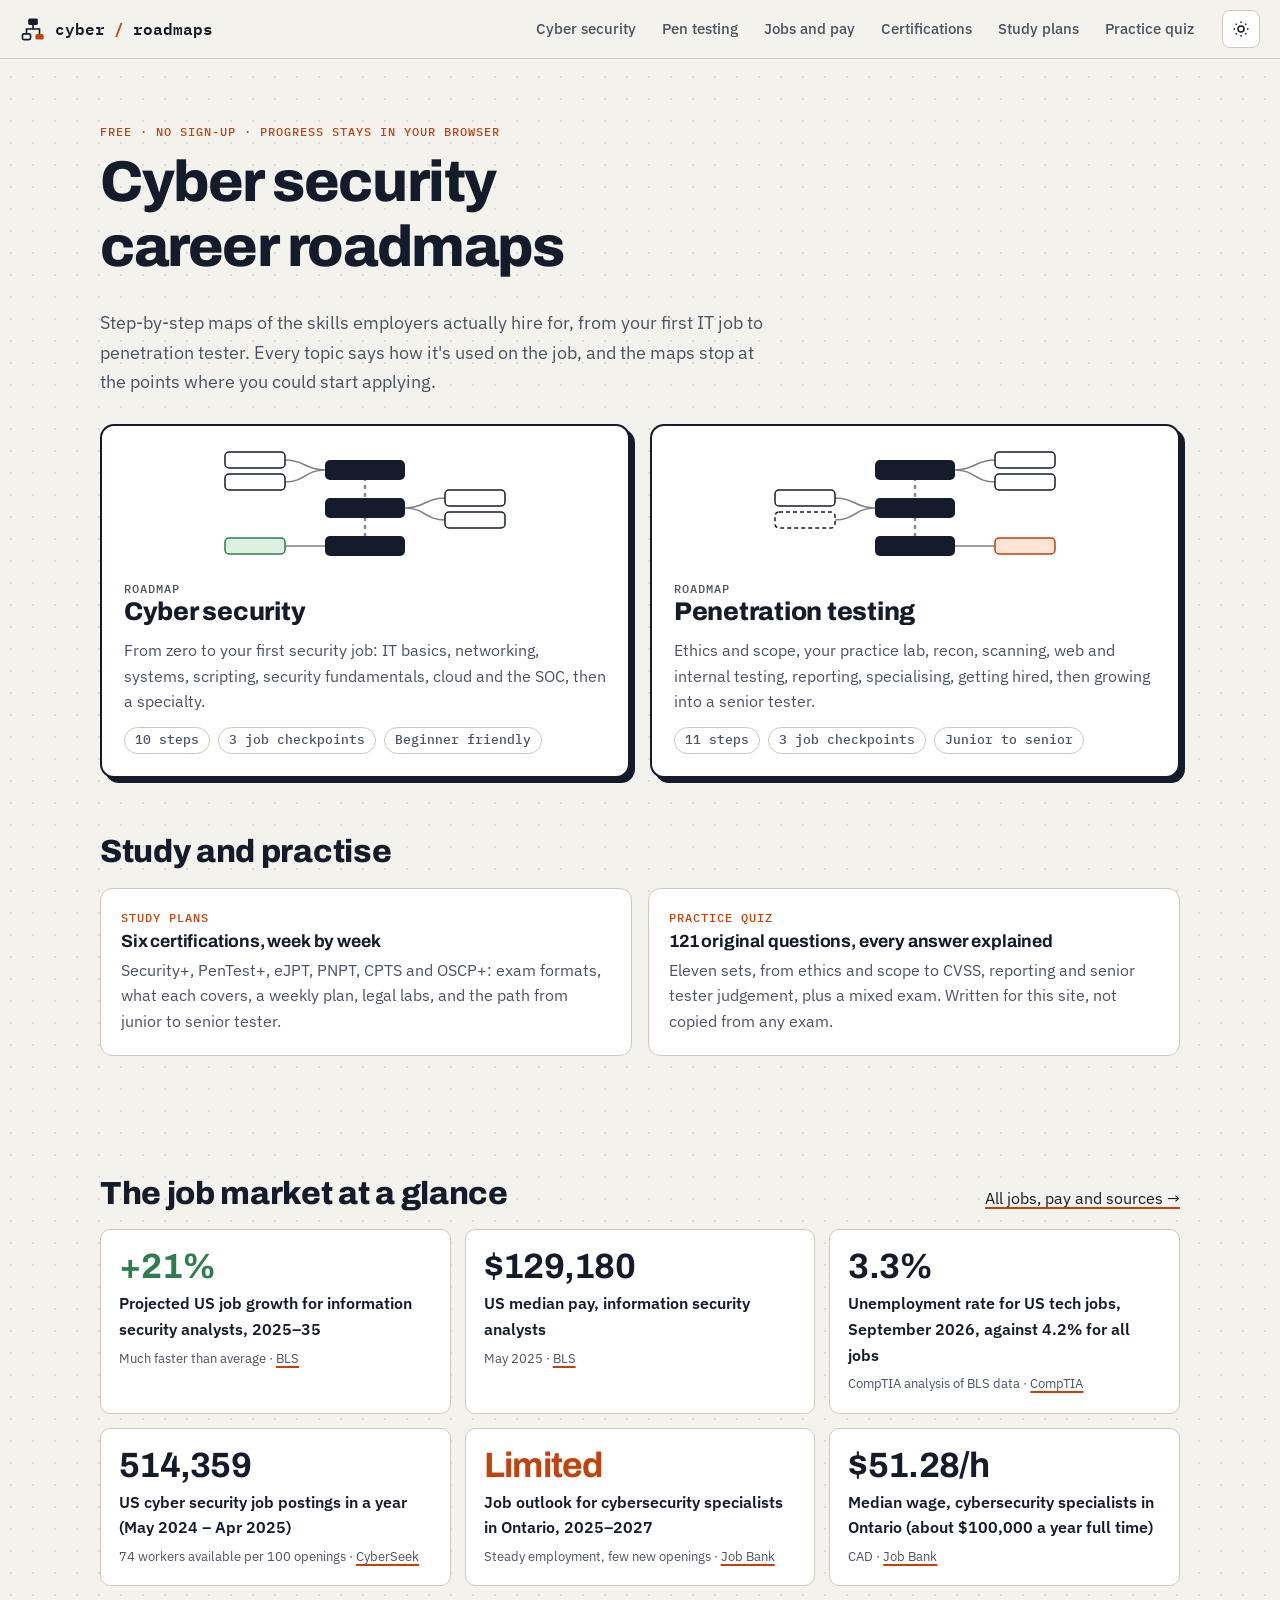
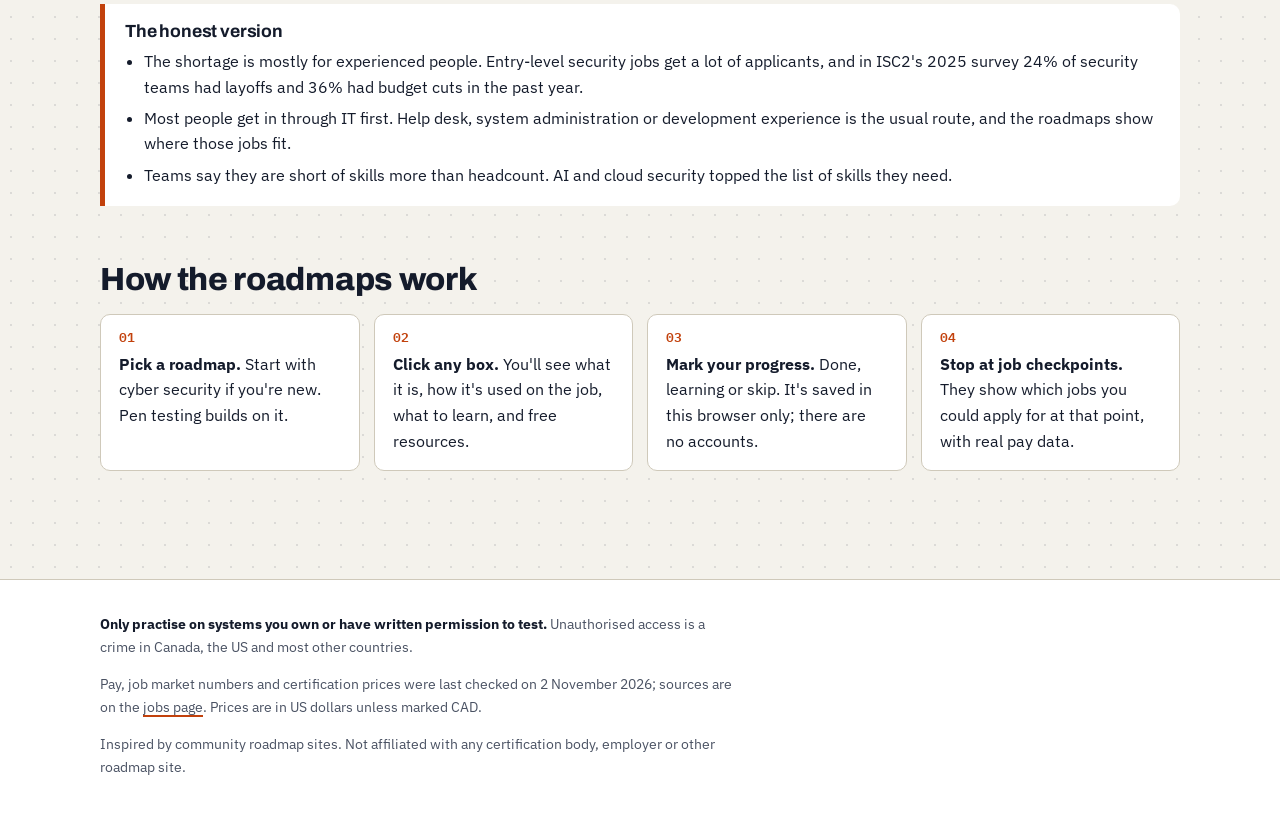
<file: index.html>
<!doctype html>
<html lang="en">
<head>
<meta charset="utf-8">
<meta name="viewport" content="width=device-width, initial-scale=1">
<title>Cyber Security Career Roadmaps</title>
<meta name="description" content="Free, interactive roadmaps for a career in cyber security and penetration testing: the skills employers hire for, job checkpoints, real pay and job market data, and the certifications worth getting.">
<meta name="color-scheme" content="light dark">
<link rel="icon" href="data:image/svg+xml,%3Csvg xmlns='http://www.w3.org/2000/svg' viewBox='0 0 32 32'%3E%3Crect width='32' height='32' rx='6' fill='%23141b2b'/%3E%3Crect x='10' y='5' width='12' height='7' rx='2' fill='%23f4f2ec'/%3E%3Cpath d='M16 12v5M8 23v-6h16v6' fill='none' stroke='%23f4f2ec' stroke-width='2'/%3E%3Crect x='3' y='22' width='10' height='6' rx='2' fill='none' stroke='%23f4f2ec' stroke-width='2'/%3E%3Crect x='19' y='22' width='10' height='6' rx='2' fill='%23ff8a57'/%3E%3C/svg%3E">
<link rel="preconnect" href="https://fonts.googleapis.com">
<link rel="preconnect" href="https://fonts.gstatic.com" crossorigin>
<link rel="stylesheet" href="https://fonts.googleapis.com/css2?family=Archivo:wght@600;700;800&family=IBM+Plex+Mono:wght@400;500;600&family=IBM+Plex+Sans:ital,wght@0,400;0,500;0,600;1,400&display=swap">
<link rel="stylesheet" href="styles.css">
<script>try { var t = localStorage.getItem("cyber-roadmaps:theme"); if (t) document.documentElement.dataset.theme = t; } catch (e) {}</script>
</head>
<body>
<a class="skip" href="#main">Skip to content</a>

<header class="site-head">
  <a class="brand" href="index.html">
    <svg viewBox="0 0 32 32" aria-hidden="true"><rect x="10" y="3" width="12" height="8" rx="2" fill="currentColor"/><path d="M16 11v5M8 22v-6h16v6" fill="none" stroke="currentColor" stroke-width="2"/><rect x="3" y="22" width="10" height="7" rx="2" fill="none" stroke="currentColor" stroke-width="2"/><rect x="19" y="22" width="10" height="7" rx="2" style="fill: var(--accent)"/></svg>
    cyber<span>/</span>roadmaps
  </a>
  <nav class="site-nav" aria-label="Main">
    <a href="cyber-security.html">Cyber security</a>
    <a href="penetration-testing.html">Pen testing</a>
    <a href="jobs.html">Jobs and pay</a>
    <a href="certifications.html">Certifications</a>
    <a href="study.html">Study plans</a>
    <a href="practice.html">Practice quiz</a>
  </nav>
  <button type="button" class="theme-toggle" id="theme-toggle" aria-label="Switch theme">
    <svg class="sun" viewBox="0 0 24 24" fill="none" stroke="currentColor" stroke-width="2" aria-hidden="true"><circle cx="12" cy="12" r="4"/><path d="M12 2v2M12 20v2M4.9 4.9l1.4 1.4M17.7 17.7l1.4 1.4M2 12h2M20 12h2M4.9 19.1l1.4-1.4M17.7 6.3l1.4-1.4"/></svg>
    <svg class="moon" viewBox="0 0 24 24" fill="none" stroke="currentColor" stroke-width="2" aria-hidden="true"><path d="M21 12.8A9 9 0 1 1 11.2 3a7 7 0 0 0 9.8 9.8z"/></svg>
  </button>
</header>

<main id="main">
  <section class="wrap hero">
    <p class="kicker">Free · no sign-up · progress stays in your browser</p>
    <h1>Cyber security career roadmaps</h1>
    <p class="lede">Step-by-step maps of the skills employers actually hire for, from your first IT job to penetration tester. Every topic says how it's used on the job, and the maps stop at the points where you could start applying.</p>

    <div class="road-cards">
      <a class="road-card" href="cyber-security.html">
        <svg class="mini" viewBox="0 0 320 120" aria-hidden="true">
          <path d="M160 14V106" stroke="currentColor" stroke-width="2.5" stroke-dasharray="2 6" stroke-linecap="round" opacity=".5"/>
          <path d="M120 22C100 22 100 12 80 12M120 22C100 22 100 34 80 34M200 60C220 60 220 50 240 50M200 60C220 60 220 72 240 72M120 98C100 98 100 98 80 98" fill="none" stroke="currentColor" stroke-width="1.5" opacity=".55"/>
          <rect x="120" y="12" width="80" height="20" rx="5" fill="currentColor"/>
          <rect x="120" y="50" width="80" height="20" rx="5" fill="currentColor"/>
          <rect x="120" y="88" width="80" height="20" rx="5" fill="currentColor"/>
          <rect x="20" y="4" width="60" height="16" rx="4" fill="none" stroke="currentColor" stroke-width="1.5"/>
          <rect x="20" y="26" width="60" height="16" rx="4" fill="none" stroke="currentColor" stroke-width="1.5"/>
          <rect x="240" y="42" width="60" height="16" rx="4" fill="none" stroke="currentColor" stroke-width="1.5"/>
          <rect x="240" y="64" width="60" height="16" rx="4" fill="none" stroke="currentColor" stroke-width="1.5"/>
          <rect x="20" y="90" width="60" height="16" rx="4" style="fill: var(--done-soft); stroke: var(--done)" stroke-width="1.5"/>
        </svg>
        <div>
          <p class="kicker">Roadmap</p>
          <h2>Cyber security</h2>
        </div>
        <p>From zero to your first security job: IT basics, networking, systems, scripting, security fundamentals, cloud and the SOC, then a specialty.</p>
        <div class="meta"><span>10 steps</span><span>3 job checkpoints</span><span>Beginner friendly</span></div>
      </a>

      <a class="road-card" href="penetration-testing.html">
        <svg class="mini" viewBox="0 0 320 120" aria-hidden="true">
          <path d="M160 14V106" stroke="currentColor" stroke-width="2.5" stroke-dasharray="2 6" stroke-linecap="round" opacity=".5"/>
          <path d="M200 22C220 22 220 12 240 12M200 22C220 22 220 34 240 34M120 60C100 60 100 50 80 50M120 60C100 60 100 72 80 72M200 98C220 98 220 98 240 98" fill="none" stroke="currentColor" stroke-width="1.5" opacity=".55"/>
          <rect x="120" y="12" width="80" height="20" rx="5" fill="currentColor"/>
          <rect x="120" y="50" width="80" height="20" rx="5" fill="currentColor"/>
          <rect x="120" y="88" width="80" height="20" rx="5" fill="currentColor"/>
          <rect x="240" y="4" width="60" height="16" rx="4" fill="none" stroke="currentColor" stroke-width="1.5"/>
          <rect x="240" y="26" width="60" height="16" rx="4" fill="none" stroke="currentColor" stroke-width="1.5"/>
          <rect x="20" y="42" width="60" height="16" rx="4" fill="none" stroke="currentColor" stroke-width="1.5"/>
          <rect x="20" y="64" width="60" height="16" rx="4" fill="none" stroke="currentColor" stroke-width="1.5" stroke-dasharray="4 3"/>
          <rect x="240" y="90" width="60" height="16" rx="4" style="fill: var(--accent-soft); stroke: var(--accent)" stroke-width="1.5"/>
        </svg>
        <div>
          <p class="kicker">Roadmap</p>
          <h2>Penetration testing</h2>
        </div>
        <p>Ethics and scope, your practice lab, recon, scanning, web and internal testing, reporting, specialising, getting hired, then growing into a senior tester.</p>
        <div class="meta"><span>11 steps</span><span>3 job checkpoints</span><span>Junior to senior</span></div>
      </a>
    </div>

    <div class="section-head"><h2>Study and practise</h2></div>
    <div class="split study-links">
      <a class="panel" href="study.html">
        <p class="kicker">Study plans</p>
        <h3>Six certifications, week by week</h3>
        <p class="muted">Security+, PenTest+, eJPT, PNPT, CPTS and OSCP+: exam formats, what each covers, a weekly plan, legal labs, and the path from junior to senior tester.</p>
      </a>
      <a class="panel" href="practice.html">
        <p class="kicker">Practice quiz</p>
        <h3>121 original questions, every answer explained</h3>
        <p class="muted">Eleven sets, from ethics and scope to CVSS, reporting and senior tester judgement, plus a mixed exam. Written for this site, not copied from any exam.</p>
      </a>
    </div>
  </section>

  <section class="wrap section" aria-labelledby="market-title">
    <div class="section-head">
      <h2 id="market-title">The job market at a glance</h2>
      <a href="jobs.html">All jobs, pay and sources →</a>
    </div>
    <div class="stats">
      <div class="stat">
        <span class="num good">+21%</span>
        <span class="label">Projected US job growth for information security analysts, 2025–35</span>
        <span class="src">Much faster than average · <a href="https://www.bls.gov/ooh/computer-and-information-technology/information-security-analysts.htm">BLS</a></span>
      </div>
      <div class="stat">
        <span class="num">$129,180</span>
        <span class="label">US median pay, information security analysts</span>
        <span class="src">May 2025 · <a href="https://www.bls.gov/ooh/computer-and-information-technology/information-security-analysts.htm">BLS</a></span>
      </div>
      <div class="stat">
        <span class="num">3.3%</span>
        <span class="label">Unemployment rate for US tech jobs, September 2026, against 4.2% for all jobs</span>
        <span class="src">CompTIA analysis of BLS data · <a href="https://www.comptia.org/en-us/about-us/news/press-releases/Employer-demand-for-tech-talent-reaches-three-year-high-CompTIA-analysis-finds/">CompTIA</a></span>
      </div>
      <div class="stat">
        <span class="num">514,359</span>
        <span class="label">US cyber security job postings in a year (May 2024 – Apr 2025)</span>
        <span class="src">74 workers available per 100 openings · <a href="https://www.cyberseek.org/docs/06-02-2025_CyberSeek_June_2025.pdf">CyberSeek</a></span>
      </div>
      <div class="stat">
        <span class="num warn">Limited</span>
        <span class="label">Job outlook for cybersecurity specialists in Ontario, 2025–2027</span>
        <span class="src">Steady employment, few new openings · <a href="https://www.jobbank.gc.ca/marketreport/outlook-occupation/297999/ON">Job Bank</a></span>
      </div>
      <div class="stat">
        <span class="num">$51.28/h</span>
        <span class="label">Median wage, cybersecurity specialists in Ontario (about $100,000 a year full time)</span>
        <span class="src">CAD · <a href="https://www.jobbank.gc.ca/marketreport/wages-occupation/297999/ON">Job Bank</a></span>
      </div>
    </div>

    <div class="honest">
      <h3>The honest version</h3>
      <ul>
        <li>The shortage is mostly for experienced people. Entry-level security jobs get a lot of applicants, and in ISC2's 2025 survey 24% of security teams had layoffs and 36% had budget cuts in the past year.</li>
        <li>Most people get in through IT first. Help desk, system administration or development experience is the usual route, and the roadmaps show where those jobs fit.</li>
        <li>Teams say they are short of skills more than headcount. AI and cloud security topped the list of skills they need.</li>
      </ul>
    </div>
  </section>

  <section class="wrap section" aria-labelledby="how-title">
    <h2 id="how-title">How the roadmaps work</h2>
    <ol class="how">
      <li><b>Pick a roadmap.</b> Start with cyber security if you're new. Pen testing builds on it.</li>
      <li><b>Click any box.</b> You'll see what it is, how it's used on the job, what to learn, and free resources.</li>
      <li><b>Mark your progress.</b> Done, learning or skip. It's saved in this browser only; there are no accounts.</li>
      <li><b>Stop at job checkpoints.</b> They show which jobs you could apply for at that point, with real pay data.</li>
    </ol>
  </section>
</main>

<footer class="site-foot">
  <div class="wrap">
    <p><strong>Only practise on systems you own or have written permission to test.</strong> Unauthorised access is a crime in Canada, the US and most other countries.</p>
    <p>Pay, job market numbers and certification prices were last checked on 2 November 2026; sources are on the <a href="jobs.html#sources">jobs page</a>. Prices are in US dollars unless marked CAD.</p>
    <p>Inspired by community roadmap sites. Not affiliated with any certification body, employer or other roadmap site.</p>
  </div>
</footer>

<script src="app.js"></script>
</body>
</html>
</file>
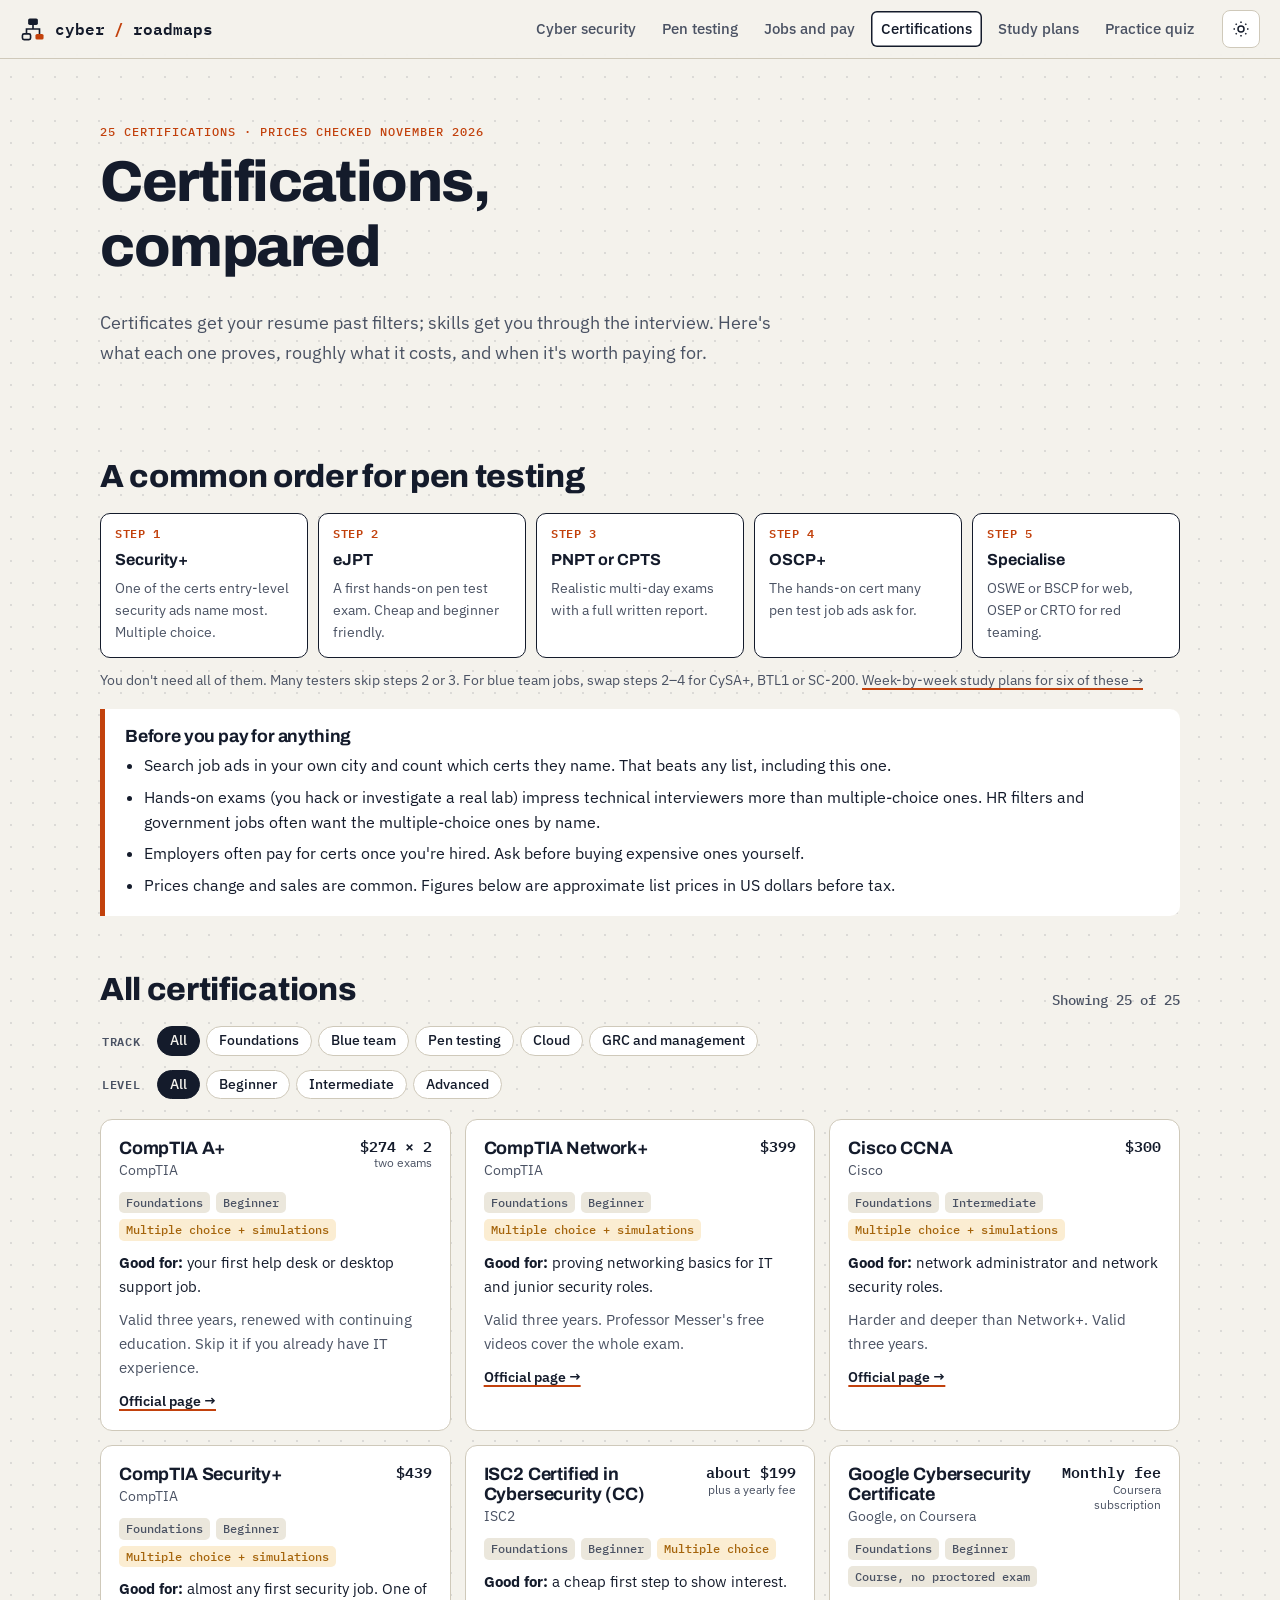
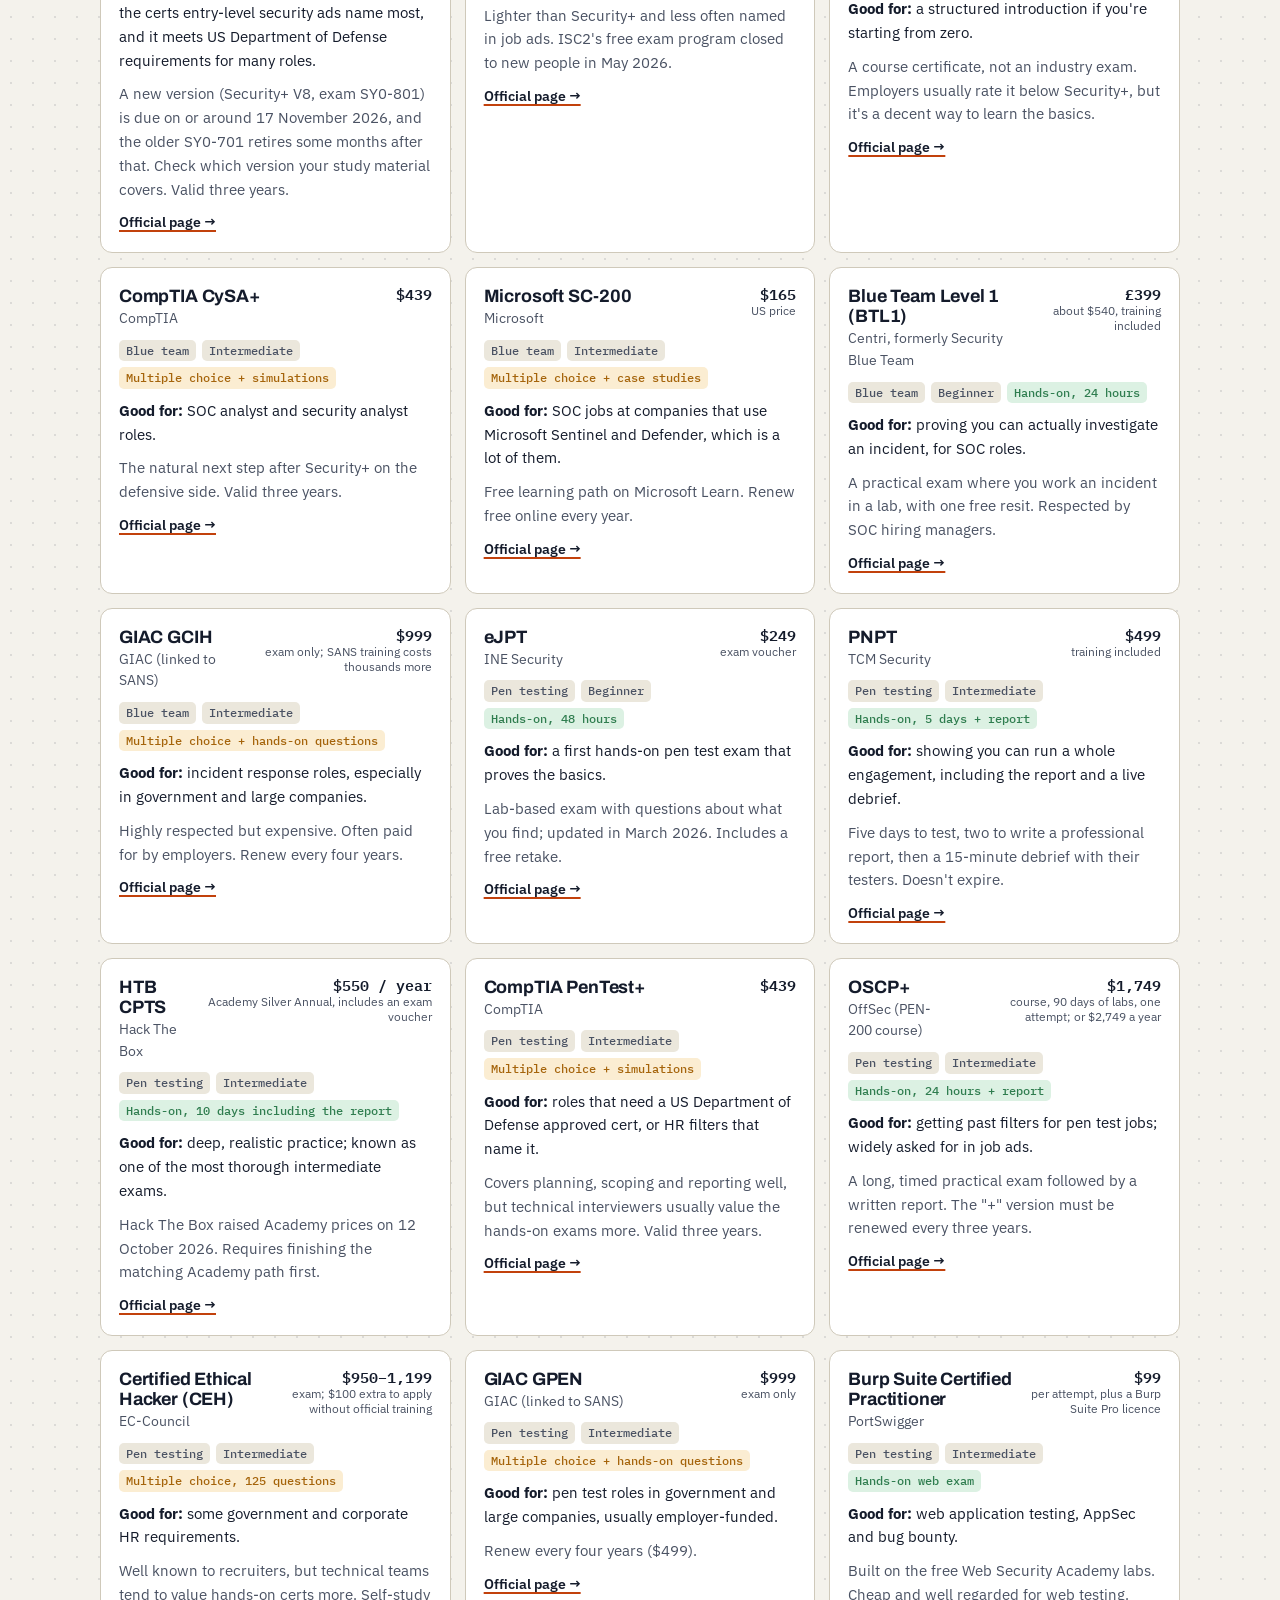
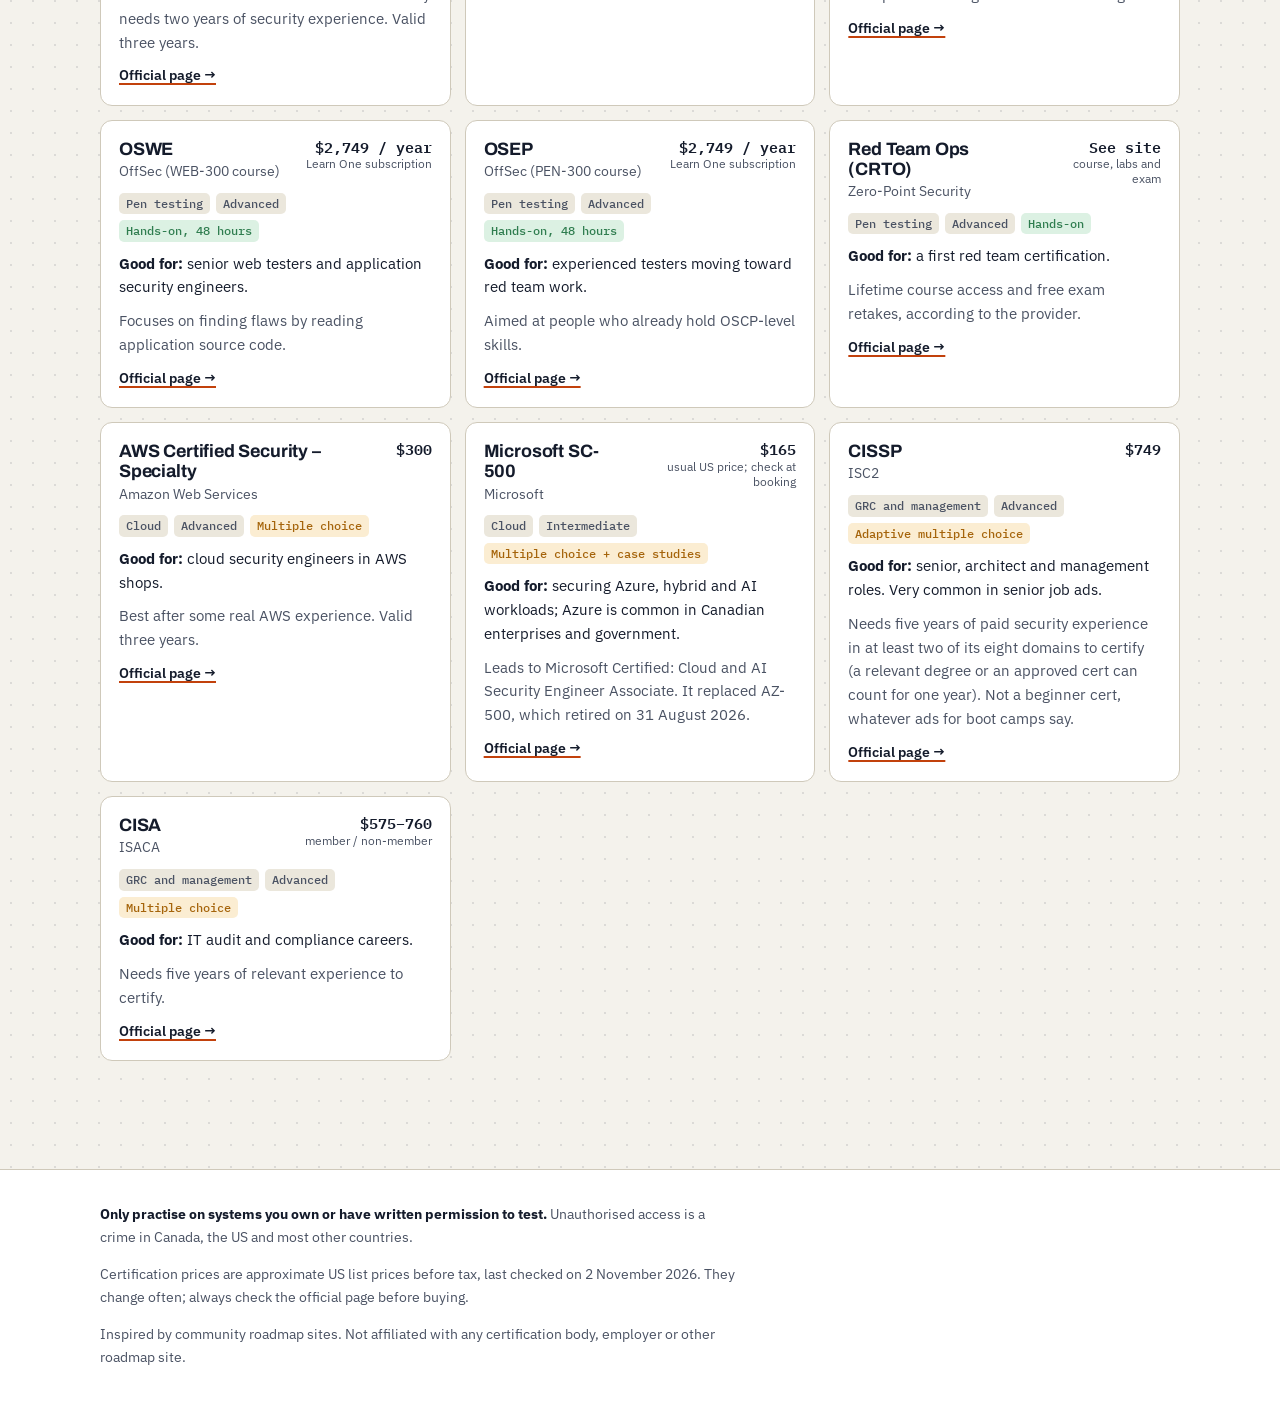
<file: certifications.html>
<!doctype html>
<html lang="en">
<head>
<meta charset="utf-8">
<meta name="viewport" content="width=device-width, initial-scale=1">
<title>Cyber Security Certifications Compared</title>
<meta name="description" content="Cyber security and penetration testing certifications compared: who runs each one, hands-on or multiple choice, approximate cost, what jobs it helps with, and a sensible order to take them.">
<meta name="color-scheme" content="light dark">
<link rel="icon" href="data:image/svg+xml,%3Csvg xmlns='http://www.w3.org/2000/svg' viewBox='0 0 32 32'%3E%3Crect width='32' height='32' rx='6' fill='%23141b2b'/%3E%3Crect x='10' y='5' width='12' height='7' rx='2' fill='%23f4f2ec'/%3E%3Cpath d='M16 12v5M8 23v-6h16v6' fill='none' stroke='%23f4f2ec' stroke-width='2'/%3E%3Crect x='3' y='22' width='10' height='6' rx='2' fill='none' stroke='%23f4f2ec' stroke-width='2'/%3E%3Crect x='19' y='22' width='10' height='6' rx='2' fill='%23ff8a57'/%3E%3C/svg%3E">
<link rel="preconnect" href="https://fonts.googleapis.com">
<link rel="preconnect" href="https://fonts.gstatic.com" crossorigin>
<link rel="stylesheet" href="https://fonts.googleapis.com/css2?family=Archivo:wght@600;700;800&family=IBM+Plex+Mono:wght@400;500;600&family=IBM+Plex+Sans:ital,wght@0,400;0,500;0,600;1,400&display=swap">
<link rel="stylesheet" href="styles.css">
<script>try { var t = localStorage.getItem("cyber-roadmaps:theme"); if (t) document.documentElement.dataset.theme = t; } catch (e) {}</script>
</head>
<body>
<a class="skip" href="#main">Skip to content</a>

<header class="site-head">
  <a class="brand" href="index.html">
    <svg viewBox="0 0 32 32" aria-hidden="true"><rect x="10" y="3" width="12" height="8" rx="2" fill="currentColor"/><path d="M16 11v5M8 22v-6h16v6" fill="none" stroke="currentColor" stroke-width="2"/><rect x="3" y="22" width="10" height="7" rx="2" fill="none" stroke="currentColor" stroke-width="2"/><rect x="19" y="22" width="10" height="7" rx="2" style="fill: var(--accent)"/></svg>
    cyber<span>/</span>roadmaps
  </a>
  <nav class="site-nav" aria-label="Main">
    <a href="cyber-security.html">Cyber security</a>
    <a href="penetration-testing.html">Pen testing</a>
    <a href="jobs.html">Jobs and pay</a>
    <a href="certifications.html" aria-current="page">Certifications</a>
    <a href="study.html">Study plans</a>
    <a href="practice.html">Practice quiz</a>
  </nav>
  <button type="button" class="theme-toggle" id="theme-toggle" aria-label="Switch theme">
    <svg class="sun" viewBox="0 0 24 24" fill="none" stroke="currentColor" stroke-width="2" aria-hidden="true"><circle cx="12" cy="12" r="4"/><path d="M12 2v2M12 20v2M4.9 4.9l1.4 1.4M17.7 17.7l1.4 1.4M2 12h2M20 12h2M4.9 19.1l1.4-1.4M17.7 6.3l1.4-1.4"/></svg>
    <svg class="moon" viewBox="0 0 24 24" fill="none" stroke="currentColor" stroke-width="2" aria-hidden="true"><path d="M21 12.8A9 9 0 1 1 11.2 3a7 7 0 0 0 9.8 9.8z"/></svg>
  </button>
</header>

<main id="main">
  <section class="wrap hero">
    <p class="kicker">25 certifications · prices checked November 2026</p>
    <h1>Certifications, compared</h1>
    <p class="lede">Certificates get your resume past filters; skills get you through the interview. Here's what each one proves, roughly what it costs, and when it's worth paying for.</p>
  </section>

  <section class="wrap section" aria-labelledby="ladder">
    <div class="section-head"><h2 id="ladder">A common order for pen testing</h2></div>
    <ol class="cert-ladder">
      <li><b>Security+</b><p>One of the certs entry-level security ads name most. Multiple choice.</p></li>
      <li><b>eJPT</b><p>A first hands-on pen test exam. Cheap and beginner friendly.</p></li>
      <li><b>PNPT or CPTS</b><p>Realistic multi-day exams with a full written report.</p></li>
      <li><b>OSCP+</b><p>The hands-on cert many pen test job ads ask for.</p></li>
      <li><b>Specialise</b><p>OSWE or BSCP for web, OSEP or CRTO for red teaming.</p></li>
    </ol>
    <p class="rm-note">You don't need all of them. Many testers skip steps 2 or 3. For blue team jobs, swap steps 2–4 for CySA+, BTL1 or SC-200. <a href="study.html">Week-by-week study plans for six of these →</a></p>

    <div class="honest">
      <h3>Before you pay for anything</h3>
      <ul>
        <li>Search job ads in your own city and count which certs they name. That beats any list, including this one.</li>
        <li>Hands-on exams (you hack or investigate a real lab) impress technical interviewers more than multiple-choice ones. HR filters and government jobs often want the multiple-choice ones by name.</li>
        <li>Employers often pay for certs once you're hired. Ask before buying expensive ones yourself.</li>
        <li>Prices change and sales are common. Figures below are approximate list prices in US dollars before tax.</li>
      </ul>
    </div>
  </section>

  <section class="wrap section" aria-labelledby="all">
    <div class="section-head"><h2 id="all">All certifications</h2><p class="filter-count" id="cert-count" aria-live="polite"></p></div>

    <div class="filters" id="cert-filters" hidden>
      <fieldset>
        <legend>Track</legend>
        <button type="button" data-filter="track" data-value="all" aria-pressed="true">All</button>
        <button type="button" data-filter="track" data-value="foundations" aria-pressed="false">Foundations</button>
        <button type="button" data-filter="track" data-value="blue" aria-pressed="false">Blue team</button>
        <button type="button" data-filter="track" data-value="pentest" aria-pressed="false">Pen testing</button>
        <button type="button" data-filter="track" data-value="cloud" aria-pressed="false">Cloud</button>
        <button type="button" data-filter="track" data-value="grc" aria-pressed="false">GRC and management</button>
      </fieldset>
      <fieldset>
        <legend>Level</legend>
        <button type="button" data-filter="level" data-value="all" aria-pressed="true">All</button>
        <button type="button" data-filter="level" data-value="beginner" aria-pressed="false">Beginner</button>
        <button type="button" data-filter="level" data-value="intermediate" aria-pressed="false">Intermediate</button>
        <button type="button" data-filter="level" data-value="advanced" aria-pressed="false">Advanced</button>
      </fieldset>
    </div>

    <div class="cert-grid">

      <article class="cert" id="aplus" data-track="foundations" data-level="beginner">
        <div class="cert-top"><div><h3>CompTIA A+</h3><p class="by">CompTIA</p></div><p class="cost">$274 × 2<small>two exams</small></p></div>
        <div class="tags"><span>Foundations</span><span>Beginner</span><span class="mcq">Multiple choice + simulations</span></div>
        <p><b>Good for:</b> your first help desk or desktop support job.</p>
        <p class="muted">Valid three years, renewed with continuing education. Skip it if you already have IT experience.</p>
        <a class="more" href="https://www.comptia.org/en-us/certifications/a/">Official page →</a>
      </article>

      <article class="cert" id="netplus" data-track="foundations" data-level="beginner">
        <div class="cert-top"><div><h3>CompTIA Network+</h3><p class="by">CompTIA</p></div><p class="cost">$399</p></div>
        <div class="tags"><span>Foundations</span><span>Beginner</span><span class="mcq">Multiple choice + simulations</span></div>
        <p><b>Good for:</b> proving networking basics for IT and junior security roles.</p>
        <p class="muted">Valid three years. Professor Messer's free videos cover the whole exam.</p>
        <a class="more" href="https://www.comptia.org/en-us/certifications/network/">Official page →</a>
      </article>

      <article class="cert" id="ccna" data-track="foundations" data-level="intermediate">
        <div class="cert-top"><div><h3>Cisco CCNA</h3><p class="by">Cisco</p></div><p class="cost">$300</p></div>
        <div class="tags"><span>Foundations</span><span>Intermediate</span><span class="mcq">Multiple choice + simulations</span></div>
        <p><b>Good for:</b> network administrator and network security roles.</p>
        <p class="muted">Harder and deeper than Network+. Valid three years.</p>
        <a class="more" href="https://www.cisco.com/site/us/en/learn/training-certifications/certifications/enterprise/ccna/index.html">Official page →</a>
      </article>

      <article class="cert" id="secplus" data-track="foundations" data-level="beginner">
        <div class="cert-top"><div><h3>CompTIA Security+</h3><p class="by">CompTIA</p></div><p class="cost">$439</p></div>
        <div class="tags"><span>Foundations</span><span>Beginner</span><span class="mcq">Multiple choice + simulations</span></div>
        <p><b>Good for:</b> almost any first security job. One of the certs entry-level security ads name most, and it meets US Department of Defense requirements for many roles.</p>
        <p class="muted">A new version (Security+ V8, exam SY0-801) is due on or around 17 November 2026, and the older SY0-701 retires some months after that. Check which version your study material covers. Valid three years.</p>
        <a class="more" href="https://www.comptia.org/en-us/certifications/security/">Official page →</a>
      </article>

      <article class="cert" id="isc2cc" data-track="foundations" data-level="beginner">
        <div class="cert-top"><div><h3>ISC2 Certified in Cybersecurity (CC)</h3><p class="by">ISC2</p></div><p class="cost">about $199<small>plus a yearly fee</small></p></div>
        <div class="tags"><span>Foundations</span><span>Beginner</span><span class="mcq">Multiple choice</span></div>
        <p><b>Good for:</b> a cheap first step to show interest.</p>
        <p class="muted">Lighter than Security+ and less often named in job ads. ISC2's free exam program closed to new people in May 2026.</p>
        <a class="more" href="https://www.isc2.org/certifications/cc">Official page →</a>
      </article>

      <article class="cert" id="googlecert" data-track="foundations" data-level="beginner">
        <div class="cert-top"><div><h3>Google Cybersecurity Certificate</h3><p class="by">Google, on Coursera</p></div><p class="cost">Monthly fee<small>Coursera subscription</small></p></div>
        <div class="tags"><span>Foundations</span><span>Beginner</span><span>Course, no proctored exam</span></div>
        <p><b>Good for:</b> a structured introduction if you're starting from zero.</p>
        <p class="muted">A course certificate, not an industry exam. Employers usually rate it below Security+, but it's a decent way to learn the basics.</p>
        <a class="more" href="https://www.coursera.org/professional-certificates/google-cybersecurity">Official page →</a>
      </article>

      <article class="cert" id="cysa" data-track="blue" data-level="intermediate">
        <div class="cert-top"><div><h3>CompTIA CySA+</h3><p class="by">CompTIA</p></div><p class="cost">$439</p></div>
        <div class="tags"><span>Blue team</span><span>Intermediate</span><span class="mcq">Multiple choice + simulations</span></div>
        <p><b>Good for:</b> SOC analyst and security analyst roles.</p>
        <p class="muted">The natural next step after Security+ on the defensive side. Valid three years.</p>
        <a class="more" href="https://www.comptia.org/en-us/certifications/cybersecurity-analyst/">Official page →</a>
      </article>

      <article class="cert" id="sc200" data-track="blue cloud" data-level="intermediate">
        <div class="cert-top"><div><h3>Microsoft SC-200</h3><p class="by">Microsoft</p></div><p class="cost">$165<small>US price</small></p></div>
        <div class="tags"><span>Blue team</span><span>Intermediate</span><span class="mcq">Multiple choice + case studies</span></div>
        <p><b>Good for:</b> SOC jobs at companies that use Microsoft Sentinel and Defender, which is a lot of them.</p>
        <p class="muted">Free learning path on Microsoft Learn. Renew free online every year.</p>
        <a class="more" href="https://learn.microsoft.com/en-us/credentials/certifications/security-operations-analyst/">Official page →</a>
      </article>

      <article class="cert" id="btl1" data-track="blue" data-level="beginner">
        <div class="cert-top"><div><h3>Blue Team Level 1 (BTL1)</h3><p class="by">Centri, formerly Security Blue Team</p></div><p class="cost">£399<small>about $540, training included</small></p></div>
        <div class="tags"><span>Blue team</span><span>Beginner</span><span class="hands">Hands-on, 24 hours</span></div>
        <p><b>Good for:</b> proving you can actually investigate an incident, for SOC roles.</p>
        <p class="muted">A practical exam where you work an incident in a lab, with one free resit. Respected by SOC hiring managers.</p>
        <a class="more" href="https://www.centri.org/certifications/blue-team-level-1">Official page →</a>
      </article>

      <article class="cert" id="gcih" data-track="blue" data-level="intermediate">
        <div class="cert-top"><div><h3>GIAC GCIH</h3><p class="by">GIAC (linked to SANS)</p></div><p class="cost">$999<small>exam only; SANS training costs thousands more</small></p></div>
        <div class="tags"><span>Blue team</span><span>Intermediate</span><span class="mcq">Multiple choice + hands-on questions</span></div>
        <p><b>Good for:</b> incident response roles, especially in government and large companies.</p>
        <p class="muted">Highly respected but expensive. Often paid for by employers. Renew every four years.</p>
        <a class="more" href="https://www.giac.org/certifications/certified-incident-handler-gcih/">Official page →</a>
      </article>

      <article class="cert" id="ejpt" data-track="pentest" data-level="beginner">
        <div class="cert-top"><div><h3>eJPT</h3><p class="by">INE Security</p></div><p class="cost">$249<small>exam voucher</small></p></div>
        <div class="tags"><span>Pen testing</span><span>Beginner</span><span class="hands">Hands-on, 48 hours</span></div>
        <p><b>Good for:</b> a first hands-on pen test exam that proves the basics.</p>
        <p class="muted">Lab-based exam with questions about what you find; updated in March 2026. Includes a free retake.</p>
        <a class="more" href="https://ine.com/security/certifications/ejpt-certification">Official page →</a>
      </article>

      <article class="cert" id="pnpt" data-track="pentest" data-level="intermediate">
        <div class="cert-top"><div><h3>PNPT</h3><p class="by">TCM Security</p></div><p class="cost">$499<small>training included</small></p></div>
        <div class="tags"><span>Pen testing</span><span>Intermediate</span><span class="hands">Hands-on, 5 days + report</span></div>
        <p><b>Good for:</b> showing you can run a whole engagement, including the report and a live debrief.</p>
        <p class="muted">Five days to test, two to write a professional report, then a 15-minute debrief with their testers. Doesn't expire.</p>
        <a class="more" href="https://certifications.tcm-sec.com/pnpt/">Official page →</a>
      </article>

      <article class="cert" id="cpts" data-track="pentest" data-level="intermediate">
        <div class="cert-top"><div><h3>HTB CPTS</h3><p class="by">Hack The Box</p></div><p class="cost">$550 / year<small>Academy Silver Annual, includes an exam voucher</small></p></div>
        <div class="tags"><span>Pen testing</span><span>Intermediate</span><span class="hands">Hands-on, 10 days including the report</span></div>
        <p><b>Good for:</b> deep, realistic practice; known as one of the most thorough intermediate exams.</p>
        <p class="muted">Hack The Box raised Academy prices on 12 October 2026. Requires finishing the matching Academy path first.</p>
        <a class="more" href="https://academy.hackthebox.com/preview/certifications/htb-certified-penetration-testing-specialist">Official page →</a>
      </article>

      <article class="cert" id="pentestplus" data-track="pentest" data-level="intermediate">
        <div class="cert-top"><div><h3>CompTIA PenTest+</h3><p class="by">CompTIA</p></div><p class="cost">$439</p></div>
        <div class="tags"><span>Pen testing</span><span>Intermediate</span><span class="mcq">Multiple choice + simulations</span></div>
        <p><b>Good for:</b> roles that need a US Department of Defense approved cert, or HR filters that name it.</p>
        <p class="muted">Covers planning, scoping and reporting well, but technical interviewers usually value the hands-on exams more. Valid three years.</p>
        <a class="more" href="https://www.comptia.org/en-us/certifications/pentest/">Official page →</a>
      </article>

      <article class="cert" id="oscp" data-track="pentest" data-level="intermediate">
        <div class="cert-top"><div><h3>OSCP+</h3><p class="by">OffSec (PEN-200 course)</p></div><p class="cost">$1,749<small>course, 90 days of labs, one attempt; or $2,749 a year</small></p></div>
        <div class="tags"><span>Pen testing</span><span>Intermediate</span><span class="hands">Hands-on, 24 hours + report</span></div>
        <p><b>Good for:</b> getting past filters for pen test jobs; widely asked for in job ads.</p>
        <p class="muted">A long, timed practical exam followed by a written report. The "+" version must be renewed every three years.</p>
        <a class="more" href="https://www.offsec.com/courses/pen-200/">Official page →</a>
      </article>

      <article class="cert" id="ceh" data-track="pentest" data-level="intermediate">
        <div class="cert-top"><div><h3>Certified Ethical Hacker (CEH)</h3><p class="by">EC-Council</p></div><p class="cost">$950–1,199<small>exam; $100 extra to apply without official training</small></p></div>
        <div class="tags"><span>Pen testing</span><span>Intermediate</span><span class="mcq">Multiple choice, 125 questions</span></div>
        <p><b>Good for:</b> some government and corporate HR requirements.</p>
        <p class="muted">Well known to recruiters, but technical teams tend to value hands-on certs more. Self-study needs two years of security experience. Valid three years.</p>
        <a class="more" href="https://www.eccouncil.org/train-certify/certified-ethical-hacker-ceh/">Official page →</a>
      </article>

      <article class="cert" id="gpen" data-track="pentest" data-level="intermediate">
        <div class="cert-top"><div><h3>GIAC GPEN</h3><p class="by">GIAC (linked to SANS)</p></div><p class="cost">$999<small>exam only</small></p></div>
        <div class="tags"><span>Pen testing</span><span>Intermediate</span><span class="mcq">Multiple choice + hands-on questions</span></div>
        <p><b>Good for:</b> pen test roles in government and large companies, usually employer-funded.</p>
        <p class="muted">Renew every four years ($499).</p>
        <a class="more" href="https://www.giac.org/certifications/penetration-tester-gpen/">Official page →</a>
      </article>

      <article class="cert" id="bscp" data-track="pentest" data-level="intermediate">
        <div class="cert-top"><div><h3>Burp Suite Certified Practitioner</h3><p class="by">PortSwigger</p></div><p class="cost">$99<small>per attempt, plus a Burp Suite Pro licence</small></p></div>
        <div class="tags"><span>Pen testing</span><span>Intermediate</span><span class="hands">Hands-on web exam</span></div>
        <p><b>Good for:</b> web application testing, AppSec and bug bounty.</p>
        <p class="muted">Built on the free Web Security Academy labs. Cheap and well regarded for web testing.</p>
        <a class="more" href="https://portswigger.net/web-security/certification">Official page →</a>
      </article>

      <article class="cert" id="oswe" data-track="pentest" data-level="advanced">
        <div class="cert-top"><div><h3>OSWE</h3><p class="by">OffSec (WEB-300 course)</p></div><p class="cost">$2,749 / year<small>Learn One subscription</small></p></div>
        <div class="tags"><span>Pen testing</span><span>Advanced</span><span class="hands">Hands-on, 48 hours</span></div>
        <p><b>Good for:</b> senior web testers and application security engineers.</p>
        <p class="muted">Focuses on finding flaws by reading application source code.</p>
        <a class="more" href="https://www.offsec.com/courses/web-300/">Official page →</a>
      </article>

      <article class="cert" id="osep" data-track="pentest" data-level="advanced">
        <div class="cert-top"><div><h3>OSEP</h3><p class="by">OffSec (PEN-300 course)</p></div><p class="cost">$2,749 / year<small>Learn One subscription</small></p></div>
        <div class="tags"><span>Pen testing</span><span>Advanced</span><span class="hands">Hands-on, 48 hours</span></div>
        <p><b>Good for:</b> experienced testers moving toward red team work.</p>
        <p class="muted">Aimed at people who already hold OSCP-level skills.</p>
        <a class="more" href="https://www.offsec.com/courses/pen-300/">Official page →</a>
      </article>

      <article class="cert" id="crto" data-track="pentest" data-level="advanced">
        <div class="cert-top"><div><h3>Red Team Ops (CRTO)</h3><p class="by">Zero-Point Security</p></div><p class="cost">See site<small>course, labs and exam</small></p></div>
        <div class="tags"><span>Pen testing</span><span>Advanced</span><span class="hands">Hands-on</span></div>
        <p><b>Good for:</b> a first red team certification.</p>
        <p class="muted">Lifetime course access and free exam retakes, according to the provider.</p>
        <a class="more" href="https://www.zeropointsecurity.co.uk/course/red-team-ops">Official page →</a>
      </article>

      <article class="cert" id="awssec" data-track="cloud" data-level="advanced">
        <div class="cert-top"><div><h3>AWS Certified Security – Specialty</h3><p class="by">Amazon Web Services</p></div><p class="cost">$300</p></div>
        <div class="tags"><span>Cloud</span><span>Advanced</span><span class="mcq">Multiple choice</span></div>
        <p><b>Good for:</b> cloud security engineers in AWS shops.</p>
        <p class="muted">Best after some real AWS experience. Valid three years.</p>
        <a class="more" href="https://aws.amazon.com/certification/certified-security-specialty/">Official page →</a>
      </article>

      <article class="cert" id="sc500" data-track="cloud" data-level="intermediate">
        <div class="cert-top"><div><h3>Microsoft SC-500</h3><p class="by">Microsoft</p></div><p class="cost">$165<small>usual US price; check at booking</small></p></div>
        <div class="tags"><span>Cloud</span><span>Intermediate</span><span class="mcq">Multiple choice + case studies</span></div>
        <p><b>Good for:</b> securing Azure, hybrid and AI workloads; Azure is common in Canadian enterprises and government.</p>
        <p class="muted">Leads to Microsoft Certified: Cloud and AI Security Engineer Associate. It replaced AZ-500, which retired on 31 August 2026.</p>
        <a class="more" href="https://learn.microsoft.com/en-us/credentials/certifications/cloud-and-ai-security-engineer-associate/">Official page →</a>
      </article>

      <article class="cert" id="cissp" data-track="grc" data-level="advanced">
        <div class="cert-top"><div><h3>CISSP</h3><p class="by">ISC2</p></div><p class="cost">$749</p></div>
        <div class="tags"><span>GRC and management</span><span>Advanced</span><span class="mcq">Adaptive multiple choice</span></div>
        <p><b>Good for:</b> senior, architect and management roles. Very common in senior job ads.</p>
        <p class="muted">Needs five years of paid security experience in at least two of its eight domains to certify (a relevant degree or an approved cert can count for one year). Not a beginner cert, whatever ads for boot camps say.</p>
        <a class="more" href="https://www.isc2.org/certifications/cissp">Official page →</a>
      </article>

      <article class="cert" id="cisa" data-track="grc" data-level="advanced">
        <div class="cert-top"><div><h3>CISA</h3><p class="by">ISACA</p></div><p class="cost">$575–760<small>member / non-member</small></p></div>
        <div class="tags"><span>GRC and management</span><span>Advanced</span><span class="mcq">Multiple choice</span></div>
        <p><b>Good for:</b> IT audit and compliance careers.</p>
        <p class="muted">Needs five years of relevant experience to certify.</p>
        <a class="more" href="https://www.isaca.org/credentialing/cisa">Official page →</a>
      </article>
    </div>
  </section>
</main>

<footer class="site-foot">
  <div class="wrap">
    <p><strong>Only practise on systems you own or have written permission to test.</strong> Unauthorised access is a crime in Canada, the US and most other countries.</p>
    <p>Certification prices are approximate US list prices before tax, last checked on 2 November 2026. They change often; always check the official page before buying.</p>
    <p>Inspired by community roadmap sites. Not affiliated with any certification body, employer or other roadmap site.</p>
  </div>
</footer>

<script src="app.js"></script>
</body>
</html>
</file>
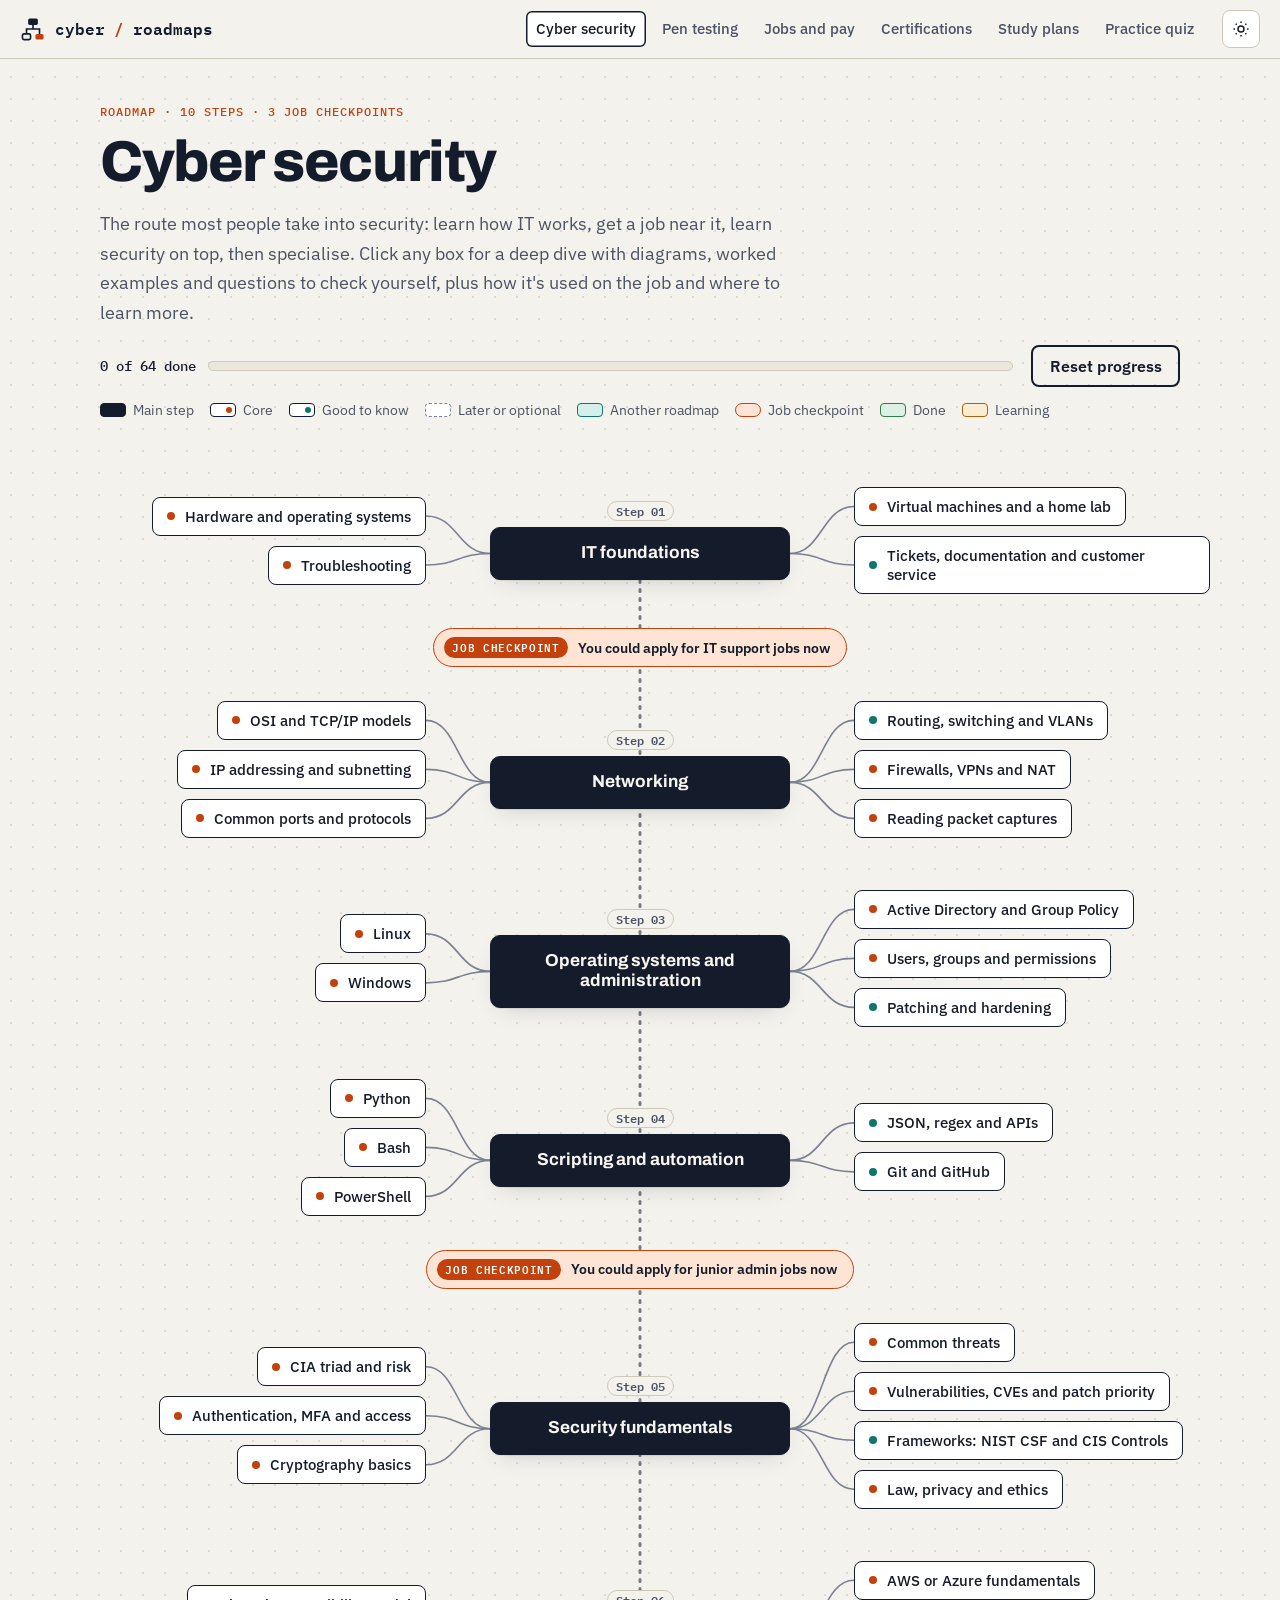
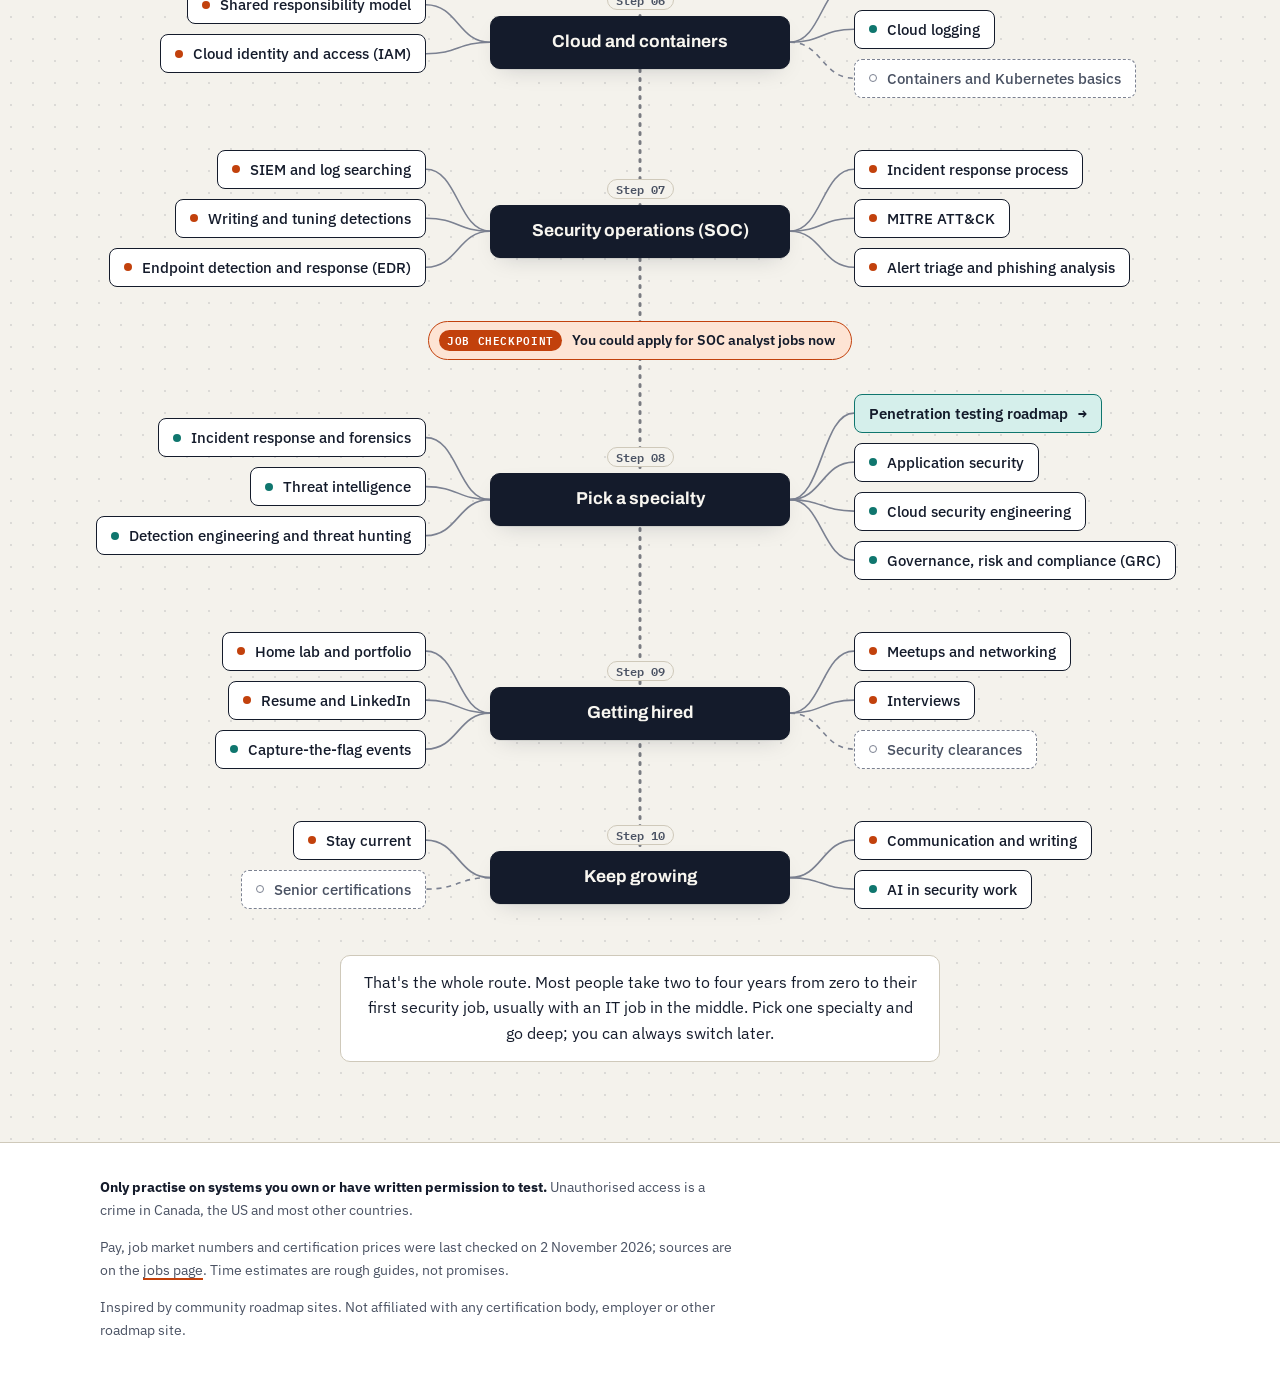
<file: cyber-security.html>
<!doctype html>
<html lang="en">
<head>
<meta charset="utf-8">
<meta name="viewport" content="width=device-width, initial-scale=1">
<title>Cyber Security Roadmap</title>
<meta name="description" content="An interactive cyber security roadmap: IT foundations, networking, systems, scripting, security fundamentals, cloud and the SOC, with job checkpoints and real pay data.">
<meta name="color-scheme" content="light dark">
<link rel="icon" href="data:image/svg+xml,%3Csvg xmlns='http://www.w3.org/2000/svg' viewBox='0 0 32 32'%3E%3Crect width='32' height='32' rx='6' fill='%23141b2b'/%3E%3Crect x='10' y='5' width='12' height='7' rx='2' fill='%23f4f2ec'/%3E%3Cpath d='M16 12v5M8 23v-6h16v6' fill='none' stroke='%23f4f2ec' stroke-width='2'/%3E%3Crect x='3' y='22' width='10' height='6' rx='2' fill='none' stroke='%23f4f2ec' stroke-width='2'/%3E%3Crect x='19' y='22' width='10' height='6' rx='2' fill='%23ff8a57'/%3E%3C/svg%3E">
<link rel="preconnect" href="https://fonts.googleapis.com">
<link rel="preconnect" href="https://fonts.gstatic.com" crossorigin>
<link rel="stylesheet" href="https://fonts.googleapis.com/css2?family=Archivo:wght@600;700;800&family=IBM+Plex+Mono:wght@400;500;600&family=IBM+Plex+Sans:ital,wght@0,400;0,500;0,600;1,400&display=swap">
<link rel="stylesheet" href="styles.css">
<script>try { var t = localStorage.getItem("cyber-roadmaps:theme"); if (t) document.documentElement.dataset.theme = t; } catch (e) {}</script>
</head>
<body>
<a class="skip" href="#roadmap">Skip to the roadmap</a>

<header class="site-head">
  <a class="brand" href="index.html">
    <svg viewBox="0 0 32 32" aria-hidden="true"><rect x="10" y="3" width="12" height="8" rx="2" fill="currentColor"/><path d="M16 11v5M8 22v-6h16v6" fill="none" stroke="currentColor" stroke-width="2"/><rect x="3" y="22" width="10" height="7" rx="2" fill="none" stroke="currentColor" stroke-width="2"/><rect x="19" y="22" width="10" height="7" rx="2" style="fill: var(--accent)"/></svg>
    cyber<span>/</span>roadmaps
  </a>
  <nav class="site-nav" aria-label="Main">
    <a href="cyber-security.html" aria-current="page">Cyber security</a>
    <a href="penetration-testing.html">Pen testing</a>
    <a href="jobs.html">Jobs and pay</a>
    <a href="certifications.html">Certifications</a>
    <a href="study.html">Study plans</a>
    <a href="practice.html">Practice quiz</a>
  </nav>
  <button type="button" class="theme-toggle" id="theme-toggle" aria-label="Switch theme">
    <svg class="sun" viewBox="0 0 24 24" fill="none" stroke="currentColor" stroke-width="2" aria-hidden="true"><circle cx="12" cy="12" r="4"/><path d="M12 2v2M12 20v2M4.9 4.9l1.4 1.4M17.7 17.7l1.4 1.4M2 12h2M20 12h2M4.9 19.1l1.4-1.4M17.7 6.3l1.4-1.4"/></svg>
    <svg class="moon" viewBox="0 0 24 24" fill="none" stroke="currentColor" stroke-width="2" aria-hidden="true"><path d="M21 12.8A9 9 0 1 1 11.2 3a7 7 0 0 0 9.8 9.8z"/></svg>
  </button>
</header>

<main id="main">
  <div class="wrap rm-head">
    <p class="kicker">Roadmap · 10 steps · 3 job checkpoints</p>
    <h1>Cyber security</h1>
    <p class="lede">The route most people take into security: learn how IT works, get a job near it, learn security on top, then specialise. Click any box for a deep dive with diagrams, worked examples and questions to check yourself, plus how it's used on the job and where to learn more.</p>

    <div class="rm-bar">
      <div class="progress">
        <p class="progress-text" id="progress-text">0 done</p>
        <div class="progress-track" id="progress-track" role="progressbar" aria-label="Topics done" aria-valuemin="0"><span class="progress-fill" id="progress-fill"></span></div>
      </div>
      <button type="button" class="button quiet" id="reset-progress">Reset progress</button>
    </div>

    <ul class="legend" aria-label="Key">
      <li><span class="sw main"></span>Main step</li>
      <li><span class="sw core"></span>Core</li>
      <li><span class="sw useful"></span>Good to know</li>
      <li><span class="sw later"></span>Later or optional</li>
      <li><span class="sw link"></span>Another roadmap</li>
      <li><span class="sw cp"></span>Job checkpoint</li>
      <li><span class="sw done"></span>Done</li>
      <li><span class="sw learning"></span>Learning</li>
    </ul>
  </div>

  <div class="rm" id="roadmap">
    <noscript><p>The interactive roadmap needs JavaScript. The <a href="jobs.html">jobs</a> and <a href="certifications.html">certifications</a> pages work without it.</p></noscript>
  </div>
</main>

<footer class="site-foot">
  <div class="wrap">
    <p><strong>Only practise on systems you own or have written permission to test.</strong> Unauthorised access is a crime in Canada, the US and most other countries.</p>
    <p>Pay, job market numbers and certification prices were last checked on 2 November 2026; sources are on the <a href="jobs.html#sources">jobs page</a>. Time estimates are rough guides, not promises.</p>
    <p>Inspired by community roadmap sites. Not affiliated with any certification body, employer or other roadmap site.</p>
  </div>
</footer>

<script src="app.js"></script>
<script src="data/shared.js"></script>
<script src="data/cyber-security.js"></script>
<script src="lesson.js"></script>
<script src="data/lessons/it-basics.js"></script>
<script src="data/lessons/networking.js"></script>
<script src="data/lessons/systems.js"></script>
<script src="data/lessons/scripting.js"></script>
<script src="data/lessons/sec-fund.js"></script>
<script src="data/lessons/cloud.js"></script>
<script src="data/lessons/soc.js"></script>
<script src="data/lessons/specialty.js"></script>
<script src="data/lessons/hired.js"></script>
<script src="data/lessons/growing.js"></script>
<script src="roadmap.js"></script>
</body>
</html>
</file>
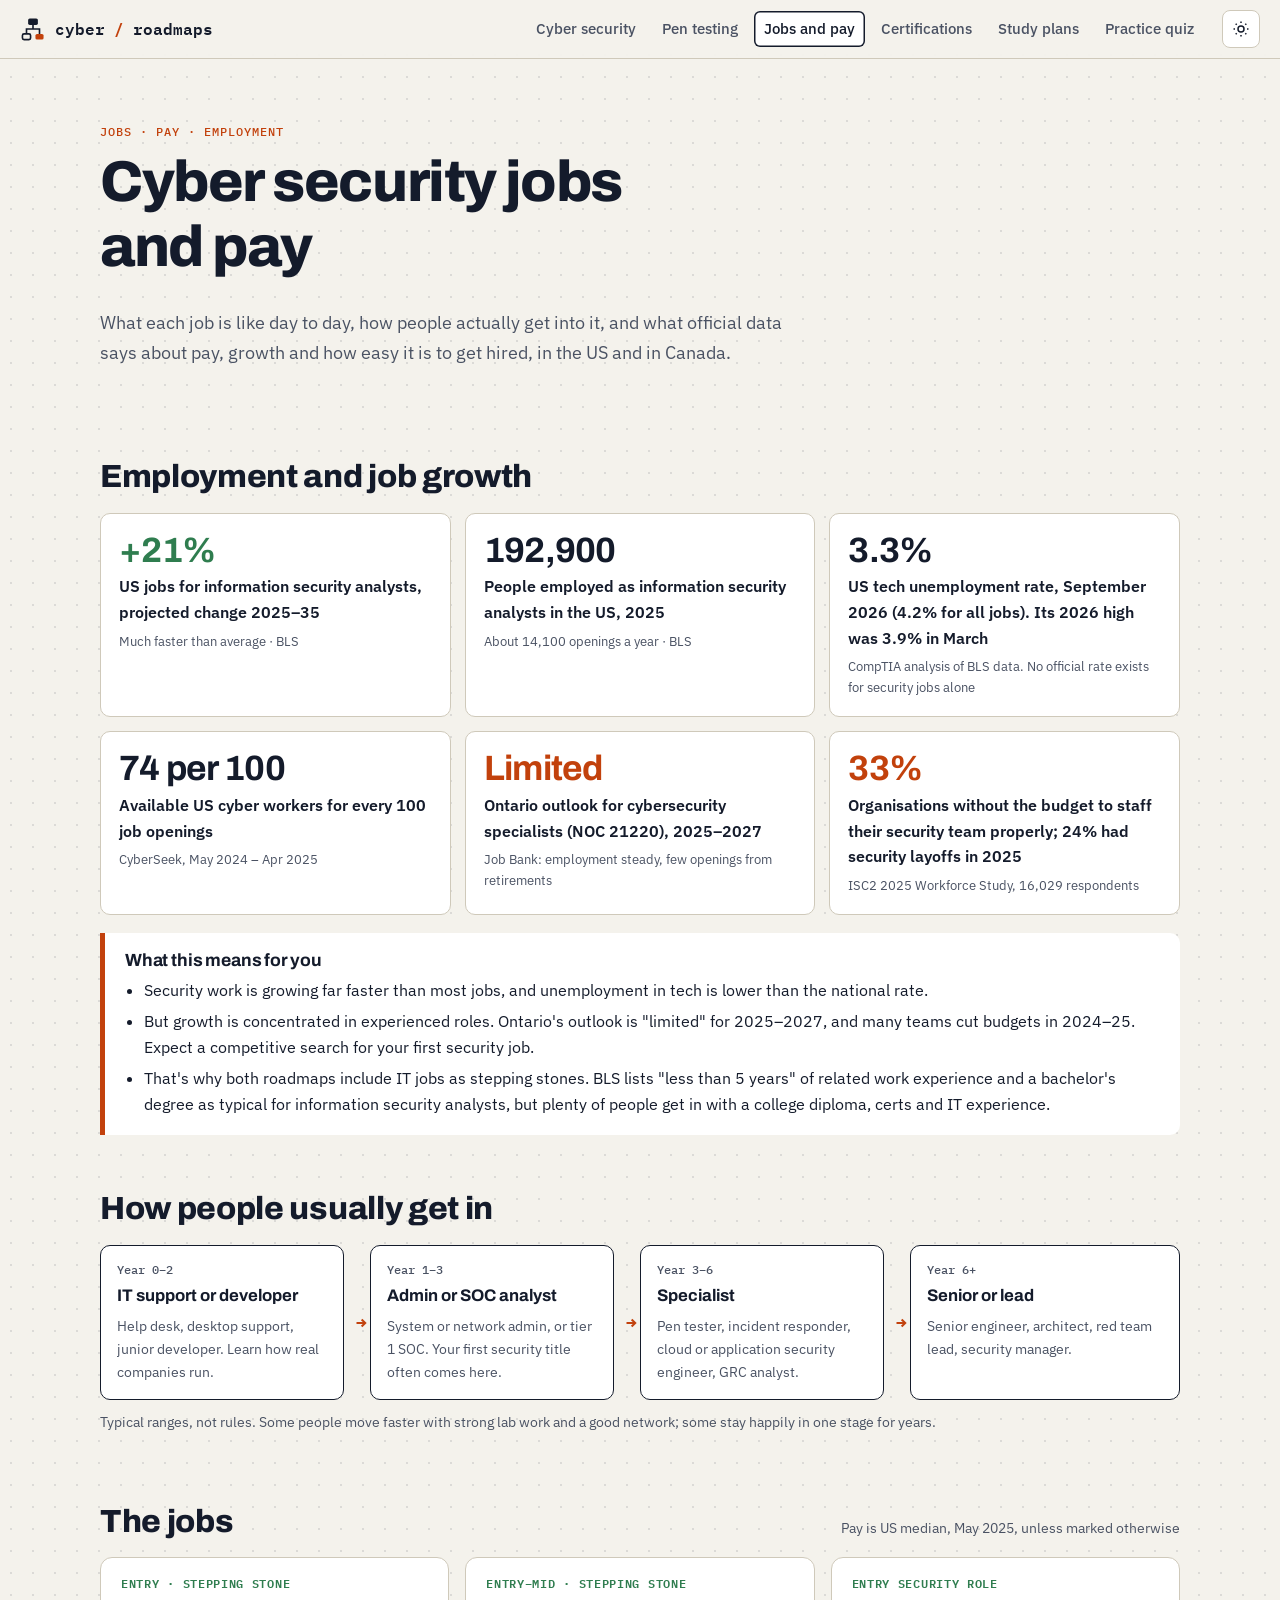
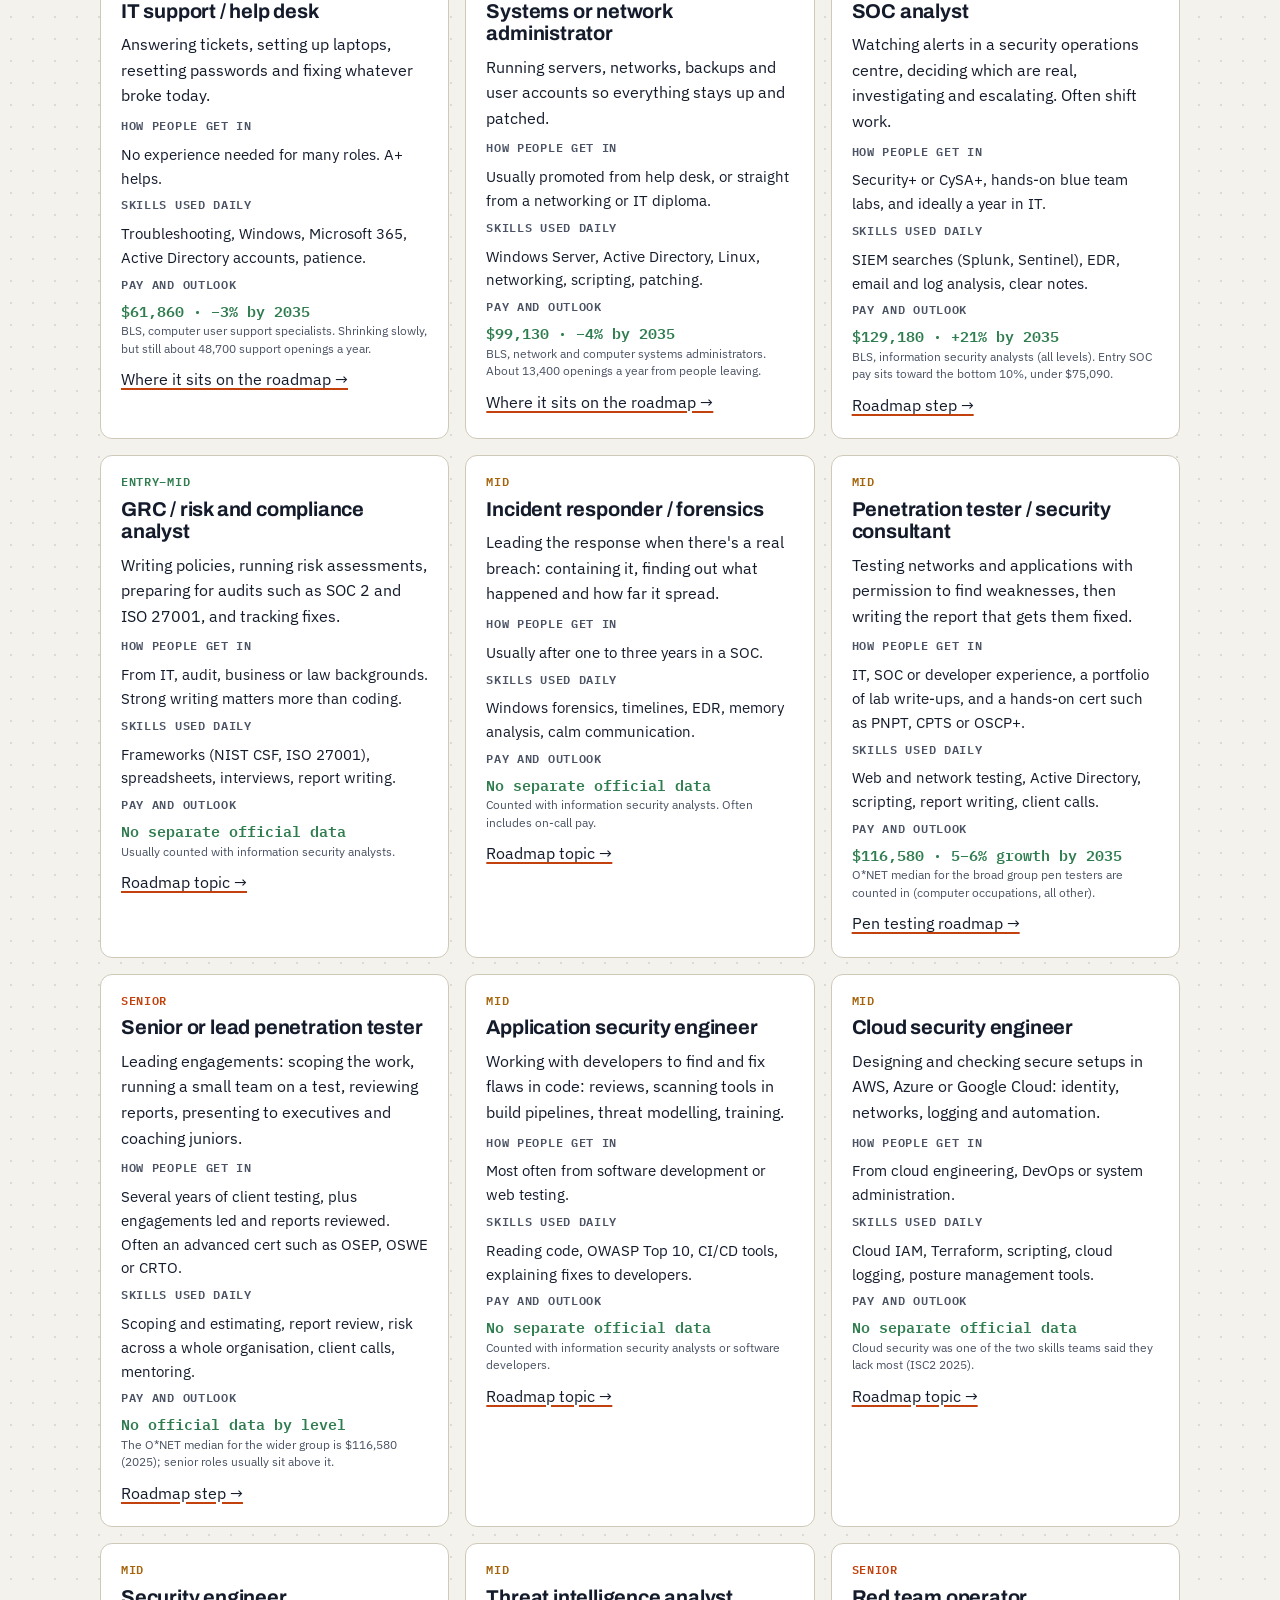
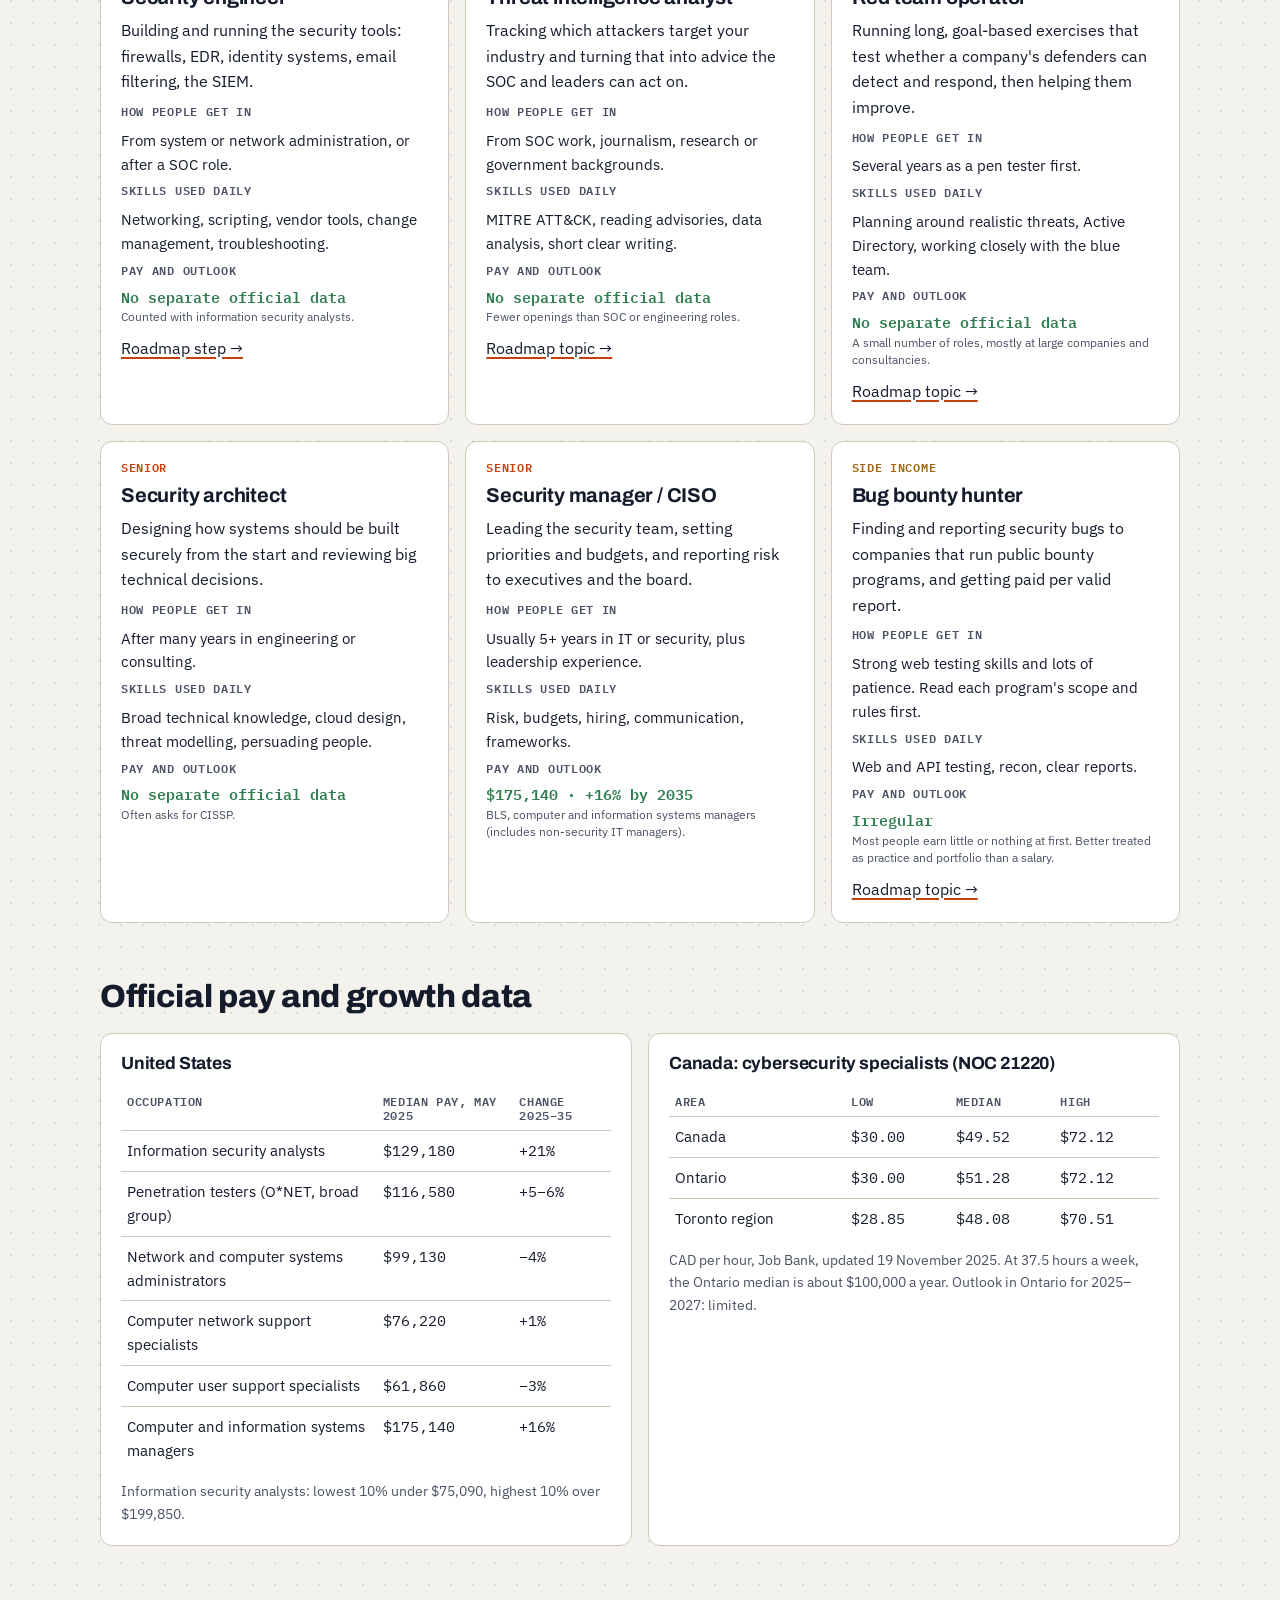
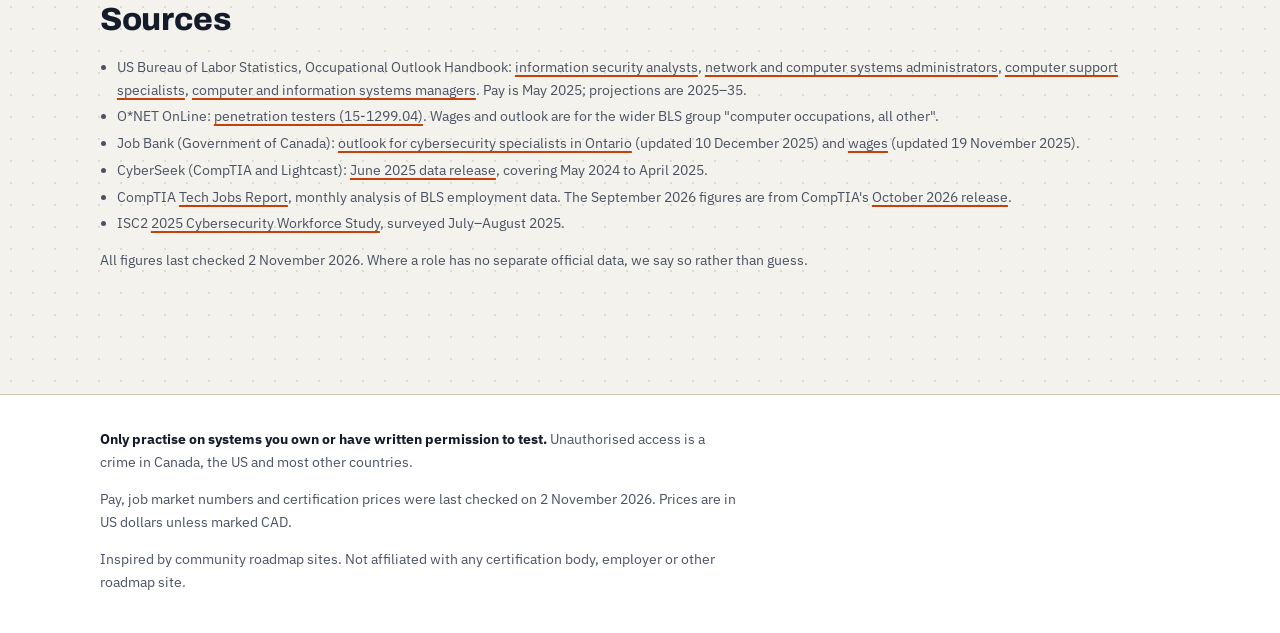
<file: jobs.html>
<!doctype html>
<html lang="en">
<head>
<meta charset="utf-8">
<meta name="viewport" content="width=device-width, initial-scale=1">
<title>Cyber Security Jobs and Pay</title>
<meta name="description" content="Cyber security jobs explained: what each role does day to day, how people get in, the skills and certifications asked for, and official pay, growth and job outlook data for the US and Canada.">
<meta name="color-scheme" content="light dark">
<link rel="icon" href="data:image/svg+xml,%3Csvg xmlns='http://www.w3.org/2000/svg' viewBox='0 0 32 32'%3E%3Crect width='32' height='32' rx='6' fill='%23141b2b'/%3E%3Crect x='10' y='5' width='12' height='7' rx='2' fill='%23f4f2ec'/%3E%3Cpath d='M16 12v5M8 23v-6h16v6' fill='none' stroke='%23f4f2ec' stroke-width='2'/%3E%3Crect x='3' y='22' width='10' height='6' rx='2' fill='none' stroke='%23f4f2ec' stroke-width='2'/%3E%3Crect x='19' y='22' width='10' height='6' rx='2' fill='%23ff8a57'/%3E%3C/svg%3E">
<link rel="preconnect" href="https://fonts.googleapis.com">
<link rel="preconnect" href="https://fonts.gstatic.com" crossorigin>
<link rel="stylesheet" href="https://fonts.googleapis.com/css2?family=Archivo:wght@600;700;800&family=IBM+Plex+Mono:wght@400;500;600&family=IBM+Plex+Sans:ital,wght@0,400;0,500;0,600;1,400&display=swap">
<link rel="stylesheet" href="styles.css">
<script>try { var t = localStorage.getItem("cyber-roadmaps:theme"); if (t) document.documentElement.dataset.theme = t; } catch (e) {}</script>
</head>
<body>
<a class="skip" href="#main">Skip to content</a>

<header class="site-head">
  <a class="brand" href="index.html">
    <svg viewBox="0 0 32 32" aria-hidden="true"><rect x="10" y="3" width="12" height="8" rx="2" fill="currentColor"/><path d="M16 11v5M8 22v-6h16v6" fill="none" stroke="currentColor" stroke-width="2"/><rect x="3" y="22" width="10" height="7" rx="2" fill="none" stroke="currentColor" stroke-width="2"/><rect x="19" y="22" width="10" height="7" rx="2" style="fill: var(--accent)"/></svg>
    cyber<span>/</span>roadmaps
  </a>
  <nav class="site-nav" aria-label="Main">
    <a href="cyber-security.html">Cyber security</a>
    <a href="penetration-testing.html">Pen testing</a>
    <a href="jobs.html" aria-current="page">Jobs and pay</a>
    <a href="certifications.html">Certifications</a>
    <a href="study.html">Study plans</a>
    <a href="practice.html">Practice quiz</a>
  </nav>
  <button type="button" class="theme-toggle" id="theme-toggle" aria-label="Switch theme">
    <svg class="sun" viewBox="0 0 24 24" fill="none" stroke="currentColor" stroke-width="2" aria-hidden="true"><circle cx="12" cy="12" r="4"/><path d="M12 2v2M12 20v2M4.9 4.9l1.4 1.4M17.7 17.7l1.4 1.4M2 12h2M20 12h2M4.9 19.1l1.4-1.4M17.7 6.3l1.4-1.4"/></svg>
    <svg class="moon" viewBox="0 0 24 24" fill="none" stroke="currentColor" stroke-width="2" aria-hidden="true"><path d="M21 12.8A9 9 0 1 1 11.2 3a7 7 0 0 0 9.8 9.8z"/></svg>
  </button>
</header>

<main id="main">
  <section class="wrap hero">
    <p class="kicker">Jobs · pay · employment</p>
    <h1>Cyber security jobs and pay</h1>
    <p class="lede">What each job is like day to day, how people actually get into it, and what official data says about pay, growth and how easy it is to get hired, in the US and in Canada.</p>
  </section>

  <section class="wrap section" aria-labelledby="market">
    <div class="section-head"><h2 id="market">Employment and job growth</h2></div>
    <div class="stats">
      <div class="stat">
        <span class="num good">+21%</span>
        <span class="label">US jobs for information security analysts, projected change 2025–35</span>
        <span class="src">Much faster than average · BLS</span>
      </div>
      <div class="stat">
        <span class="num">192,900</span>
        <span class="label">People employed as information security analysts in the US, 2025</span>
        <span class="src">About 14,100 openings a year · BLS</span>
      </div>
      <div class="stat">
        <span class="num">3.3%</span>
        <span class="label">US tech unemployment rate, September 2026 (4.2% for all jobs). Its 2026 high was 3.9% in March</span>
        <span class="src">CompTIA analysis of BLS data. No official rate exists for security jobs alone</span>
      </div>
      <div class="stat">
        <span class="num">74 per 100</span>
        <span class="label">Available US cyber workers for every 100 job openings</span>
        <span class="src">CyberSeek, May 2024 – Apr 2025</span>
      </div>
      <div class="stat">
        <span class="num warn">Limited</span>
        <span class="label">Ontario outlook for cybersecurity specialists (NOC 21220), 2025–2027</span>
        <span class="src">Job Bank: employment steady, few openings from retirements</span>
      </div>
      <div class="stat">
        <span class="num warn">33%</span>
        <span class="label">Organisations without the budget to staff their security team properly; 24% had security layoffs in 2025</span>
        <span class="src">ISC2 2025 Workforce Study, 16,029 respondents</span>
      </div>
    </div>

    <div class="honest">
      <h3>What this means for you</h3>
      <ul>
        <li>Security work is growing far faster than most jobs, and unemployment in tech is lower than the national rate.</li>
        <li>But growth is concentrated in experienced roles. Ontario's outlook is "limited" for 2025–2027, and many teams cut budgets in 2024–25. Expect a competitive search for your first security job.</li>
        <li>That's why both roadmaps include IT jobs as stepping stones. BLS lists "less than 5 years" of related work experience and a bachelor's degree as typical for information security analysts, but plenty of people get in with a college diploma, certs and IT experience.</li>
      </ul>
    </div>
  </section>

  <section class="wrap section" aria-labelledby="route">
    <div class="section-head"><h2 id="route">How people usually get in</h2></div>
    <ol class="ladder">
      <li><span class="yrs">Year 0–2</span><b>IT support or developer</b><p>Help desk, desktop support, junior developer. Learn how real companies run.</p></li>
      <li><span class="yrs">Year 1–3</span><b>Admin or SOC analyst</b><p>System or network admin, or tier 1 SOC. Your first security title often comes here.</p></li>
      <li><span class="yrs">Year 3–6</span><b>Specialist</b><p>Pen tester, incident responder, cloud or application security engineer, GRC analyst.</p></li>
      <li><span class="yrs">Year 6+</span><b>Senior or lead</b><p>Senior engineer, architect, red team lead, security manager.</p></li>
    </ol>
    <p class="rm-note">Typical ranges, not rules. Some people move faster with strong lab work and a good network; some stay happily in one stage for years.</p>
  </section>

  <section class="wrap section" aria-labelledby="roles">
    <div class="section-head"><h2 id="roles">The jobs</h2><span class="muted small">Pay is US median, May 2025, unless marked otherwise</span></div>
    <div class="jobs-grid">

      <article class="job-card" id="help-desk">
        <span class="lvl entry">Entry · stepping stone</span>
        <h3>IT support / help desk</h3>
        <p>Answering tickets, setting up laptops, resetting passwords and fixing whatever broke today.</p>
        <dl>
          <dt>How people get in</dt><dd>No experience needed for many roles. A+ helps.</dd>
          <dt>Skills used daily</dt><dd>Troubleshooting, Windows, Microsoft 365, Active Directory accounts, patience.</dd>
          <dt>Pay and outlook</dt><dd class="pay">$61,860 · −3% by 2035<small>BLS, computer user support specialists. Shrinking slowly, but still about 48,700 support openings a year.</small></dd>
        </dl>
        <a href="cyber-security.html#cp-helpdesk">Where it sits on the roadmap →</a>
      </article>

      <article class="job-card" id="sysadmin">
        <span class="lvl entry">Entry–mid · stepping stone</span>
        <h3>Systems or network administrator</h3>
        <p>Running servers, networks, backups and user accounts so everything stays up and patched.</p>
        <dl>
          <dt>How people get in</dt><dd>Usually promoted from help desk, or straight from a networking or IT diploma.</dd>
          <dt>Skills used daily</dt><dd>Windows Server, Active Directory, Linux, networking, scripting, patching.</dd>
          <dt>Pay and outlook</dt><dd class="pay">$99,130 · −4% by 2035<small>BLS, network and computer systems administrators. About 13,400 openings a year from people leaving.</small></dd>
        </dl>
        <a href="cyber-security.html#cp-sysadmin">Where it sits on the roadmap →</a>
      </article>

      <article class="job-card" id="soc-analyst">
        <span class="lvl entry">Entry security role</span>
        <h3>SOC analyst</h3>
        <p>Watching alerts in a security operations centre, deciding which are real, investigating and escalating. Often shift work.</p>
        <dl>
          <dt>How people get in</dt><dd>Security+ or CySA+, hands-on blue team labs, and ideally a year in IT.</dd>
          <dt>Skills used daily</dt><dd>SIEM searches (Splunk, Sentinel), EDR, email and log analysis, clear notes.</dd>
          <dt>Pay and outlook</dt><dd class="pay">$129,180 · +21% by 2035<small>BLS, information security analysts (all levels). Entry SOC pay sits toward the bottom 10%, under $75,090.</small></dd>
        </dl>
        <a href="cyber-security.html#soc">Roadmap step →</a>
      </article>

      <article class="job-card" id="grc-analyst">
        <span class="lvl entry">Entry–mid</span>
        <h3>GRC / risk and compliance analyst</h3>
        <p>Writing policies, running risk assessments, preparing for audits such as SOC 2 and ISO 27001, and tracking fixes.</p>
        <dl>
          <dt>How people get in</dt><dd>From IT, audit, business or law backgrounds. Strong writing matters more than coding.</dd>
          <dt>Skills used daily</dt><dd>Frameworks (NIST CSF, ISO 27001), spreadsheets, interviews, report writing.</dd>
          <dt>Pay and outlook</dt><dd class="pay">No separate official data<small>Usually counted with information security analysts.</small></dd>
        </dl>
        <a href="cyber-security.html#grc-path">Roadmap topic →</a>
      </article>

      <article class="job-card" id="incident-responder">
        <span class="lvl mid">Mid</span>
        <h3>Incident responder / forensics</h3>
        <p>Leading the response when there's a real breach: containing it, finding out what happened and how far it spread.</p>
        <dl>
          <dt>How people get in</dt><dd>Usually after one to three years in a SOC.</dd>
          <dt>Skills used daily</dt><dd>Windows forensics, timelines, EDR, memory analysis, calm communication.</dd>
          <dt>Pay and outlook</dt><dd class="pay">No separate official data<small>Counted with information security analysts. Often includes on-call pay.</small></dd>
        </dl>
        <a href="cyber-security.html#dfir">Roadmap topic →</a>
      </article>

      <article class="job-card" id="pen-tester">
        <span class="lvl mid">Mid</span>
        <h3>Penetration tester / security consultant</h3>
        <p>Testing networks and applications with permission to find weaknesses, then writing the report that gets them fixed.</p>
        <dl>
          <dt>How people get in</dt><dd>IT, SOC or developer experience, a portfolio of lab write-ups, and a hands-on cert such as PNPT, CPTS or OSCP+.</dd>
          <dt>Skills used daily</dt><dd>Web and network testing, Active Directory, scripting, report writing, client calls.</dd>
          <dt>Pay and outlook</dt><dd class="pay">$116,580 · 5–6% growth by 2035<small>O*NET median for the broad group pen testers are counted in (computer occupations, all other).</small></dd>
        </dl>
        <a href="penetration-testing.html">Pen testing roadmap →</a>
      </article>

      <article class="job-card" id="senior-pen-tester">
        <span class="lvl senior">Senior</span>
        <h3>Senior or lead penetration tester</h3>
        <p>Leading engagements: scoping the work, running a small team on a test, reviewing reports, presenting to executives and coaching juniors.</p>
        <dl>
          <dt>How people get in</dt><dd>Several years of client testing, plus engagements led and reports reviewed. Often an advanced cert such as OSEP, OSWE or CRTO.</dd>
          <dt>Skills used daily</dt><dd>Scoping and estimating, report review, risk across a whole organisation, client calls, mentoring.</dd>
          <dt>Pay and outlook</dt><dd class="pay">No official data by level<small>The O*NET median for the wider group is $116,580 (2025); senior roles usually sit above it.</small></dd>
        </dl>
        <a href="penetration-testing.html#senior">Roadmap step →</a>
      </article>

      <article class="job-card" id="appsec">
        <span class="lvl mid">Mid</span>
        <h3>Application security engineer</h3>
        <p>Working with developers to find and fix flaws in code: reviews, scanning tools in build pipelines, threat modelling, training.</p>
        <dl>
          <dt>How people get in</dt><dd>Most often from software development or web testing.</dd>
          <dt>Skills used daily</dt><dd>Reading code, OWASP Top 10, CI/CD tools, explaining fixes to developers.</dd>
          <dt>Pay and outlook</dt><dd class="pay">No separate official data<small>Counted with information security analysts or software developers.</small></dd>
        </dl>
        <a href="cyber-security.html#appsec-path">Roadmap topic →</a>
      </article>

      <article class="job-card" id="cloud-security">
        <span class="lvl mid">Mid</span>
        <h3>Cloud security engineer</h3>
        <p>Designing and checking secure setups in AWS, Azure or Google Cloud: identity, networks, logging and automation.</p>
        <dl>
          <dt>How people get in</dt><dd>From cloud engineering, DevOps or system administration.</dd>
          <dt>Skills used daily</dt><dd>Cloud IAM, Terraform, scripting, cloud logging, posture management tools.</dd>
          <dt>Pay and outlook</dt><dd class="pay">No separate official data<small>Cloud security was one of the two skills teams said they lack most (ISC2 2025).</small></dd>
        </dl>
        <a href="cyber-security.html#cloudsec-path">Roadmap topic →</a>
      </article>

      <article class="job-card" id="security-engineer">
        <span class="lvl mid">Mid</span>
        <h3>Security engineer</h3>
        <p>Building and running the security tools: firewalls, EDR, identity systems, email filtering, the SIEM.</p>
        <dl>
          <dt>How people get in</dt><dd>From system or network administration, or after a SOC role.</dd>
          <dt>Skills used daily</dt><dd>Networking, scripting, vendor tools, change management, troubleshooting.</dd>
          <dt>Pay and outlook</dt><dd class="pay">No separate official data<small>Counted with information security analysts.</small></dd>
        </dl>
        <a href="cyber-security.html#specialty">Roadmap step →</a>
      </article>

      <article class="job-card" id="threat-intel">
        <span class="lvl mid">Mid</span>
        <h3>Threat intelligence analyst</h3>
        <p>Tracking which attackers target your industry and turning that into advice the SOC and leaders can act on.</p>
        <dl>
          <dt>How people get in</dt><dd>From SOC work, journalism, research or government backgrounds.</dd>
          <dt>Skills used daily</dt><dd>MITRE ATT&amp;CK, reading advisories, data analysis, short clear writing.</dd>
          <dt>Pay and outlook</dt><dd class="pay">No separate official data<small>Fewer openings than SOC or engineering roles.</small></dd>
        </dl>
        <a href="cyber-security.html#threat-intel">Roadmap topic →</a>
      </article>

      <article class="job-card" id="red-team">
        <span class="lvl senior">Senior</span>
        <h3>Red team operator</h3>
        <p>Running long, goal-based exercises that test whether a company's defenders can detect and respond, then helping them improve.</p>
        <dl>
          <dt>How people get in</dt><dd>Several years as a pen tester first.</dd>
          <dt>Skills used daily</dt><dd>Planning around realistic threats, Active Directory, working closely with the blue team.</dd>
          <dt>Pay and outlook</dt><dd class="pay">No separate official data<small>A small number of roles, mostly at large companies and consultancies.</small></dd>
        </dl>
        <a href="penetration-testing.html#redteam">Roadmap topic →</a>
      </article>

      <article class="job-card" id="security-architect">
        <span class="lvl senior">Senior</span>
        <h3>Security architect</h3>
        <p>Designing how systems should be built securely from the start and reviewing big technical decisions.</p>
        <dl>
          <dt>How people get in</dt><dd>After many years in engineering or consulting.</dd>
          <dt>Skills used daily</dt><dd>Broad technical knowledge, cloud design, threat modelling, persuading people.</dd>
          <dt>Pay and outlook</dt><dd class="pay">No separate official data<small>Often asks for CISSP.</small></dd>
        </dl>
      </article>

      <article class="job-card" id="security-manager">
        <span class="lvl senior">Senior</span>
        <h3>Security manager / CISO</h3>
        <p>Leading the security team, setting priorities and budgets, and reporting risk to executives and the board.</p>
        <dl>
          <dt>How people get in</dt><dd>Usually 5+ years in IT or security, plus leadership experience.</dd>
          <dt>Skills used daily</dt><dd>Risk, budgets, hiring, communication, frameworks.</dd>
          <dt>Pay and outlook</dt><dd class="pay">$175,140 · +16% by 2035<small>BLS, computer and information systems managers (includes non-security IT managers).</small></dd>
        </dl>
      </article>

      <article class="job-card" id="bug-bounty">
        <span class="lvl mid">Side income</span>
        <h3>Bug bounty hunter</h3>
        <p>Finding and reporting security bugs to companies that run public bounty programs, and getting paid per valid report.</p>
        <dl>
          <dt>How people get in</dt><dd>Strong web testing skills and lots of patience. Read each program's scope and rules first.</dd>
          <dt>Skills used daily</dt><dd>Web and API testing, recon, clear reports.</dd>
          <dt>Pay and outlook</dt><dd class="pay">Irregular<small>Most people earn little or nothing at first. Better treated as practice and portfolio than a salary.</small></dd>
        </dl>
        <a href="penetration-testing.html#bug-bounty">Roadmap topic →</a>
      </article>
    </div>
  </section>

  <section class="wrap section" aria-labelledby="tables">
    <div class="section-head"><h2 id="tables">Official pay and growth data</h2></div>
    <div class="split">
      <div class="panel">
        <h3>United States</h3>
        <table>
          <thead><tr><th scope="col">Occupation</th><th scope="col">Median pay, May 2025</th><th scope="col">Change 2025–35</th></tr></thead>
          <tbody>
            <tr><td>Information security analysts</td><td class="n">$129,180</td><td class="n">+21%</td></tr>
            <tr><td>Penetration testers (O*NET, broad group)</td><td class="n">$116,580</td><td class="n">+5–6%</td></tr>
            <tr><td>Network and computer systems administrators</td><td class="n">$99,130</td><td class="n">−4%</td></tr>
            <tr><td>Computer network support specialists</td><td class="n">$76,220</td><td class="n">+1%</td></tr>
            <tr><td>Computer user support specialists</td><td class="n">$61,860</td><td class="n">−3%</td></tr>
            <tr><td>Computer and information systems managers</td><td class="n">$175,140</td><td class="n">+16%</td></tr>
          </tbody>
        </table>
        <p class="small muted" style="margin: 10px 0 0">Information security analysts: lowest 10% under $75,090, highest 10% over $199,850.</p>
      </div>
      <div class="panel">
        <h3>Canada: cybersecurity specialists (NOC 21220)</h3>
        <table>
          <thead><tr><th scope="col">Area</th><th scope="col">Low</th><th scope="col">Median</th><th scope="col">High</th></tr></thead>
          <tbody>
            <tr><td>Canada</td><td class="n">$30.00</td><td class="n">$49.52</td><td class="n">$72.12</td></tr>
            <tr><td>Ontario</td><td class="n">$30.00</td><td class="n">$51.28</td><td class="n">$72.12</td></tr>
            <tr><td>Toronto region</td><td class="n">$28.85</td><td class="n">$48.08</td><td class="n">$70.51</td></tr>
          </tbody>
        </table>
        <p class="small muted" style="margin: 10px 0 0">CAD per hour, Job Bank, updated 19 November 2025. At 37.5 hours a week, the Ontario median is about $100,000 a year. Outlook in Ontario for 2025–2027: limited.</p>
      </div>
    </div>
  </section>

  <section class="wrap section" aria-labelledby="sources">
    <div class="section-head"><h2 id="sources">Sources</h2></div>
    <ul class="sources">
      <li>US Bureau of Labor Statistics, Occupational Outlook Handbook: <a href="https://www.bls.gov/ooh/computer-and-information-technology/information-security-analysts.htm">information security analysts</a>, <a href="https://www.bls.gov/ooh/computer-and-information-technology/network-and-computer-systems-administrators.htm">network and computer systems administrators</a>, <a href="https://www.bls.gov/ooh/computer-and-information-technology/computer-support-specialists.htm">computer support specialists</a>, <a href="https://www.bls.gov/ooh/management/computer-and-information-systems-managers.htm">computer and information systems managers</a>. Pay is May 2025; projections are 2025–35.</li>
      <li>O*NET OnLine: <a href="https://www.onetonline.org/link/summary/15-1299.04">penetration testers (15-1299.04)</a>. Wages and outlook are for the wider BLS group "computer occupations, all other".</li>
      <li>Job Bank (Government of Canada): <a href="https://www.jobbank.gc.ca/marketreport/outlook-occupation/297999/ON">outlook for cybersecurity specialists in Ontario</a> (updated 10 December 2025) and <a href="https://www.jobbank.gc.ca/marketreport/wages-occupation/297999/ON">wages</a> (updated 19 November 2025).</li>
      <li>CyberSeek (CompTIA and Lightcast): <a href="https://www.cyberseek.org/docs/06-02-2025_CyberSeek_June_2025.pdf">June 2025 data release</a>, covering May 2024 to April 2025.</li>
      <li>CompTIA <a href="https://www.comptia.org/en-us/resources/research/tech-jobs-report/">Tech Jobs Report</a>, monthly analysis of BLS employment data. The September 2026 figures are from CompTIA's <a href="https://www.comptia.org/en-us/about-us/news/press-releases/Employer-demand-for-tech-talent-reaches-three-year-high-CompTIA-analysis-finds/">October 2026 release</a>.</li>
      <li>ISC2 <a href="https://www.isc2.org/Insights/2025/12/2025-ISC2-Cybersecurity-Workforce-Study">2025 Cybersecurity Workforce Study</a>, surveyed July–August 2025.</li>
    </ul>
    <p class="small muted">All figures last checked 2 November 2026. Where a role has no separate official data, we say so rather than guess.</p>
  </section>
</main>

<footer class="site-foot">
  <div class="wrap">
    <p><strong>Only practise on systems you own or have written permission to test.</strong> Unauthorised access is a crime in Canada, the US and most other countries.</p>
    <p>Pay, job market numbers and certification prices were last checked on 2 November 2026. Prices are in US dollars unless marked CAD.</p>
    <p>Inspired by community roadmap sites. Not affiliated with any certification body, employer or other roadmap site.</p>
  </div>
</footer>

<script src="app.js"></script>
</body>
</html>
</file>
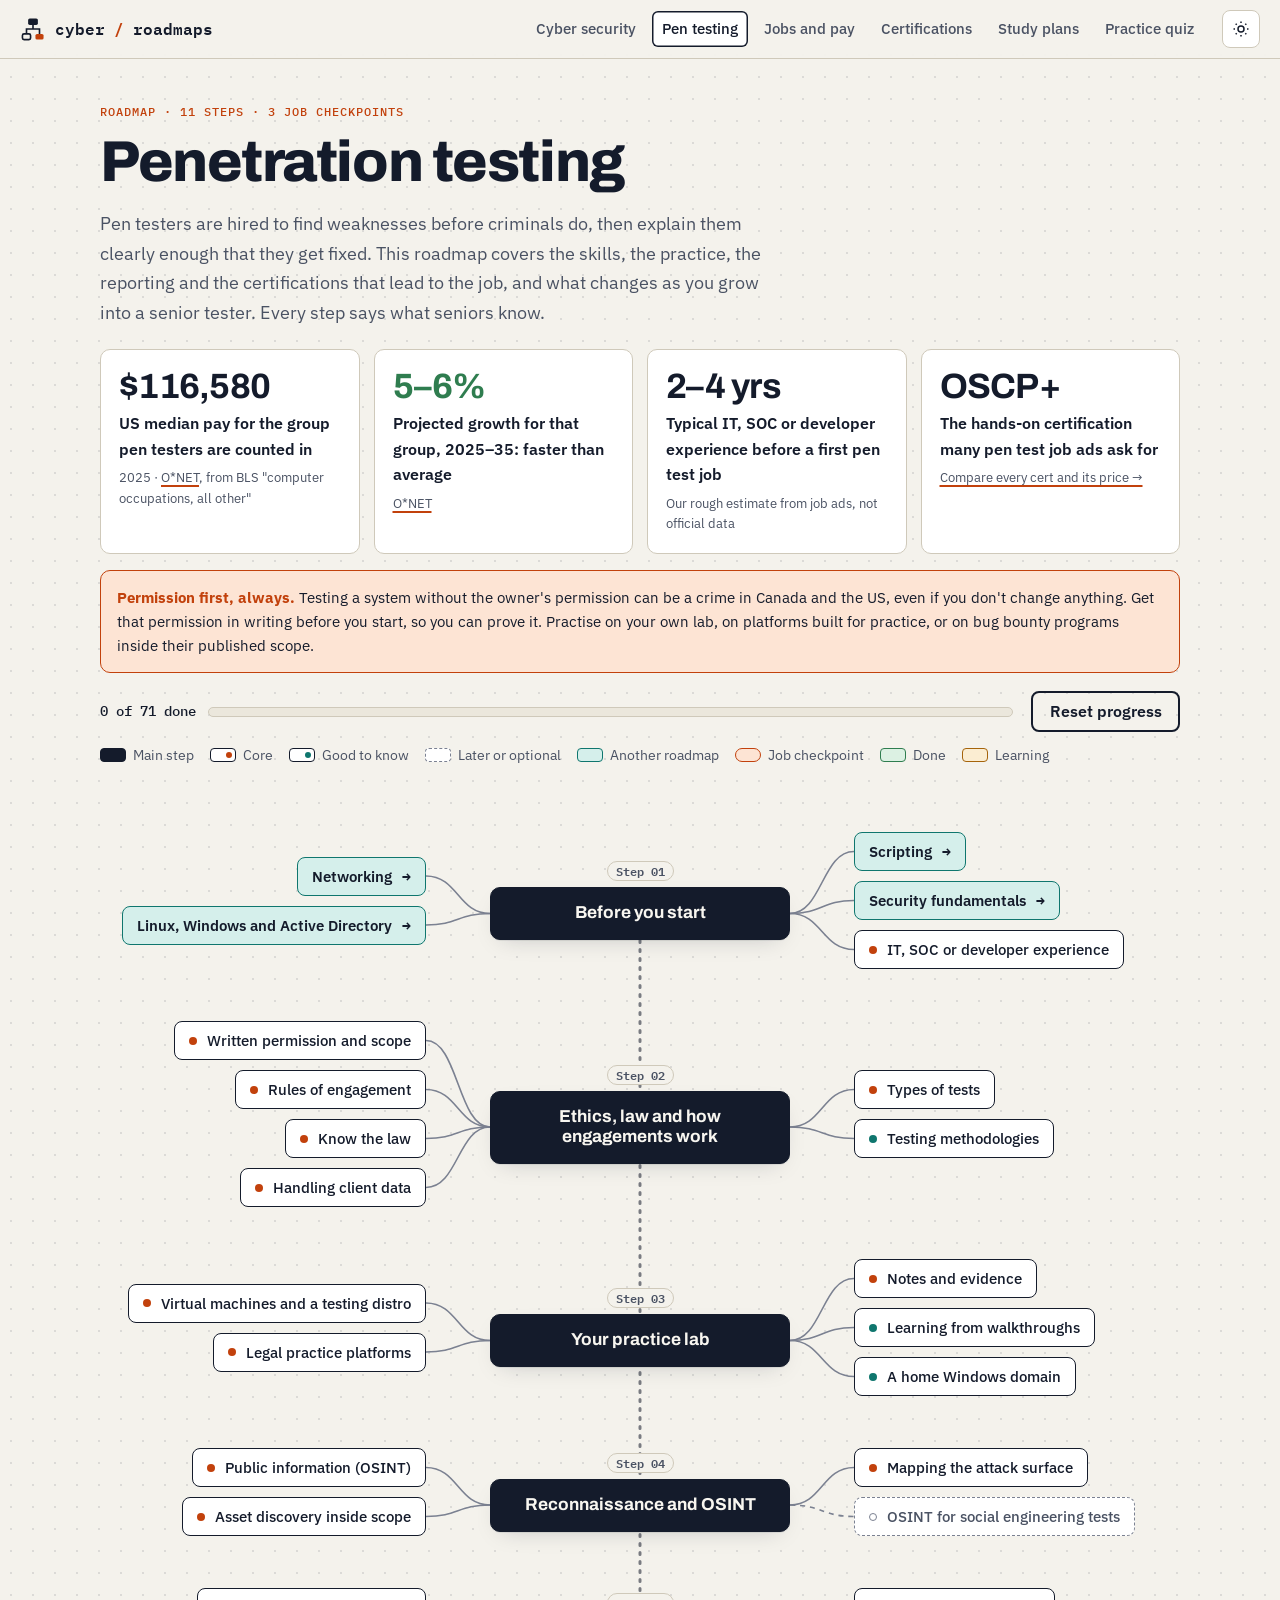
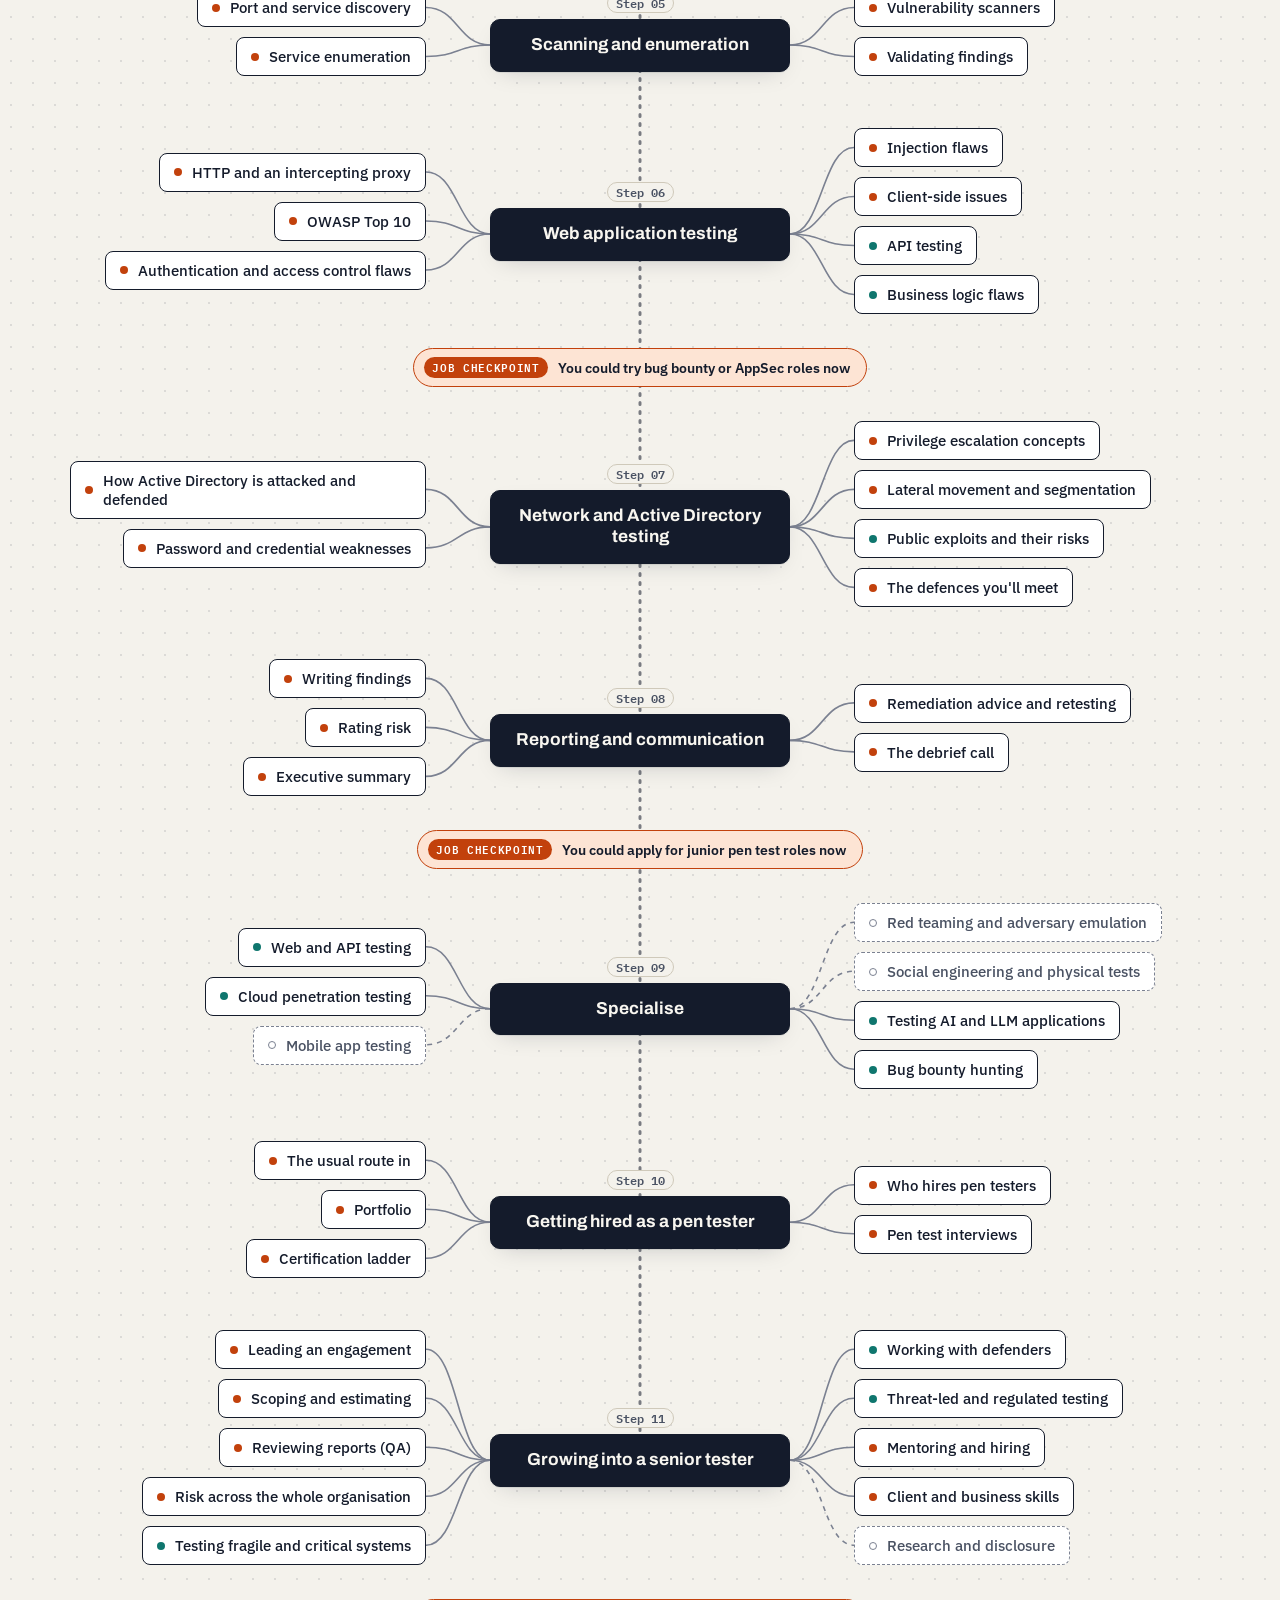
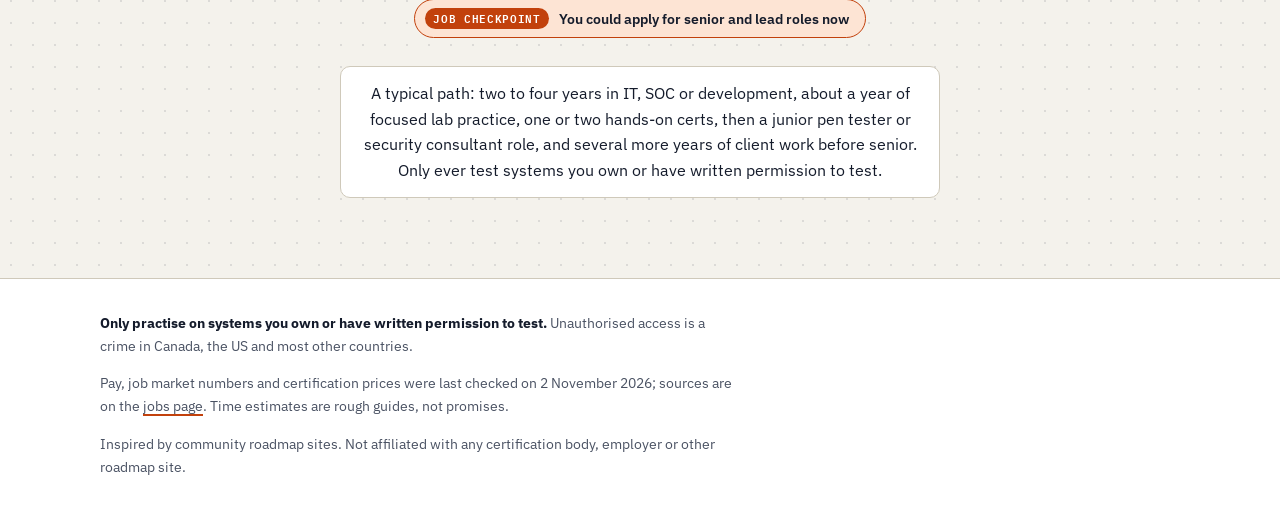
<file: penetration-testing.html>
<!doctype html>
<html lang="en">
<head>
<meta charset="utf-8">
<meta name="viewport" content="width=device-width, initial-scale=1">
<title>Penetration Testing Roadmap</title>
<meta name="description" content="An interactive penetration testing career roadmap: ethics and scope, a legal practice lab, recon, scanning, web and internal testing, reporting, certifications, pay and how testers get hired.">
<meta name="color-scheme" content="light dark">
<link rel="icon" href="data:image/svg+xml,%3Csvg xmlns='http://www.w3.org/2000/svg' viewBox='0 0 32 32'%3E%3Crect width='32' height='32' rx='6' fill='%23141b2b'/%3E%3Crect x='10' y='5' width='12' height='7' rx='2' fill='%23f4f2ec'/%3E%3Cpath d='M16 12v5M8 23v-6h16v6' fill='none' stroke='%23f4f2ec' stroke-width='2'/%3E%3Crect x='3' y='22' width='10' height='6' rx='2' fill='none' stroke='%23f4f2ec' stroke-width='2'/%3E%3Crect x='19' y='22' width='10' height='6' rx='2' fill='%23ff8a57'/%3E%3C/svg%3E">
<link rel="preconnect" href="https://fonts.googleapis.com">
<link rel="preconnect" href="https://fonts.gstatic.com" crossorigin>
<link rel="stylesheet" href="https://fonts.googleapis.com/css2?family=Archivo:wght@600;700;800&family=IBM+Plex+Mono:wght@400;500;600&family=IBM+Plex+Sans:ital,wght@0,400;0,500;0,600;1,400&display=swap">
<link rel="stylesheet" href="styles.css">
<script>try { var t = localStorage.getItem("cyber-roadmaps:theme"); if (t) document.documentElement.dataset.theme = t; } catch (e) {}</script>
</head>
<body>
<a class="skip" href="#roadmap">Skip to the roadmap</a>

<header class="site-head">
  <a class="brand" href="index.html">
    <svg viewBox="0 0 32 32" aria-hidden="true"><rect x="10" y="3" width="12" height="8" rx="2" fill="currentColor"/><path d="M16 11v5M8 22v-6h16v6" fill="none" stroke="currentColor" stroke-width="2"/><rect x="3" y="22" width="10" height="7" rx="2" fill="none" stroke="currentColor" stroke-width="2"/><rect x="19" y="22" width="10" height="7" rx="2" style="fill: var(--accent)"/></svg>
    cyber<span>/</span>roadmaps
  </a>
  <nav class="site-nav" aria-label="Main">
    <a href="cyber-security.html">Cyber security</a>
    <a href="penetration-testing.html" aria-current="page">Pen testing</a>
    <a href="jobs.html">Jobs and pay</a>
    <a href="certifications.html">Certifications</a>
    <a href="study.html">Study plans</a>
    <a href="practice.html">Practice quiz</a>
  </nav>
  <button type="button" class="theme-toggle" id="theme-toggle" aria-label="Switch theme">
    <svg class="sun" viewBox="0 0 24 24" fill="none" stroke="currentColor" stroke-width="2" aria-hidden="true"><circle cx="12" cy="12" r="4"/><path d="M12 2v2M12 20v2M4.9 4.9l1.4 1.4M17.7 17.7l1.4 1.4M2 12h2M20 12h2M4.9 19.1l1.4-1.4M17.7 6.3l1.4-1.4"/></svg>
    <svg class="moon" viewBox="0 0 24 24" fill="none" stroke="currentColor" stroke-width="2" aria-hidden="true"><path d="M21 12.8A9 9 0 1 1 11.2 3a7 7 0 0 0 9.8 9.8z"/></svg>
  </button>
</header>

<main id="main">
  <div class="wrap rm-head">
    <p class="kicker">Roadmap · 11 steps · 3 job checkpoints</p>
    <h1>Penetration testing</h1>
    <p class="lede">Pen testers are hired to find weaknesses before criminals do, then explain them clearly enough that they get fixed. This roadmap covers the skills, the practice, the reporting and the certifications that lead to the job, and what changes as you grow into a senior tester. Every step says what seniors know.</p>

    <div class="stats four" style="margin-top: 22px">
      <div class="stat">
        <span class="num">$116,580</span>
        <span class="label">US median pay for the group pen testers are counted in</span>
        <span class="src">2025 · <a href="https://www.onetonline.org/link/summary/15-1299.04">O*NET</a>, from BLS "computer occupations, all other"</span>
      </div>
      <div class="stat">
        <span class="num good">5–6%</span>
        <span class="label">Projected growth for that group, 2025–35: faster than average</span>
        <span class="src"><a href="https://www.onetonline.org/link/summary/15-1299.04">O*NET</a></span>
      </div>
      <div class="stat">
        <span class="num">2–4 yrs</span>
        <span class="label">Typical IT, SOC or developer experience before a first pen test job</span>
        <span class="src">Our rough estimate from job ads, not official data</span>
      </div>
      <div class="stat">
        <span class="num">OSCP+</span>
        <span class="label">The hands-on certification many pen test job ads ask for</span>
        <span class="src"><a href="certifications.html">Compare every cert and its price →</a></span>
      </div>
    </div>

    <div class="callout-legal" role="note">
      <p><b>Permission first, always.</b> Testing a system without the owner's permission can be a crime in Canada and the US, even if you don't change anything. Get that permission in writing before you start, so you can prove it. Practise on your own lab, on platforms built for practice, or on bug bounty programs inside their published scope.</p>
    </div>

    <div class="rm-bar">
      <div class="progress">
        <p class="progress-text" id="progress-text">0 done</p>
        <div class="progress-track" id="progress-track" role="progressbar" aria-label="Topics done" aria-valuemin="0"><span class="progress-fill" id="progress-fill"></span></div>
      </div>
      <button type="button" class="button quiet" id="reset-progress">Reset progress</button>
    </div>

    <ul class="legend" aria-label="Key">
      <li><span class="sw main"></span>Main step</li>
      <li><span class="sw core"></span>Core</li>
      <li><span class="sw useful"></span>Good to know</li>
      <li><span class="sw later"></span>Later or optional</li>
      <li><span class="sw link"></span>Another roadmap</li>
      <li><span class="sw cp"></span>Job checkpoint</li>
      <li><span class="sw done"></span>Done</li>
      <li><span class="sw learning"></span>Learning</li>
    </ul>
  </div>

  <div class="rm" id="roadmap">
    <noscript><p>The interactive roadmap needs JavaScript. The <a href="jobs.html">jobs</a> and <a href="certifications.html">certifications</a> pages work without it.</p></noscript>
  </div>
</main>

<footer class="site-foot">
  <div class="wrap">
    <p><strong>Only practise on systems you own or have written permission to test.</strong> Unauthorised access is a crime in Canada, the US and most other countries.</p>
    <p>Pay, job market numbers and certification prices were last checked on 2 November 2026; sources are on the <a href="jobs.html#sources">jobs page</a>. Time estimates are rough guides, not promises.</p>
    <p>Inspired by community roadmap sites. Not affiliated with any certification body, employer or other roadmap site.</p>
  </div>
</footer>

<script src="app.js"></script>
<script src="data/shared.js"></script>
<script src="data/penetration-testing.js"></script>
<script src="roadmap.js"></script>
</body>
</html>
</file>
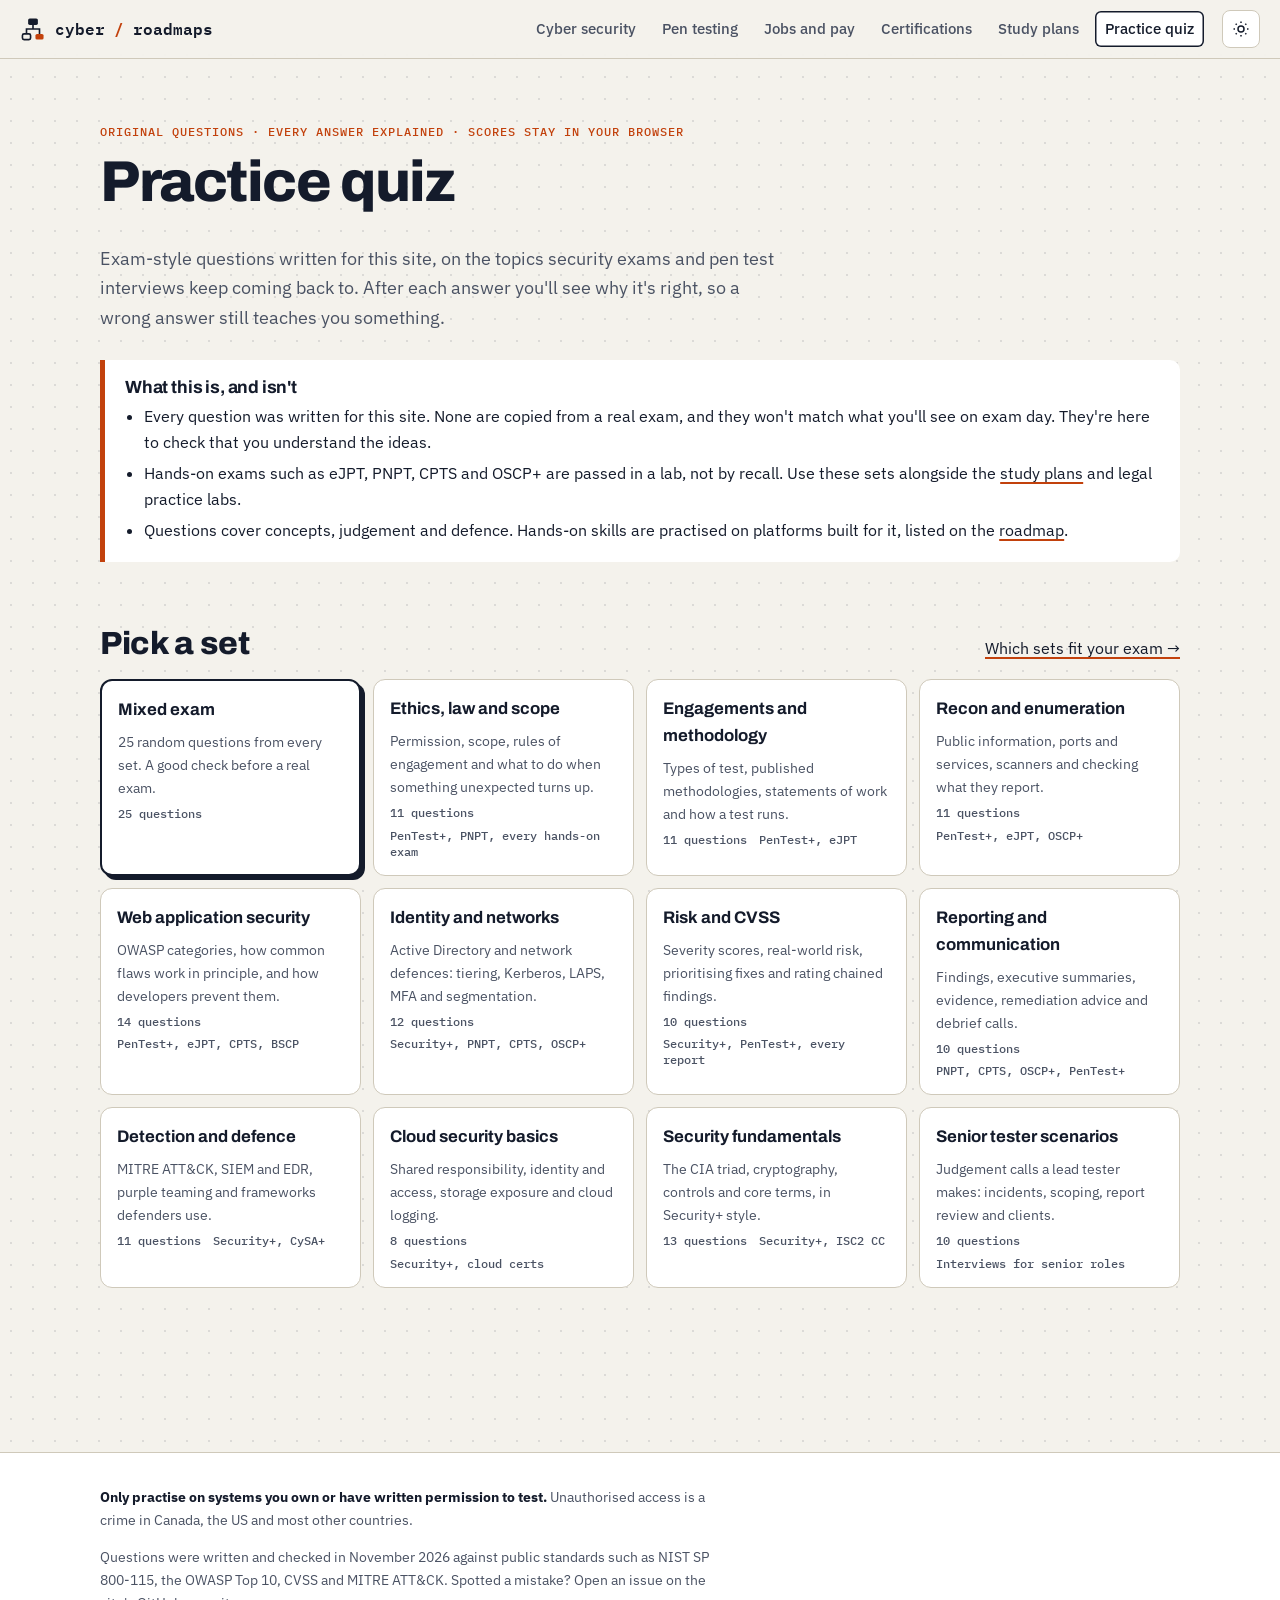
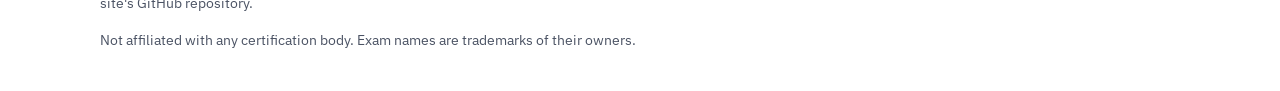
<file: practice.html>
<!doctype html>
<html lang="en">
<head>
<meta charset="utf-8">
<meta name="viewport" content="width=device-width, initial-scale=1">
<title>Cyber Security Practice Quiz: Original Exam-Style Questions</title>
<meta name="description" content="Over a hundred original practice questions in certification exam style, on ethics and scope, methodology, web security, Active Directory defence, CVSS, reporting, detection, cloud and senior tester judgement. Every answer explained.">
<meta name="color-scheme" content="light dark">
<link rel="icon" href="data:image/svg+xml,%3Csvg xmlns='http://www.w3.org/2000/svg' viewBox='0 0 32 32'%3E%3Crect width='32' height='32' rx='6' fill='%23141b2b'/%3E%3Crect x='10' y='5' width='12' height='7' rx='2' fill='%23f4f2ec'/%3E%3Cpath d='M16 12v5M8 23v-6h16v6' fill='none' stroke='%23f4f2ec' stroke-width='2'/%3E%3Crect x='3' y='22' width='10' height='6' rx='2' fill='none' stroke='%23f4f2ec' stroke-width='2'/%3E%3Crect x='19' y='22' width='10' height='6' rx='2' fill='%23ff8a57'/%3E%3C/svg%3E">
<link rel="preconnect" href="https://fonts.googleapis.com">
<link rel="preconnect" href="https://fonts.gstatic.com" crossorigin>
<link rel="stylesheet" href="https://fonts.googleapis.com/css2?family=Archivo:wght@600;700;800&family=IBM+Plex+Mono:wght@400;500;600&family=IBM+Plex+Sans:ital,wght@0,400;0,500;0,600;1,400&display=swap">
<link rel="stylesheet" href="styles.css">
<script>try { var t = localStorage.getItem("cyber-roadmaps:theme"); if (t) document.documentElement.dataset.theme = t; } catch (e) {}</script>
</head>
<body>
<a class="skip" href="#main">Skip to content</a>

<header class="site-head">
  <a class="brand" href="index.html">
    <svg viewBox="0 0 32 32" aria-hidden="true"><rect x="10" y="3" width="12" height="8" rx="2" fill="currentColor"/><path d="M16 11v5M8 22v-6h16v6" fill="none" stroke="currentColor" stroke-width="2"/><rect x="3" y="22" width="10" height="7" rx="2" fill="none" stroke="currentColor" stroke-width="2"/><rect x="19" y="22" width="10" height="7" rx="2" style="fill: var(--accent)"/></svg>
    cyber<span>/</span>roadmaps
  </a>
  <nav class="site-nav" aria-label="Main">
    <a href="cyber-security.html">Cyber security</a>
    <a href="penetration-testing.html">Pen testing</a>
    <a href="jobs.html">Jobs and pay</a>
    <a href="certifications.html">Certifications</a>
    <a href="study.html">Study plans</a>
    <a href="practice.html" aria-current="page">Practice quiz</a>
  </nav>
  <button type="button" class="theme-toggle" id="theme-toggle" aria-label="Switch theme">
    <svg class="sun" viewBox="0 0 24 24" fill="none" stroke="currentColor" stroke-width="2" aria-hidden="true"><circle cx="12" cy="12" r="4"/><path d="M12 2v2M12 20v2M4.9 4.9l1.4 1.4M17.7 17.7l1.4 1.4M2 12h2M20 12h2M4.9 19.1l1.4-1.4M17.7 6.3l1.4-1.4"/></svg>
    <svg class="moon" viewBox="0 0 24 24" fill="none" stroke="currentColor" stroke-width="2" aria-hidden="true"><path d="M21 12.8A9 9 0 1 1 11.2 3a7 7 0 0 0 9.8 9.8z"/></svg>
  </button>
</header>

<main id="main">
  <section class="wrap hero">
    <p class="kicker" id="quiz-kicker">Original questions · every answer explained · scores stay in your browser</p>
    <h1>Practice quiz</h1>
    <p class="lede">Exam-style questions written for this site, on the topics security exams and pen test interviews keep coming back to. After each answer you'll see why it's right, so a wrong answer still teaches you something.</p>

    <div class="honest">
      <h3>What this is, and isn't</h3>
      <ul>
        <li>Every question was written for this site. None are copied from a real exam, and they won't match what you'll see on exam day. They're here to check that you understand the ideas.</li>
        <li>Hands-on exams such as eJPT, PNPT, CPTS and OSCP+ are passed in a lab, not by recall. Use these sets alongside the <a href="study.html">study plans</a> and legal practice labs.</li>
        <li>Questions cover concepts, judgement and defence. Hands-on skills are practised on platforms built for it, listed on the <a href="penetration-testing.html#platforms">roadmap</a>.</li>
      </ul>
    </div>
  </section>

  <section class="wrap section" id="picker" aria-labelledby="pick-title" hidden>
    <div class="section-head"><h2 id="pick-title" tabindex="-1">Pick a set</h2><a href="study.html">Which sets fit your exam →</a></div>
    <div class="set-grid" id="set-grid"></div>
  </section>

  <section class="wrap section" aria-label="Quiz">
    <div class="quiz" id="quiz-area" hidden></div>
  </section>

  <noscript><div class="wrap"><p>The practice quiz needs JavaScript. The <a href="study.html">study plans</a> work without it.</p></div></noscript>
</main>

<footer class="site-foot">
  <div class="wrap">
    <p><strong>Only practise on systems you own or have written permission to test.</strong> Unauthorised access is a crime in Canada, the US and most other countries.</p>
    <p>Questions were written and checked in November 2026 against public standards such as NIST SP 800-115, the OWASP Top 10, CVSS and MITRE ATT&amp;CK. Spotted a mistake? Open an issue on the site's GitHub repository.</p>
    <p>Not affiliated with any certification body. Exam names are trademarks of their owners.</p>
  </div>
</footer>

<script src="app.js"></script>
<script src="data/quiz.js"></script>
<script src="quiz.js"></script>
</body>
</html>
</file>
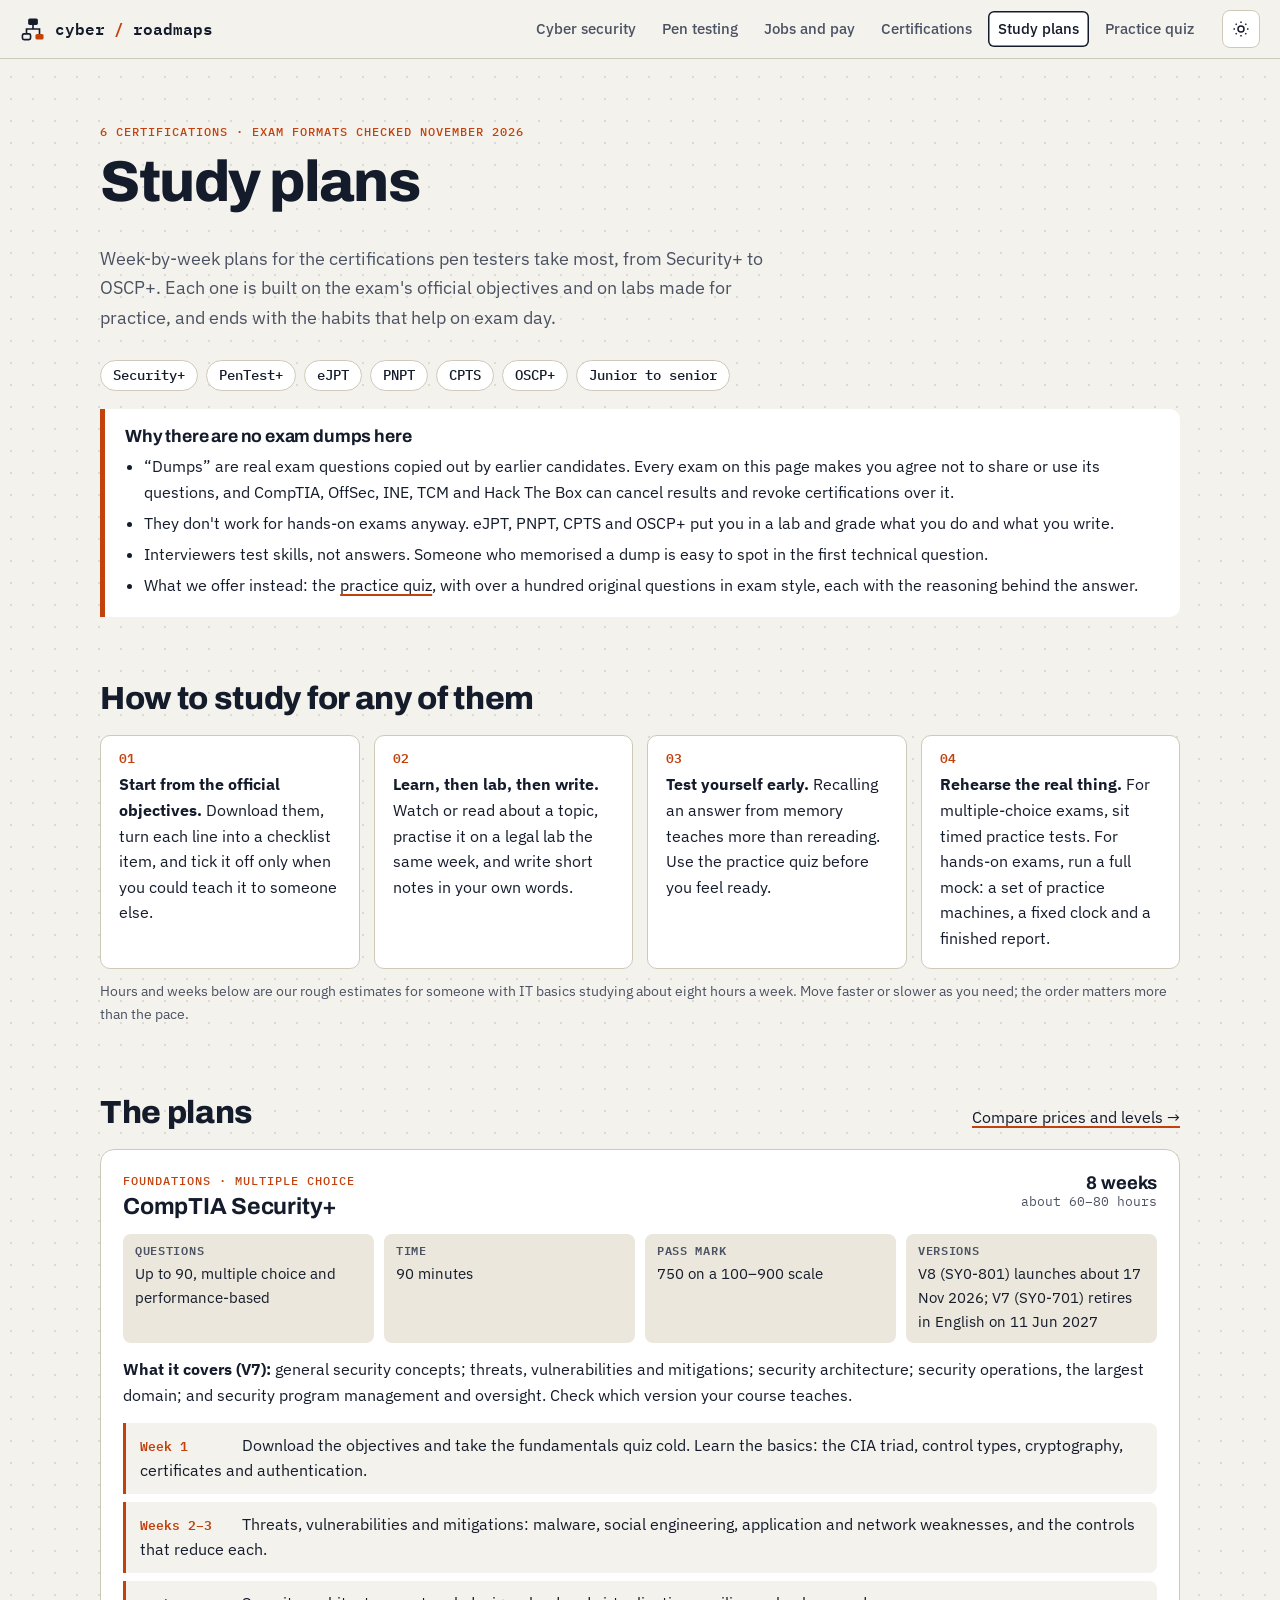
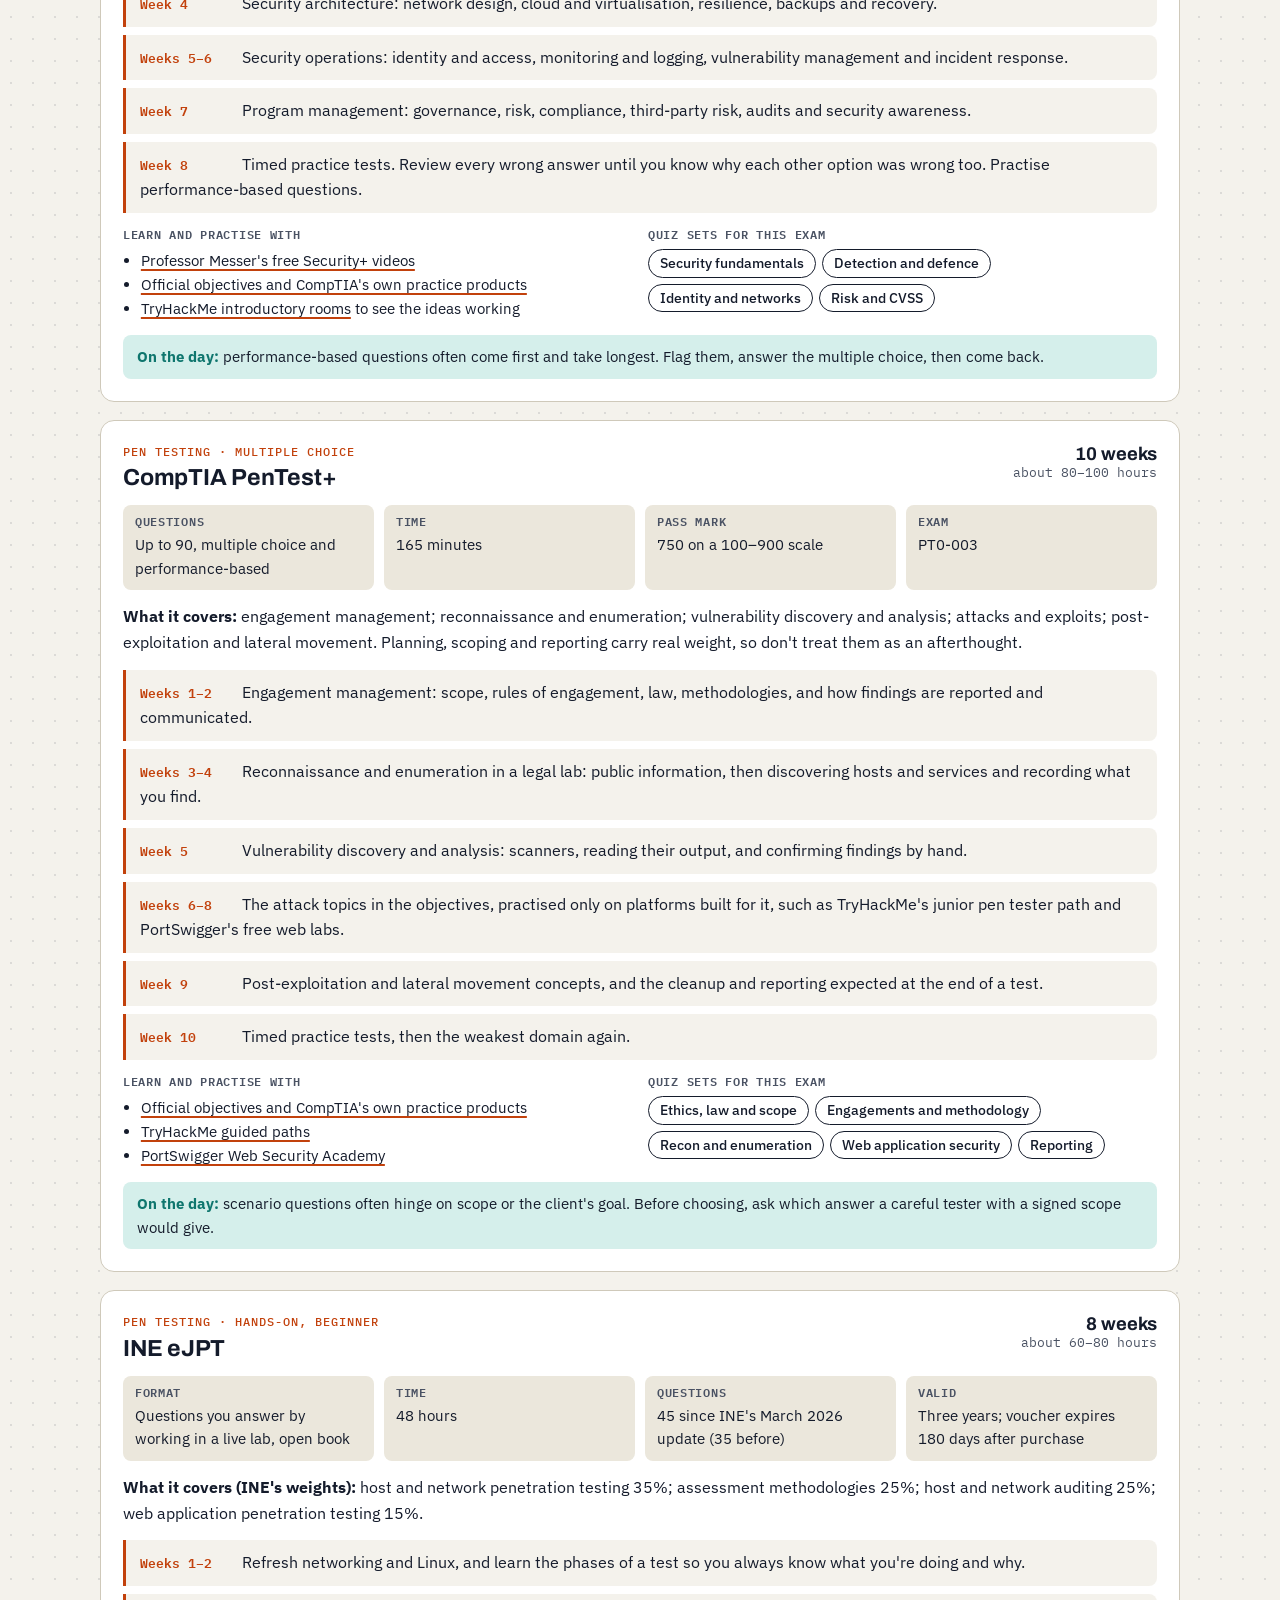
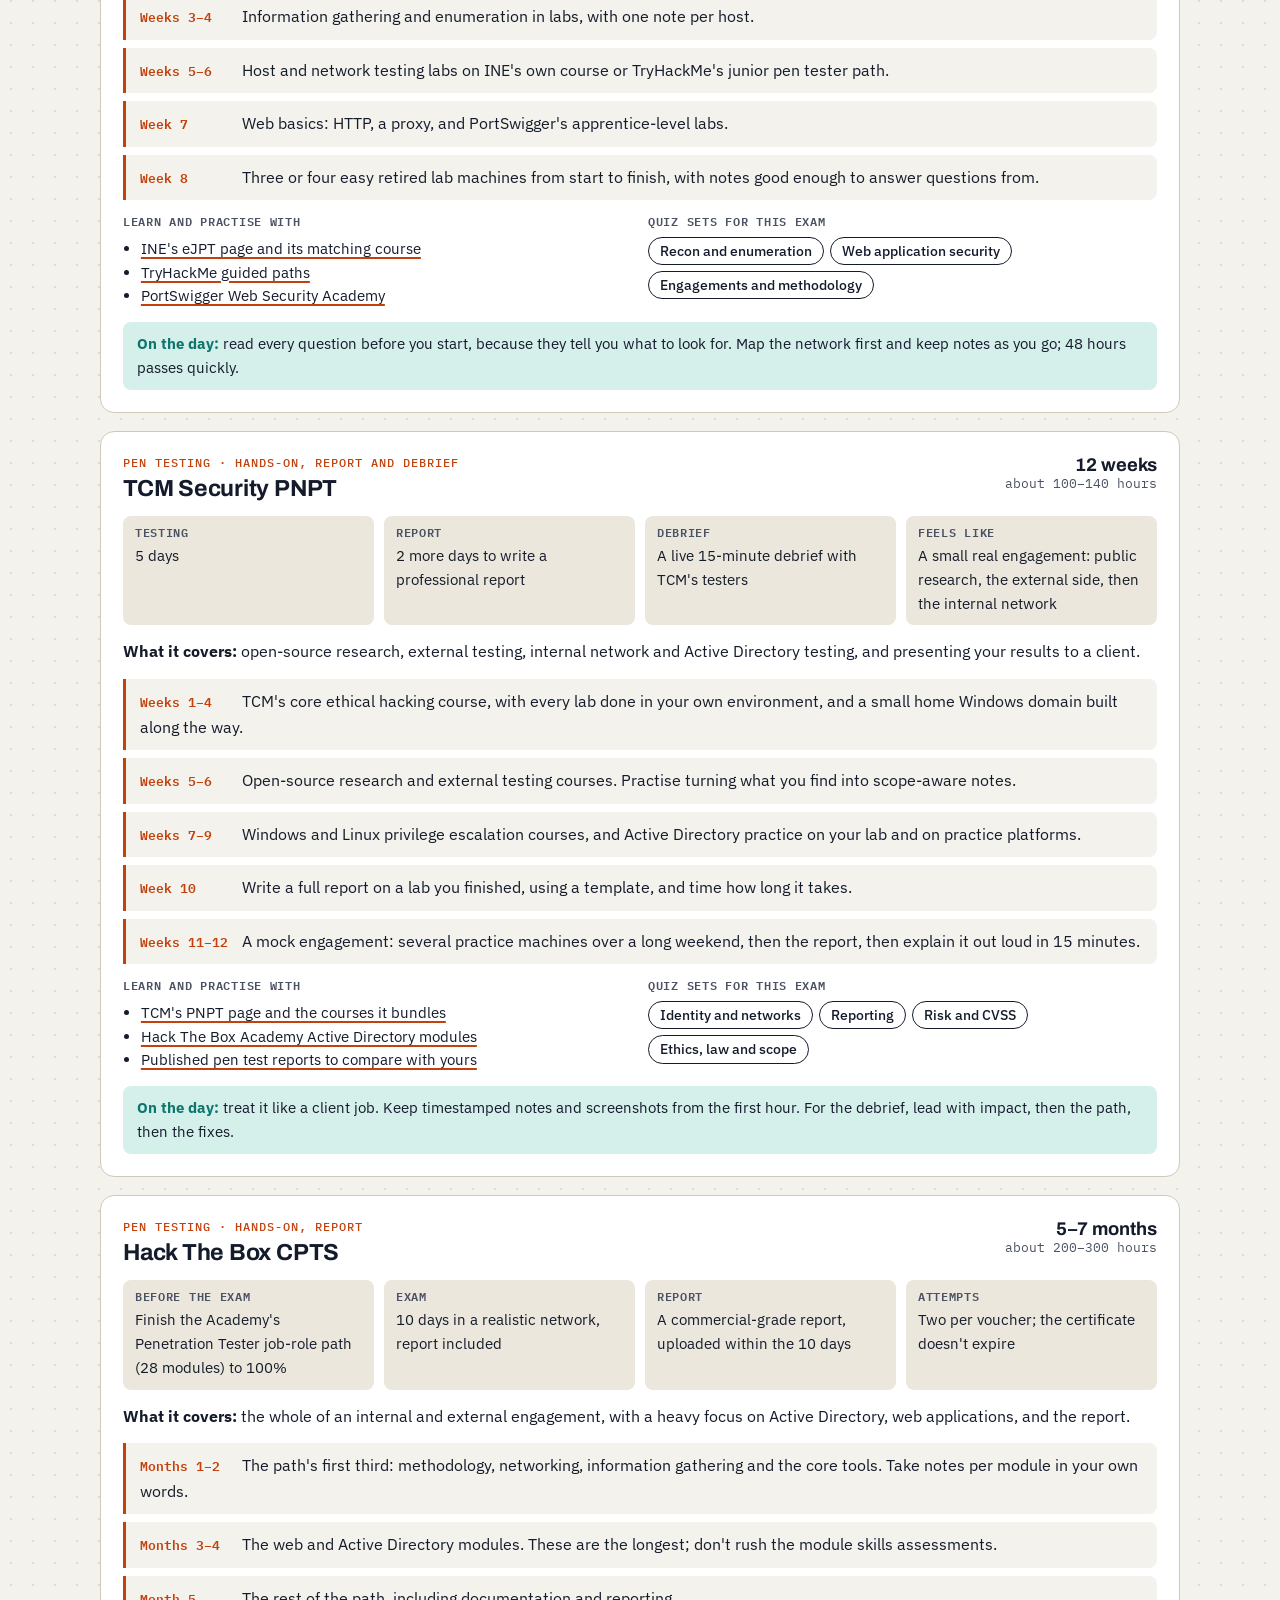
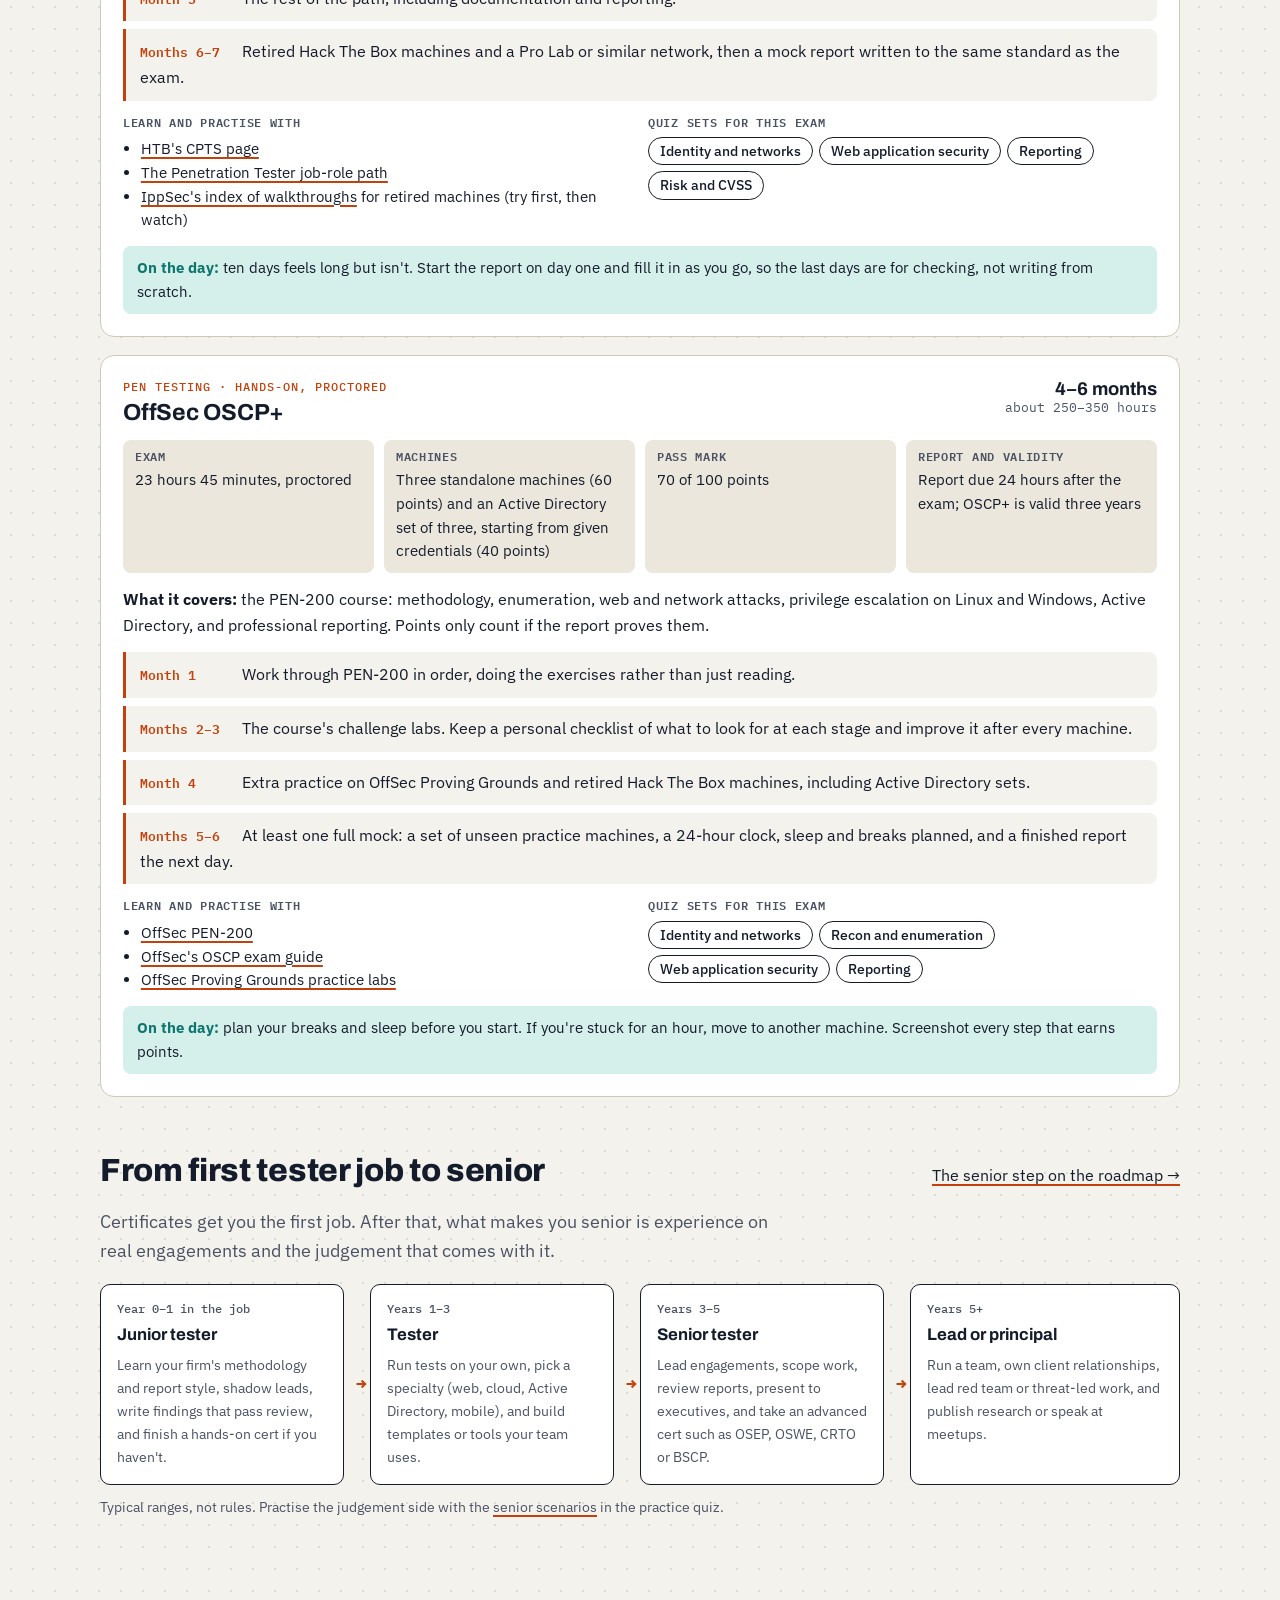
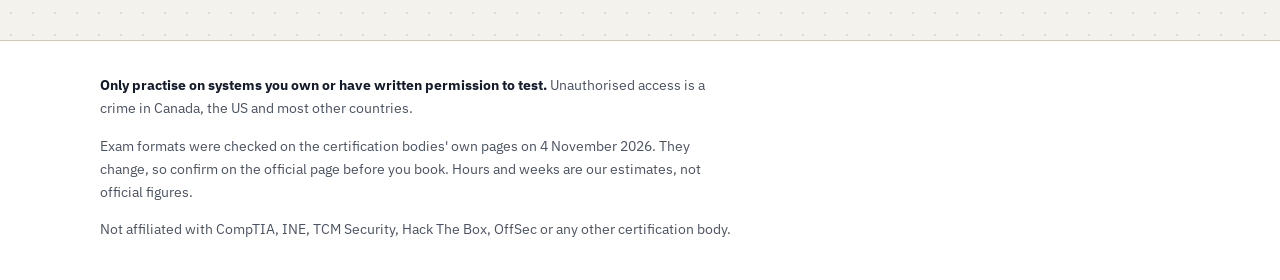
<file: study.html>
<!doctype html>
<html lang="en">
<head>
<meta charset="utf-8">
<meta name="viewport" content="width=device-width, initial-scale=1">
<title>Certification Study Plans: Security+, PenTest+, eJPT, PNPT, CPTS and OSCP+</title>
<meta name="description" content="Week-by-week study plans for six security certifications, built on the official exam objectives and legal practice labs, plus the path from junior to senior pen tester.">
<meta name="color-scheme" content="light dark">
<link rel="icon" href="data:image/svg+xml,%3Csvg xmlns='http://www.w3.org/2000/svg' viewBox='0 0 32 32'%3E%3Crect width='32' height='32' rx='6' fill='%23141b2b'/%3E%3Crect x='10' y='5' width='12' height='7' rx='2' fill='%23f4f2ec'/%3E%3Cpath d='M16 12v5M8 23v-6h16v6' fill='none' stroke='%23f4f2ec' stroke-width='2'/%3E%3Crect x='3' y='22' width='10' height='6' rx='2' fill='none' stroke='%23f4f2ec' stroke-width='2'/%3E%3Crect x='19' y='22' width='10' height='6' rx='2' fill='%23ff8a57'/%3E%3C/svg%3E">
<link rel="preconnect" href="https://fonts.googleapis.com">
<link rel="preconnect" href="https://fonts.gstatic.com" crossorigin>
<link rel="stylesheet" href="https://fonts.googleapis.com/css2?family=Archivo:wght@600;700;800&family=IBM+Plex+Mono:wght@400;500;600&family=IBM+Plex+Sans:ital,wght@0,400;0,500;0,600;1,400&display=swap">
<link rel="stylesheet" href="styles.css">
<script>try { var t = localStorage.getItem("cyber-roadmaps:theme"); if (t) document.documentElement.dataset.theme = t; } catch (e) {}</script>
</head>
<body>
<a class="skip" href="#main">Skip to content</a>

<header class="site-head">
  <a class="brand" href="index.html">
    <svg viewBox="0 0 32 32" aria-hidden="true"><rect x="10" y="3" width="12" height="8" rx="2" fill="currentColor"/><path d="M16 11v5M8 22v-6h16v6" fill="none" stroke="currentColor" stroke-width="2"/><rect x="3" y="22" width="10" height="7" rx="2" fill="none" stroke="currentColor" stroke-width="2"/><rect x="19" y="22" width="10" height="7" rx="2" style="fill: var(--accent)"/></svg>
    cyber<span>/</span>roadmaps
  </a>
  <nav class="site-nav" aria-label="Main">
    <a href="cyber-security.html">Cyber security</a>
    <a href="penetration-testing.html">Pen testing</a>
    <a href="jobs.html">Jobs and pay</a>
    <a href="certifications.html">Certifications</a>
    <a href="study.html" aria-current="page">Study plans</a>
    <a href="practice.html">Practice quiz</a>
  </nav>
  <button type="button" class="theme-toggle" id="theme-toggle" aria-label="Switch theme">
    <svg class="sun" viewBox="0 0 24 24" fill="none" stroke="currentColor" stroke-width="2" aria-hidden="true"><circle cx="12" cy="12" r="4"/><path d="M12 2v2M12 20v2M4.9 4.9l1.4 1.4M17.7 17.7l1.4 1.4M2 12h2M20 12h2M4.9 19.1l1.4-1.4M17.7 6.3l1.4-1.4"/></svg>
    <svg class="moon" viewBox="0 0 24 24" fill="none" stroke="currentColor" stroke-width="2" aria-hidden="true"><path d="M21 12.8A9 9 0 1 1 11.2 3a7 7 0 0 0 9.8 9.8z"/></svg>
  </button>
</header>

<main id="main">
  <section class="wrap hero">
    <p class="kicker">6 certifications · exam formats checked November 2026</p>
    <h1>Study plans</h1>
    <p class="lede">Week-by-week plans for the certifications pen testers take most, from Security+ to OSCP+. Each one is built on the exam's official objectives and on labs made for practice, and ends with the habits that help on exam day.</p>

    <nav class="plan-jump" aria-label="Jump to a plan">
      <a href="#plan-secplus">Security+</a>
      <a href="#plan-pentestplus">PenTest+</a>
      <a href="#plan-ejpt">eJPT</a>
      <a href="#plan-pnpt">PNPT</a>
      <a href="#plan-cpts">CPTS</a>
      <a href="#plan-oscp">OSCP+</a>
      <a href="#junior-to-senior">Junior to senior</a>
    </nav>

    <div class="honest">
      <h3>Why there are no exam dumps here</h3>
      <ul>
        <li>“Dumps” are real exam questions copied out by earlier candidates. Every exam on this page makes you agree not to share or use its questions, and CompTIA, OffSec, INE, TCM and Hack The Box can cancel results and revoke certifications over it.</li>
        <li>They don't work for hands-on exams anyway. eJPT, PNPT, CPTS and OSCP+ put you in a lab and grade what you do and what you write.</li>
        <li>Interviewers test skills, not answers. Someone who memorised a dump is easy to spot in the first technical question.</li>
        <li>What we offer instead: the <a href="practice.html">practice quiz</a>, with over a hundred original questions in exam style, each with the reasoning behind the answer.</li>
      </ul>
    </div>
  </section>

  <section class="wrap section" aria-labelledby="any-cert">
    <div class="section-head"><h2 id="any-cert">How to study for any of them</h2></div>
    <ol class="how">
      <li><b>Start from the official objectives.</b> Download them, turn each line into a checklist item, and tick it off only when you could teach it to someone else.</li>
      <li><b>Learn, then lab, then write.</b> Watch or read about a topic, practise it on a legal lab the same week, and write short notes in your own words.</li>
      <li><b>Test yourself early.</b> Recalling an answer from memory teaches more than rereading. Use the practice quiz before you feel ready.</li>
      <li><b>Rehearse the real thing.</b> For multiple-choice exams, sit timed practice tests. For hands-on exams, run a full mock: a set of practice machines, a fixed clock and a finished report.</li>
    </ol>
    <p class="rm-note">Hours and weeks below are our rough estimates for someone with IT basics studying about eight hours a week. Move faster or slower as you need; the order matters more than the pace.</p>
  </section>

  <section class="wrap section" aria-labelledby="plans">
    <div class="section-head"><h2 id="plans">The plans</h2><a href="certifications.html">Compare prices and levels →</a></div>

    <div class="plans">

      <article class="plan" id="plan-secplus">
        <header class="plan-head">
          <div>
            <p class="kicker">Foundations · multiple choice</p>
            <h3>CompTIA Security+</h3>
          </div>
          <p class="plan-time">8 weeks<small>about 60–80 hours</small></p>
        </header>
        <dl class="plan-facts">
          <div><dt>Questions</dt><dd>Up to 90, multiple choice and performance-based</dd></div>
          <div><dt>Time</dt><dd>90 minutes</dd></div>
          <div><dt>Pass mark</dt><dd>750 on a 100–900 scale</dd></div>
          <div><dt>Versions</dt><dd>V8 (SY0-801) launches about 17 Nov 2026; V7 (SY0-701) retires in English on 11 Jun 2027</dd></div>
        </dl>
        <p><b>What it covers (V7):</b> general security concepts; threats, vulnerabilities and mitigations; security architecture; security operations, the largest domain; and security program management and oversight. Check which version your course teaches.</p>
        <ol class="weeks">
          <li><b>Week 1</b> Download the objectives and take the fundamentals quiz cold. Learn the basics: the CIA triad, control types, cryptography, certificates and authentication.</li>
          <li><b>Weeks 2–3</b> Threats, vulnerabilities and mitigations: malware, social engineering, application and network weaknesses, and the controls that reduce each.</li>
          <li><b>Week 4</b> Security architecture: network design, cloud and virtualisation, resilience, backups and recovery.</li>
          <li><b>Weeks 5–6</b> Security operations: identity and access, monitoring and logging, vulnerability management and incident response.</li>
          <li><b>Week 7</b> Program management: governance, risk, compliance, third-party risk, audits and security awareness.</li>
          <li><b>Week 8</b> Timed practice tests. Review every wrong answer until you know why each other option was wrong too. Practise performance-based questions.</li>
        </ol>
        <div class="plan-cols">
          <div>
            <h4>Learn and practise with</h4>
            <ul>
              <li><a href="https://www.professormesser.com/">Professor Messer's free Security+ videos</a></li>
              <li><a href="https://www.comptia.org/en-us/certifications/security/">Official objectives and CompTIA's own practice products</a></li>
              <li><a href="https://tryhackme.com/">TryHackMe introductory rooms</a> to see the ideas working</li>
            </ul>
          </div>
          <div>
            <h4>Quiz sets for this exam</h4>
            <ul class="chips">
              <li><a href="practice.html#fundamentals">Security fundamentals</a></li>
              <li><a href="practice.html#defence">Detection and defence</a></li>
              <li><a href="practice.html#identity">Identity and networks</a></li>
              <li><a href="practice.html#risk">Risk and CVSS</a></li>
            </ul>
          </div>
        </div>
        <p class="plan-tip"><b>On the day:</b> performance-based questions often come first and take longest. Flag them, answer the multiple choice, then come back.</p>
      </article>

      <article class="plan" id="plan-pentestplus">
        <header class="plan-head">
          <div>
            <p class="kicker">Pen testing · multiple choice</p>
            <h3>CompTIA PenTest+</h3>
          </div>
          <p class="plan-time">10 weeks<small>about 80–100 hours</small></p>
        </header>
        <dl class="plan-facts">
          <div><dt>Questions</dt><dd>Up to 90, multiple choice and performance-based</dd></div>
          <div><dt>Time</dt><dd>165 minutes</dd></div>
          <div><dt>Pass mark</dt><dd>750 on a 100–900 scale</dd></div>
          <div><dt>Exam</dt><dd>PT0-003</dd></div>
        </dl>
        <p><b>What it covers:</b> engagement management; reconnaissance and enumeration; vulnerability discovery and analysis; attacks and exploits; post-exploitation and lateral movement. Planning, scoping and reporting carry real weight, so don't treat them as an afterthought.</p>
        <ol class="weeks">
          <li><b>Weeks 1–2</b> Engagement management: scope, rules of engagement, law, methodologies, and how findings are reported and communicated.</li>
          <li><b>Weeks 3–4</b> Reconnaissance and enumeration in a legal lab: public information, then discovering hosts and services and recording what you find.</li>
          <li><b>Week 5</b> Vulnerability discovery and analysis: scanners, reading their output, and confirming findings by hand.</li>
          <li><b>Weeks 6–8</b> The attack topics in the objectives, practised only on platforms built for it, such as TryHackMe's junior pen tester path and PortSwigger's free web labs.</li>
          <li><b>Week 9</b> Post-exploitation and lateral movement concepts, and the cleanup and reporting expected at the end of a test.</li>
          <li><b>Week 10</b> Timed practice tests, then the weakest domain again.</li>
        </ol>
        <div class="plan-cols">
          <div>
            <h4>Learn and practise with</h4>
            <ul>
              <li><a href="https://www.comptia.org/en-us/certifications/pentest/">Official objectives and CompTIA's own practice products</a></li>
              <li><a href="https://tryhackme.com/">TryHackMe guided paths</a></li>
              <li><a href="https://portswigger.net/web-security">PortSwigger Web Security Academy</a></li>
            </ul>
          </div>
          <div>
            <h4>Quiz sets for this exam</h4>
            <ul class="chips">
              <li><a href="practice.html#ethics">Ethics, law and scope</a></li>
              <li><a href="practice.html#engagements">Engagements and methodology</a></li>
              <li><a href="practice.html#recon">Recon and enumeration</a></li>
              <li><a href="practice.html#web">Web application security</a></li>
              <li><a href="practice.html#reporting">Reporting</a></li>
            </ul>
          </div>
        </div>
        <p class="plan-tip"><b>On the day:</b> scenario questions often hinge on scope or the client's goal. Before choosing, ask which answer a careful tester with a signed scope would give.</p>
      </article>

      <article class="plan" id="plan-ejpt">
        <header class="plan-head">
          <div>
            <p class="kicker">Pen testing · hands-on, beginner</p>
            <h3>INE eJPT</h3>
          </div>
          <p class="plan-time">8 weeks<small>about 60–80 hours</small></p>
        </header>
        <dl class="plan-facts">
          <div><dt>Format</dt><dd>Questions you answer by working in a live lab, open book</dd></div>
          <div><dt>Time</dt><dd>48 hours</dd></div>
          <div><dt>Questions</dt><dd>45 since INE's March 2026 update (35 before)</dd></div>
          <div><dt>Valid</dt><dd>Three years; voucher expires 180 days after purchase</dd></div>
        </dl>
        <p><b>What it covers (INE's weights):</b> host and network penetration testing 35%; assessment methodologies 25%; host and network auditing 25%; web application penetration testing 15%.</p>
        <ol class="weeks">
          <li><b>Weeks 1–2</b> Refresh networking and Linux, and learn the phases of a test so you always know what you're doing and why.</li>
          <li><b>Weeks 3–4</b> Information gathering and enumeration in labs, with one note per host.</li>
          <li><b>Weeks 5–6</b> Host and network testing labs on INE's own course or TryHackMe's junior pen tester path.</li>
          <li><b>Week 7</b> Web basics: HTTP, a proxy, and PortSwigger's apprentice-level labs.</li>
          <li><b>Week 8</b> Three or four easy retired lab machines from start to finish, with notes good enough to answer questions from.</li>
        </ol>
        <div class="plan-cols">
          <div>
            <h4>Learn and practise with</h4>
            <ul>
              <li><a href="https://ine.com/security/certifications/ejpt-certification">INE's eJPT page and its matching course</a></li>
              <li><a href="https://tryhackme.com/">TryHackMe guided paths</a></li>
              <li><a href="https://portswigger.net/web-security">PortSwigger Web Security Academy</a></li>
            </ul>
          </div>
          <div>
            <h4>Quiz sets for this exam</h4>
            <ul class="chips">
              <li><a href="practice.html#recon">Recon and enumeration</a></li>
              <li><a href="practice.html#web">Web application security</a></li>
              <li><a href="practice.html#engagements">Engagements and methodology</a></li>
            </ul>
          </div>
        </div>
        <p class="plan-tip"><b>On the day:</b> read every question before you start, because they tell you what to look for. Map the network first and keep notes as you go; 48 hours passes quickly.</p>
      </article>

      <article class="plan" id="plan-pnpt">
        <header class="plan-head">
          <div>
            <p class="kicker">Pen testing · hands-on, report and debrief</p>
            <h3>TCM Security PNPT</h3>
          </div>
          <p class="plan-time">12 weeks<small>about 100–140 hours</small></p>
        </header>
        <dl class="plan-facts">
          <div><dt>Testing</dt><dd>5 days</dd></div>
          <div><dt>Report</dt><dd>2 more days to write a professional report</dd></div>
          <div><dt>Debrief</dt><dd>A live 15-minute debrief with TCM's testers</dd></div>
          <div><dt>Feels like</dt><dd>A small real engagement: public research, the external side, then the internal network</dd></div>
        </dl>
        <p><b>What it covers:</b> open-source research, external testing, internal network and Active Directory testing, and presenting your results to a client.</p>
        <ol class="weeks">
          <li><b>Weeks 1–4</b> TCM's core ethical hacking course, with every lab done in your own environment, and a small home Windows domain built along the way.</li>
          <li><b>Weeks 5–6</b> Open-source research and external testing courses. Practise turning what you find into scope-aware notes.</li>
          <li><b>Weeks 7–9</b> Windows and Linux privilege escalation courses, and Active Directory practice on your lab and on practice platforms.</li>
          <li><b>Week 10</b> Write a full report on a lab you finished, using a template, and time how long it takes.</li>
          <li><b>Weeks 11–12</b> A mock engagement: several practice machines over a long weekend, then the report, then explain it out loud in 15 minutes.</li>
        </ol>
        <div class="plan-cols">
          <div>
            <h4>Learn and practise with</h4>
            <ul>
              <li><a href="https://certifications.tcm-sec.com/pnpt/">TCM's PNPT page and the courses it bundles</a></li>
              <li><a href="https://academy.hackthebox.com/">Hack The Box Academy Active Directory modules</a></li>
              <li><a href="https://github.com/juliocesarfort/public-pentesting-reports">Published pen test reports to compare with yours</a></li>
            </ul>
          </div>
          <div>
            <h4>Quiz sets for this exam</h4>
            <ul class="chips">
              <li><a href="practice.html#identity">Identity and networks</a></li>
              <li><a href="practice.html#reporting">Reporting</a></li>
              <li><a href="practice.html#risk">Risk and CVSS</a></li>
              <li><a href="practice.html#ethics">Ethics, law and scope</a></li>
            </ul>
          </div>
        </div>
        <p class="plan-tip"><b>On the day:</b> treat it like a client job. Keep timestamped notes and screenshots from the first hour. For the debrief, lead with impact, then the path, then the fixes.</p>
      </article>

      <article class="plan" id="plan-cpts">
        <header class="plan-head">
          <div>
            <p class="kicker">Pen testing · hands-on, report</p>
            <h3>Hack The Box CPTS</h3>
          </div>
          <p class="plan-time">5–7 months<small>about 200–300 hours</small></p>
        </header>
        <dl class="plan-facts">
          <div><dt>Before the exam</dt><dd>Finish the Academy's Penetration Tester job-role path (28 modules) to 100%</dd></div>
          <div><dt>Exam</dt><dd>10 days in a realistic network, report included</dd></div>
          <div><dt>Report</dt><dd>A commercial-grade report, uploaded within the 10 days</dd></div>
          <div><dt>Attempts</dt><dd>Two per voucher; the certificate doesn't expire</dd></div>
        </dl>
        <p><b>What it covers:</b> the whole of an internal and external engagement, with a heavy focus on Active Directory, web applications, and the report.</p>
        <ol class="weeks">
          <li><b>Months 1–2</b> The path's first third: methodology, networking, information gathering and the core tools. Take notes per module in your own words.</li>
          <li><b>Months 3–4</b> The web and Active Directory modules. These are the longest; don't rush the module skills assessments.</li>
          <li><b>Month 5</b> The rest of the path, including documentation and reporting.</li>
          <li><b>Months 6–7</b> Retired Hack The Box machines and a Pro Lab or similar network, then a mock report written to the same standard as the exam.</li>
        </ol>
        <div class="plan-cols">
          <div>
            <h4>Learn and practise with</h4>
            <ul>
              <li><a href="https://academy.hackthebox.com/preview/certifications/htb-certified-penetration-testing-specialist">HTB's CPTS page</a></li>
              <li><a href="https://academy.hackthebox.com/path/preview/penetration-tester">The Penetration Tester job-role path</a></li>
              <li><a href="https://ippsec.rocks/">IppSec's index of walkthroughs</a> for retired machines (try first, then watch)</li>
            </ul>
          </div>
          <div>
            <h4>Quiz sets for this exam</h4>
            <ul class="chips">
              <li><a href="practice.html#identity">Identity and networks</a></li>
              <li><a href="practice.html#web">Web application security</a></li>
              <li><a href="practice.html#reporting">Reporting</a></li>
              <li><a href="practice.html#risk">Risk and CVSS</a></li>
            </ul>
          </div>
        </div>
        <p class="plan-tip"><b>On the day:</b> ten days feels long but isn't. Start the report on day one and fill it in as you go, so the last days are for checking, not writing from scratch.</p>
      </article>

      <article class="plan" id="plan-oscp">
        <header class="plan-head">
          <div>
            <p class="kicker">Pen testing · hands-on, proctored</p>
            <h3>OffSec OSCP+</h3>
          </div>
          <p class="plan-time">4–6 months<small>about 250–350 hours</small></p>
        </header>
        <dl class="plan-facts">
          <div><dt>Exam</dt><dd>23 hours 45 minutes, proctored</dd></div>
          <div><dt>Machines</dt><dd>Three standalone machines (60 points) and an Active Directory set of three, starting from given credentials (40 points)</dd></div>
          <div><dt>Pass mark</dt><dd>70 of 100 points</dd></div>
          <div><dt>Report and validity</dt><dd>Report due 24 hours after the exam; OSCP+ is valid three years</dd></div>
        </dl>
        <p><b>What it covers:</b> the PEN-200 course: methodology, enumeration, web and network attacks, privilege escalation on Linux and Windows, Active Directory, and professional reporting. Points only count if the report proves them.</p>
        <ol class="weeks">
          <li><b>Month 1</b> Work through PEN-200 in order, doing the exercises rather than just reading.</li>
          <li><b>Months 2–3</b> The course's challenge labs. Keep a personal checklist of what to look for at each stage and improve it after every machine.</li>
          <li><b>Month 4</b> Extra practice on OffSec Proving Grounds and retired Hack The Box machines, including Active Directory sets.</li>
          <li><b>Months 5–6</b> At least one full mock: a set of unseen practice machines, a 24-hour clock, sleep and breaks planned, and a finished report the next day.</li>
        </ol>
        <div class="plan-cols">
          <div>
            <h4>Learn and practise with</h4>
            <ul>
              <li><a href="https://www.offsec.com/courses/pen-200/">OffSec PEN-200</a></li>
              <li><a href="https://www.offsec.com/blog/oscp-exam-guide/">OffSec's OSCP exam guide</a></li>
              <li><a href="https://www.offsec.com/products/proving-grounds/">OffSec Proving Grounds practice labs</a></li>
            </ul>
          </div>
          <div>
            <h4>Quiz sets for this exam</h4>
            <ul class="chips">
              <li><a href="practice.html#identity">Identity and networks</a></li>
              <li><a href="practice.html#recon">Recon and enumeration</a></li>
              <li><a href="practice.html#web">Web application security</a></li>
              <li><a href="practice.html#reporting">Reporting</a></li>
            </ul>
          </div>
        </div>
        <p class="plan-tip"><b>On the day:</b> plan your breaks and sleep before you start. If you're stuck for an hour, move to another machine. Screenshot every step that earns points.</p>
      </article>

    </div>
  </section>

  <section class="wrap section" aria-labelledby="junior-to-senior">
    <div class="section-head"><h2 id="junior-to-senior">From first tester job to senior</h2><a href="penetration-testing.html#senior">The senior step on the roadmap →</a></div>
    <p class="lede">Certificates get you the first job. After that, what makes you senior is experience on real engagements and the judgement that comes with it.</p>
    <ol class="ladder">
      <li><span class="yrs">Year 0–1 in the job</span><b>Junior tester</b><p>Learn your firm's methodology and report style, shadow leads, write findings that pass review, and finish a hands-on cert if you haven't.</p></li>
      <li><span class="yrs">Years 1–3</span><b>Tester</b><p>Run tests on your own, pick a specialty (web, cloud, Active Directory, mobile), and build templates or tools your team uses.</p></li>
      <li><span class="yrs">Years 3–5</span><b>Senior tester</b><p>Lead engagements, scope work, review reports, present to executives, and take an advanced cert such as OSEP, OSWE, CRTO or BSCP.</p></li>
      <li><span class="yrs">Years 5+</span><b>Lead or principal</b><p>Run a team, own client relationships, lead red team or threat-led work, and publish research or speak at meetups.</p></li>
    </ol>
    <p class="rm-note">Typical ranges, not rules. Practise the judgement side with the <a href="practice.html#senior">senior scenarios</a> in the practice quiz.</p>
  </section>
</main>

<footer class="site-foot">
  <div class="wrap">
    <p><strong>Only practise on systems you own or have written permission to test.</strong> Unauthorised access is a crime in Canada, the US and most other countries.</p>
    <p>Exam formats were checked on the certification bodies' own pages on 4 November 2026. They change, so confirm on the official page before you book. Hours and weeks are our estimates, not official figures.</p>
    <p>Not affiliated with CompTIA, INE, TCM Security, Hack The Box, OffSec or any other certification body.</p>
  </div>
</footer>

<script src="app.js"></script>
</body>
</html>
</file>
<file: styles.css>
/* ---------- Tokens ---------- */

:root {
  --bg: #f4f2ec;
  --dot: rgba(20, 27, 43, 0.11);
  --surface: #ffffff;
  --surface-2: #ebe7dc;
  --ink: #141b2b;
  --ink-2: #4a5263;
  --line: #cfc9ba;
  --wire: #7b8191;
  --accent: #c2410c;
  --accent-soft: #fde4d4;
  --teal: #0f766e;
  --teal-soft: #d5efeb;
  --main-bg: #141b2b;
  --main-ink: #f8f6f0;
  --done: #2f7d4f;
  --done-soft: #dcf1e3;
  --learn: #a5640b;
  --learn-soft: #fbedd2;
  --focus: #2457d6;
  --shadow: 0 1px 0 rgba(20, 27, 43, 0.08), 0 8px 24px -12px rgba(20, 27, 43, 0.25);
  --radius: 10px;
  --font-head: "Archivo", "Helvetica Neue", Arial, sans-serif;
  --font-body: "IBM Plex Sans", "Segoe UI", system-ui, sans-serif;
  --font-mono: "IBM Plex Mono", ui-monospace, "Cascadia Mono", Consolas, monospace;
  color-scheme: light;
}

@media (prefers-color-scheme: dark) {
  :root:not([data-theme="light"]) {
    --bg: #0e131d;
    --dot: rgba(200, 212, 235, 0.09);
    --surface: #161d2a;
    --surface-2: #1e2738;
    --ink: #e9ecf2;
    --ink-2: #a5aec0;
    --line: #2e394c;
    --wire: #6f7b94;
    --accent: #ff8a57;
    --accent-soft: #3a2015;
    --teal: #4fd1c0;
    --teal-soft: #13332f;
    --main-bg: #f1ede2;
    --main-ink: #121826;
    --done: #5ccf8c;
    --done-soft: #15301f;
    --learn: #f5b45a;
    --learn-soft: #382a12;
    --focus: #86a8ff;
    --shadow: 0 1px 0 rgba(0, 0, 0, 0.4), 0 10px 28px -14px rgba(0, 0, 0, 0.7);
    color-scheme: dark;
  }
}

:root[data-theme="dark"] {
  --bg: #0e131d;
  --dot: rgba(200, 212, 235, 0.09);
  --surface: #161d2a;
  --surface-2: #1e2738;
  --ink: #e9ecf2;
  --ink-2: #a5aec0;
  --line: #2e394c;
  --wire: #6f7b94;
  --accent: #ff8a57;
  --accent-soft: #3a2015;
  --teal: #4fd1c0;
  --teal-soft: #13332f;
  --main-bg: #f1ede2;
  --main-ink: #121826;
  --done: #5ccf8c;
  --done-soft: #15301f;
  --learn: #f5b45a;
  --learn-soft: #382a12;
  --focus: #86a8ff;
  --shadow: 0 1px 0 rgba(0, 0, 0, 0.4), 0 10px 28px -14px rgba(0, 0, 0, 0.7);
  color-scheme: dark;
}

/* ---------- Base ---------- */

*, *::before, *::after { box-sizing: border-box; }

html { -webkit-text-size-adjust: 100%; }

[hidden] { display: none !important; }

[id] { scroll-margin-top: 84px; }

body {
  margin: 0;
  background-color: var(--bg);
  background-image: radial-gradient(var(--dot) 1px, transparent 1.2px);
  background-size: 22px 22px;
  color: var(--ink);
  font: 400 1rem/1.6 var(--font-body);
  overflow-x: hidden;
}

h1, h2, h3 {
  font-family: var(--font-head);
  line-height: 1.12;
  letter-spacing: -0.01em;
  margin: 0 0 0.5em;
}

h1 { font-size: clamp(2.1rem, 5vw, 3.6rem); font-weight: 800; letter-spacing: -0.025em; }
h2 { font-size: clamp(1.45rem, 3vw, 2rem); font-weight: 800; }
h3 { font-size: 1.1rem; font-weight: 700; }

p { margin: 0 0 1em; }

a { color: inherit; text-decoration-color: var(--accent); text-underline-offset: 3px; text-decoration-thickness: 2px; }
a:hover { color: var(--accent); }

:focus-visible { outline: 3px solid var(--focus); outline-offset: 2px; }

.skip {
  position: absolute; left: 16px; top: -60px; z-index: 50;
  background: var(--ink); color: var(--bg); padding: 8px 14px; border-radius: 6px;
}
.skip:focus { top: 12px; }

.wrap { max-width: 1120px; margin: 0 auto; padding: 0 20px; }

.kicker {
  font: 500 0.78rem/1.4 var(--font-mono);
  letter-spacing: 0.08em;
  text-transform: uppercase;
  color: var(--accent);
  margin: 0 0 0.8em;
}

.lede { font-size: 1.15rem; color: var(--ink-2); max-width: 62ch; }

.muted { color: var(--ink-2); }

.sr-only {
  position: absolute; width: 1px; height: 1px; padding: 0; margin: -1px;
  overflow: hidden; clip: rect(0 0 0 0); white-space: nowrap; border: 0;
}
.small { font-size: 0.88rem; }

.button {
  display: inline-flex; align-items: center; gap: 0.5em;
  background: var(--ink); color: var(--bg);
  border: 2px solid var(--ink); border-radius: 8px;
  padding: 0.6em 1.05em;
  font: 600 0.98rem/1.2 var(--font-body);
  text-decoration: none; cursor: pointer;
}
.button:hover { background: var(--accent); border-color: var(--accent); color: #fff; }
.button.quiet { background: transparent; color: var(--ink); }
.button.quiet:hover { background: var(--surface-2); color: var(--ink); border-color: var(--ink); }

/* ---------- Site header and footer ---------- */

.site-head {
  position: sticky; top: 0; z-index: 30;
  display: flex; align-items: center; gap: 18px; flex-wrap: wrap;
  padding: 10px 20px;
  background: color-mix(in srgb, var(--bg) 88%, transparent);
  backdrop-filter: blur(8px);
  border-bottom: 1px solid var(--line);
}

.brand {
  display: inline-flex; align-items: center; gap: 9px;
  font: 600 1rem/1 var(--font-mono);
  text-decoration: none; color: var(--ink);
  margin-right: auto;
}
.brand span { color: var(--accent); }
.brand svg { width: 26px; height: 26px; flex: none; }

.site-nav { display: flex; flex-wrap: wrap; gap: 4px 6px; }
.site-nav a {
  font-size: 0.93rem; font-weight: 500;
  text-decoration: none; padding: 6px 10px; border-radius: 6px; color: var(--ink-2);
}
.site-nav a:hover { color: var(--ink); background: var(--surface-2); }
.site-nav a[aria-current="page"] { color: var(--ink); background: var(--surface); box-shadow: inset 0 0 0 1.5px var(--ink); }

.theme-toggle {
  width: 38px; height: 38px; border-radius: 8px;
  border: 1.5px solid var(--line); background: var(--surface); color: var(--ink);
  display: grid; place-items: center; cursor: pointer;
}
.theme-toggle:hover { border-color: var(--ink); }
.theme-toggle svg { width: 18px; height: 18px; }
.theme-toggle .moon { display: none; }
:root[data-theme="dark"] .theme-toggle .sun { display: none; }
:root[data-theme="dark"] .theme-toggle .moon { display: block; }
@media (prefers-color-scheme: dark) {
  :root:not([data-theme="light"]) .theme-toggle .sun { display: none; }
  :root:not([data-theme="light"]) .theme-toggle .moon { display: block; }
}

.site-foot {
  margin-top: 80px;
  border-top: 1px solid var(--line);
  background: var(--surface);
  padding: 32px 0 40px;
  font-size: 0.9rem; color: var(--ink-2);
}
.site-foot .wrap { display: grid; gap: 14px; }
.site-foot p { margin: 0; max-width: 80ch; }
.site-foot strong { color: var(--ink); }

/* ---------- Home ---------- */

.hero { padding-block: 64px 36px; }
.hero h1 { max-width: 15ch; }
.hero .lede { margin-bottom: 1.5em; }

.road-cards { display: grid; grid-template-columns: repeat(auto-fit, minmax(300px, 1fr)); gap: 20px; margin: 10px 0 56px; }

.road-card {
  position: relative;
  display: grid; grid-template-rows: auto 1fr auto; gap: 12px;
  background: var(--surface);
  border: 2px solid var(--ink);
  border-radius: 14px;
  padding: 22px;
  text-decoration: none; color: var(--ink);
  box-shadow: 5px 5px 0 var(--ink);
  transition: transform 0.15s ease, box-shadow 0.15s ease;
}
.road-card:hover { color: var(--ink); transform: translate(-2px, -2px); box-shadow: 7px 7px 0 var(--accent); }
.road-card h2 { margin: 0; font-size: 1.6rem; }
.road-card p { margin: 0; color: var(--ink-2); }
.road-card .mini { width: 100%; height: 120px; display: block; }
.road-card .meta { display: flex; flex-wrap: wrap; gap: 8px; font: 500 0.8rem/1 var(--font-mono); color: var(--ink-2); }
.road-card .meta span { border: 1px solid var(--line); border-radius: 99px; padding: 6px 10px; }
.road-card .go { font-weight: 600; color: var(--accent); }

.section { padding-block: 28px; }
.section-head { display: flex; flex-wrap: wrap; align-items: end; justify-content: space-between; gap: 10px 24px; margin-bottom: 18px; }
.section-head h2 { margin: 0; }

.stats { display: grid; grid-template-columns: repeat(3, minmax(0, 1fr)); gap: 14px; }
.stats.four { grid-template-columns: repeat(4, minmax(0, 1fr)); }
@media (max-width: 860px) { .stats, .stats.four { grid-template-columns: repeat(2, minmax(0, 1fr)); } }
@media (max-width: 520px) { .stats, .stats.four { grid-template-columns: 1fr; } }
.stat {
  background: var(--surface); border: 1px solid var(--line); border-radius: var(--radius);
  padding: 18px; display: grid; gap: 6px; align-content: start;
}
.stat .num { font: 700 clamp(1.7rem, 3.4vw, 2.2rem)/1.05 var(--font-head); letter-spacing: -0.02em; }
.stat .num.good { color: var(--done); }
.stat .num.warn { color: var(--accent); }
.stat .label { font-weight: 600; }
.stat .src { font-size: 0.8rem; color: var(--ink-2); }
.stat .src a { color: var(--ink-2); }

.honest {
  margin-top: 18px;
  background: var(--surface); border-left: 5px solid var(--accent);
  border-radius: 0 var(--radius) var(--radius) 0;
  padding: 18px 20px;
}
.honest h3 { margin-bottom: 0.4em; }
.honest p:last-child, .honest ul:last-child { margin-bottom: 0; }
.honest ul { margin: 0; padding-left: 1.2em; }
.honest li + li { margin-top: 0.35em; }

.how { display: grid; grid-template-columns: repeat(auto-fit, minmax(230px, 1fr)); gap: 14px; counter-reset: how; }
.how li { list-style: none; background: var(--surface); border: 1px solid var(--line); border-radius: var(--radius); padding: 16px 18px; }
.how li::before {
  counter-increment: how; content: "0" counter(how);
  display: block; font: 600 0.8rem/1 var(--font-mono); color: var(--accent); margin-bottom: 8px;
}
.how { padding: 0; margin: 0; }

/* ---------- Roadmap page ---------- */

.rm-head { padding-block: 44px 10px; }
.rm-head h1 { margin-bottom: 0.25em; }

.rm-bar {
  display: flex; flex-wrap: wrap; align-items: center; gap: 12px 18px;
  margin: 18px 0 8px;
}
.progress { display: flex; align-items: center; gap: 12px; flex: 1 1 320px; }
.progress-text { margin: 0; font: 500 0.9rem/1.3 var(--font-mono); white-space: nowrap; }
.progress-track { flex: 1; height: 10px; background: var(--surface-2); border-radius: 99px; overflow: hidden; border: 1px solid var(--line); }
.progress-fill { display: block; height: 100%; width: 0; background: var(--done); transition: width 0.3s ease; }

.legend { display: flex; flex-wrap: wrap; gap: 8px 16px; list-style: none; padding: 0; margin: 12px 0 0; font-size: 0.86rem; color: var(--ink-2); }
.legend li { display: inline-flex; align-items: center; gap: 7px; }
.sw { width: 26px; height: 14px; border-radius: 4px; border: 1.5px solid var(--ink); background: var(--surface); flex: none; position: relative; }
.sw.main { background: var(--main-bg); border-color: var(--main-bg); }
.sw.core::after, .sw.useful::after { content: ""; position: absolute; right: 3px; top: 3px; width: 6px; height: 6px; border-radius: 50%; background: var(--accent); }
.sw.useful::after { background: var(--teal); }
.sw.later { border-style: dashed; border-color: var(--wire); }
.sw.link { border-color: var(--teal); background: var(--teal-soft); }
.sw.cp { border-radius: 99px; background: var(--accent-soft); border-color: var(--accent); }
.sw.done { background: var(--done-soft); border-color: var(--done); }
.sw.learning { background: var(--learn-soft); border-color: var(--learn); }

.rm-note { font-size: 0.9rem; color: var(--ink-2); margin-top: 10px; }

.rm { position: relative; margin: 30px auto 0; max-width: 1180px; padding: 0 20px; }
.rm-wires { position: absolute; left: 0; top: 0; pointer-events: none; overflow: visible; }
.rm-wires path { fill: none; stroke: var(--wire); stroke-width: 1.6; }
.rm-wires path.spine { stroke: var(--ink); stroke-width: 3; stroke-dasharray: 2 7; stroke-linecap: round; opacity: 0.55; }
.rm-wires path.later { stroke-dasharray: 5 5; }

.rm-list { list-style: none; margin: 0; padding: 0; position: relative; }

.rm-step {
  display: grid;
  grid-template-columns: minmax(0, 1fr) minmax(220px, 300px) minmax(0, 1fr);
  grid-template-areas: "left center right";
  align-items: center;
  column-gap: 64px;
  padding: 26px 0;
}
.rm-center { grid-area: center; display: grid; justify-items: center; gap: 6px; position: relative; z-index: 1; }
.rm-left { grid-area: left; }
.rm-right { grid-area: right; }
.rm-side ul { list-style: none; margin: 0; padding: 0; display: grid; gap: 10px; }
.rm-left ul { justify-items: end; }
.rm-right ul { justify-items: start; }

.rm-num {
  font: 600 0.75rem/1 var(--font-mono); color: var(--ink-2);
  background: var(--bg); padding: 3px 8px; border-radius: 99px; border: 1px solid var(--line);
}

.node {
  position: relative; z-index: 1;
  display: inline-flex; align-items: center; gap: 10px;
  font: 500 0.95rem/1.25 var(--font-body);
  color: var(--ink);
  background: var(--surface);
  border: 1.5px solid var(--ink);
  border-radius: 8px;
  padding: 9px 14px;
  text-align: left; text-decoration: none;
  cursor: pointer;
  max-width: 100%;
  transition: transform 0.12s ease, box-shadow 0.12s ease, background 0.12s;
}
.node:hover { transform: translateY(-1px); box-shadow: 3px 3px 0 var(--accent); color: var(--ink); }
.node .dot { width: 8px; height: 8px; border-radius: 50%; flex: none; background: var(--accent); }
.node.useful .dot { background: var(--teal); }
.node.later { border-style: dashed; border-color: var(--wire); color: var(--ink-2); }
.node.later .dot { background: transparent; border: 1.5px solid var(--wire); }

.node.main {
  width: 100%; justify-content: center; text-align: center;
  background: var(--main-bg); color: var(--main-ink); border-color: var(--main-bg);
  font: 700 1.08rem/1.2 var(--font-head);
  padding: 15px 18px; border-radius: 10px;
  box-shadow: var(--shadow);
}
.node.main:hover { color: var(--main-ink); box-shadow: 4px 4px 0 var(--accent); }

.node.link { border-color: var(--teal); background: var(--teal-soft); font-weight: 600; }
.node.link .arrow { font-family: var(--font-mono); }

.node .tick {
  display: none; width: 18px; height: 18px; flex: none; border-radius: 50%;
  background: var(--done); color: var(--surface);
  font: 700 0.72rem/18px var(--font-mono); text-align: center;
}
.node[data-status="done"] { background: var(--done-soft); border-color: var(--done); border-style: solid; }
.node[data-status="done"] .label { text-decoration: line-through; text-decoration-thickness: 1.5px; text-decoration-color: var(--done); }
.node[data-status="done"] .tick { display: inline-block; }
.node[data-status="done"] .dot { display: none; }
.node.main[data-status="done"] { background: var(--done); border-color: var(--done); color: #fff; }
.node.main[data-status="done"] .label { text-decoration-color: rgba(255, 255, 255, 0.7); }
.node.main[data-status="done"] .tick { background: #fff; color: var(--done); }
.node[data-status="learning"] { background: var(--learn-soft); border-color: var(--learn); box-shadow: inset 4px 0 0 var(--learn); }
.node.main[data-status="learning"] { box-shadow: inset 0 -5px 0 var(--learn), var(--shadow); background: var(--main-bg); }
.node[data-status="skip"] { opacity: 0.45; }

.rm-cp { display: flex; justify-content: center; padding: 8px 0; position: relative; z-index: 1; }
.cp-node {
  display: inline-flex; align-items: center; gap: 10px;
  background: var(--accent-soft); color: var(--ink);
  border: 1.5px solid var(--accent); border-radius: 99px;
  padding: 8px 16px 8px 10px;
  font: 600 0.9rem/1.25 var(--font-body);
  cursor: pointer; max-width: min(100%, 520px); text-align: left;
}
.cp-node:hover { box-shadow: 3px 3px 0 var(--accent); }
.cp-node .cp-tag {
  font: 600 0.68rem/1 var(--font-mono); letter-spacing: 0.06em; text-transform: uppercase;
  background: var(--accent); color: #fff; border-radius: 99px; padding: 5px 8px; flex: none;
}
:root[data-theme="dark"] .cp-node .cp-tag { color: #1a0f08; }
@media (prefers-color-scheme: dark) { :root:not([data-theme="light"]) .cp-node .cp-tag { color: #1a0f08; } }

.rm-end { text-align: center; padding: 20px 0 0; position: relative; z-index: 1; }
.rm-end p { display: inline-block; background: var(--surface); border: 1px solid var(--line); border-radius: var(--radius); padding: 14px 18px; margin: 0; max-width: 60ch; }

@media (max-width: 860px) {
  .rm { padding: 0 16px; }
  .rm-wires { display: none; }
  .rm-list::before {
    content: ""; position: absolute; left: 13px; top: 10px; bottom: 10px;
    border-left: 3px dotted color-mix(in srgb, var(--ink) 45%, transparent);
  }
  .rm-step {
    grid-template-columns: 1fr;
    grid-template-areas: "center" "left" "right";
    row-gap: 10px; padding: 18px 0 18px 34px;
  }
  .rm-center { justify-items: start; }
  .rm-num {
    position: absolute; left: -34px; top: 13px;
    width: 28px; height: 28px; padding: 0; display: grid; place-items: center;
  }
  .rm-num-word { display: none; }
  .node.main { justify-content: flex-start; text-align: left; }
  .rm-side ul, .rm-left ul, .rm-right ul { justify-items: start; padding-left: 14px; border-left: 2px solid var(--line); gap: 8px; }
  .rm-cp { justify-content: flex-start; padding-left: 34px; }
  .rm-end { text-align: left; padding-left: 34px; }
}

/* ---------- Drawer ---------- */

.drawer-backdrop {
  position: fixed; inset: 0; z-index: 40;
  background: rgba(10, 14, 22, 0.42);
  opacity: 0; transition: opacity 0.2s ease;
}
.drawer-backdrop.open { opacity: 1; }

.drawer {
  position: fixed; top: 0; right: 0; bottom: 0; z-index: 41;
  width: min(480px, 100%);
  background: var(--surface);
  border-left: 2px solid var(--ink);
  box-shadow: -18px 0 40px -20px rgba(0, 0, 0, 0.45);
  display: flex; flex-direction: column;
  transform: translateX(100%); transition: transform 0.22s ease;
}
.drawer.open { transform: translateX(0); }

.drawer-top { display: flex; align-items: center; justify-content: space-between; gap: 12px; padding: 14px 18px; border-bottom: 1px solid var(--line); }
.drawer-top .kicker { margin: 0; }
.icon-btn {
  width: 36px; height: 36px; border-radius: 8px; flex: none;
  border: 1.5px solid var(--line); background: var(--surface); color: var(--ink);
  font: 400 1.4rem/1 var(--font-body); cursor: pointer; display: grid; place-items: center;
}
.icon-btn:hover { border-color: var(--ink); }

.drawer-scroll { overflow-y: auto; padding: 20px 22px 26px; flex: 1; }
.drawer-scroll h2 { font-size: 1.6rem; outline: none; }
.drawer-scroll h3 { font-size: 0.8rem; font-family: var(--font-mono); text-transform: uppercase; letter-spacing: 0.08em; color: var(--ink-2); margin: 1.6em 0 0.6em; }
.drawer-scroll ul { padding-left: 1.2em; margin: 0; }
.drawer-scroll li + li { margin-top: 0.35em; }

.badge {
  display: inline-block; font: 600 0.72rem/1 var(--font-mono); text-transform: uppercase; letter-spacing: 0.06em;
  padding: 5px 8px; border-radius: 99px; border: 1px solid currentColor; margin-bottom: 12px;
}
.badge.core { color: var(--accent); }
.badge.useful { color: var(--teal); }
.badge.later { color: var(--ink-2); }
.badge.main { color: var(--ink); }

.on-job {
  background: var(--surface-2); border-radius: var(--radius); padding: 14px 16px; margin-top: 4px;
}
.on-job strong { display: block; font: 600 0.75rem/1.2 var(--font-mono); text-transform: uppercase; letter-spacing: 0.08em; color: var(--accent); margin-bottom: 6px; }
.on-job p { margin: 0; }
.on-job.senior-note { margin-top: 10px; background: var(--teal-soft); }
.on-job.senior-note strong { color: var(--teal); }

.res-list { list-style: none; padding: 0 !important; display: grid; gap: 8px; }
.res-list li + li { margin-top: 0 !important; }
.res-list a {
  display: flex; align-items: center; justify-content: space-between; gap: 10px;
  border: 1px solid var(--line); border-radius: 8px; padding: 10px 12px; text-decoration: none;
}
.res-list a:hover { border-color: var(--ink); color: var(--ink); }
.res-list .host { display: block; font: 400 0.78rem/1.3 var(--font-mono); color: var(--ink-2); }
.tag {
  flex: none; font: 600 0.7rem/1 var(--font-mono); text-transform: uppercase; letter-spacing: 0.05em;
  padding: 4px 7px; border-radius: 5px; background: var(--teal-soft); color: var(--teal);
}
.tag.paid { background: var(--accent-soft); color: var(--accent); }
.tag.mixed { background: var(--surface-2); color: var(--ink-2); }

.chips { display: flex; flex-wrap: wrap; gap: 8px; list-style: none; padding: 0 !important; }
.chips li + li { margin-top: 0 !important; }
.chips a, .chips button {
  display: inline-flex; align-items: center; gap: 6px;
  border: 1.5px solid var(--ink); border-radius: 99px; padding: 5px 11px;
  font: 500 0.85rem/1.2 var(--font-body); text-decoration: none; background: var(--surface); color: var(--ink); cursor: pointer;
}
.chips a:hover, .chips button:hover { border-color: var(--accent); color: var(--accent); }
.chips button[data-status="done"] { background: var(--done-soft); border-color: var(--done); }
.chips button[data-status="learning"] { background: var(--learn-soft); border-color: var(--learn); }

.job-list { list-style: none; padding: 0 !important; display: grid; gap: 10px; }
.job-list li + li { margin-top: 0 !important; }
.job-list li { border: 1px solid var(--line); border-radius: 8px; padding: 12px 14px; }
.job-list b { display: block; }
.job-list .pay { font: 500 0.88rem/1.4 var(--font-mono); color: var(--done); }

.drawer-foot { border-top: 1px solid var(--line); padding: 14px 18px; display: grid; gap: 12px; background: var(--surface); }
.status-row { display: grid; grid-template-columns: repeat(4, 1fr); gap: 6px; }
.status-row button {
  border: 1.5px solid var(--line); background: var(--surface); color: var(--ink);
  border-radius: 8px; padding: 9px 4px; font: 600 0.86rem/1.1 var(--font-body); cursor: pointer;
}
.status-row button:hover { border-color: var(--ink); }
.status-row button[aria-pressed="true"][data-set="done"] { background: var(--done); border-color: var(--done); color: #fff; }
.status-row button[aria-pressed="true"][data-set="learning"] { background: var(--learn); border-color: var(--learn); color: #1d1405; }
.status-row button[aria-pressed="true"][data-set="skip"] { background: var(--ink-2); border-color: var(--ink-2); color: var(--surface); }
.status-row[hidden] { display: none; }
.step-row { display: flex; justify-content: space-between; gap: 8px; }
.step-row button { flex: 1; }

/* ---------- Lessons (the "Deep dive" in the side panel) ---------- */

.drawer.wide { width: min(800px, 100%); }

.lesson { margin-top: 30px; padding-top: 18px; border-top: 2px solid var(--ink); }
.lesson-head { display: flex; align-items: baseline; justify-content: space-between; gap: 12px; flex-wrap: wrap; }
.drawer-scroll .lesson-head h3 { margin: 0; color: var(--accent); }
.lesson-time { font: 500 0.78rem/1.2 var(--font-mono); color: var(--ink-2); }

.drawer-scroll .lesson-toc { list-style: none; padding: 0; margin: 12px 0 4px; display: flex; flex-wrap: wrap; gap: 6px; }
.drawer-scroll .lesson-toc li + li { margin-top: 0; }
.lesson-toc button {
  border: 1px solid var(--line); background: var(--surface-2); color: var(--ink);
  border-radius: 6px; padding: 5px 9px; font: 500 0.82rem/1.2 var(--font-body); cursor: pointer;
}
.lesson-toc button:hover { border-color: var(--ink); }

.lesson .ls-h { font: 700 1.2rem/1.25 var(--font-head); letter-spacing: -0.01em; margin: 1.7em 0 0.5em; scroll-margin-top: 10px; outline: none; }
.lesson p { margin: 0 0 0.85em; }
.lesson code { font: 500 0.86em/1 var(--font-mono); background: var(--surface-2); border: 1px solid var(--line); padding: 1px 5px; border-radius: 4px; overflow-wrap: anywhere; }
.drawer-scroll .ls-list { margin: 0 0 1em; }
.drawer-scroll ol.ls-list, .drawer-scroll .try ol { padding-left: 1.5em; }
.lesson .ls-list li::marker { color: var(--accent); }

.ls-code { margin: 6px 0 18px; border: 1px solid var(--line); border-radius: var(--radius); background: var(--surface-2); overflow: hidden; }
.ls-code figcaption { font: 600 0.7rem/1 var(--font-mono); text-transform: uppercase; letter-spacing: 0.08em; color: var(--ink-2); padding: 9px 12px 0; }
.ls-code pre { margin: 0; padding: 10px 12px 12px; overflow-x: auto; }
.ls-code pre code { font: 400 0.82rem/1.55 var(--font-mono); background: none; border: 0; padding: 0; white-space: pre; overflow-wrap: normal; }

.tbl { overflow-x: auto; margin: 6px 0 18px; border: 1px solid var(--line); border-radius: var(--radius); }
.tbl table { width: 100%; border-collapse: collapse; font-size: 0.88rem; line-height: 1.45; }
.tbl caption { caption-side: top; text-align: left; padding: 10px 12px 2px; font-size: 0.85rem; color: var(--ink-2); }
.tbl th, .tbl td { text-align: left; vertical-align: top; padding: 8px 12px; border-bottom: 1px solid var(--line); }
.tbl thead th { font: 600 0.72rem/1.25 var(--font-mono); text-transform: uppercase; letter-spacing: 0.05em; color: var(--ink-2); background: var(--surface-2); white-space: nowrap; }
.tbl tbody th { font-weight: 600; }
.tbl tbody tr:last-child > * { border-bottom: 0; }

.callout { border-radius: var(--radius); padding: 12px 14px; margin: 6px 0 18px; border-left: 4px solid var(--teal); background: var(--teal-soft); }
.callout strong { display: block; font: 600 0.72rem/1.2 var(--font-mono); text-transform: uppercase; letter-spacing: 0.08em; color: var(--teal); margin-bottom: 4px; }
.callout p { margin: 0; }
.callout.warn { border-left-color: var(--accent); background: var(--accent-soft); }
.callout.warn strong { color: var(--accent); }
.callout.note { border-left-color: var(--learn); background: var(--learn-soft); }
.callout.note strong { color: var(--learn); }

.try { border: 1.5px dashed var(--ink-2); border-radius: var(--radius); padding: 12px 14px; margin: 6px 0 18px; }
.try strong { display: block; font: 600 0.72rem/1.2 var(--font-mono); text-transform: uppercase; letter-spacing: 0.08em; color: var(--ink); margin-bottom: 6px; }
.drawer-scroll .try ol { margin: 0; }

.terms { display: grid; grid-template-columns: max-content 1fr; gap: 6px 14px; margin: 6px 0 18px; font-size: 0.93rem; }
.terms dt { font-weight: 600; }
.terms dd { margin: 0; color: var(--ink-2); }
@media (max-width: 560px) {
  .terms { grid-template-columns: 1fr; gap: 2px; }
  .terms dd { margin-bottom: 8px; }
}

.flow-wrap { margin: 6px 0 18px; }
.flow-wrap figcaption, .fig figcaption { font-size: 0.85rem; color: var(--ink-2); margin-top: 8px; }
.drawer-scroll .flow { list-style: none; padding: 0; margin: 0; display: flex; flex-wrap: wrap; align-items: stretch; gap: 8px 0; }
.drawer-scroll .flow li + li { margin-top: 0; }
.flow li { display: flex; align-items: center; }
.flow li + li::before { content: "→"; color: var(--wire); font-weight: 700; padding: 0 7px; }
.flow-box { display: grid; gap: 2px; border: 1.5px solid var(--ink); border-radius: 8px; padding: 6px 10px; background: var(--surface); font-size: 0.88rem; line-height: 1.3; }
.flow-box span { font-size: 0.78rem; color: var(--ink-2); }
.flow-loop span { font-size: 0.8rem; color: var(--ink-2); font-style: italic; }
.flow li.flow-loop::before { content: "↺"; }

.fig { margin: 8px 0 20px; }
@media (max-width: 620px) {
  .fig::before { content: "Swipe sideways to see the whole diagram ↔"; display: block; font: 500 0.72rem/1.3 var(--font-mono); color: var(--ink-2); margin-bottom: 6px; }
}
.fig-box { overflow-x: auto; border: 1px solid var(--line); border-radius: var(--radius); background: var(--bg); padding: 14px; }
.fig svg { display: block; width: 100%; height: auto; margin: 0 auto; }
.fig svg text { font: 500 13px var(--font-body); fill: var(--ink); }
.fig svg .s { font-size: 11.5px; }
.fig svg .lg { font-size: 15px; }
.fig svg .xl { font-size: 19px; }
.fig svg .b { font-weight: 700; }
.fig svg .h { font-family: var(--font-head); font-weight: 800; }
.fig svg .mo { font-family: var(--font-mono); }
.fig svg .mu { fill: var(--ink-2); }
.fig svg .ac { fill: var(--accent); }
.fig svg .te { fill: var(--teal); }
.fig svg .gr { fill: var(--done); }
.fig svg text.iv { fill: var(--main-ink); }
.fig svg text.iv.mu { fill: var(--main-ink); opacity: 0.78; }
.fig svg text.on { fill: var(--bg); }
.fig svg .c { text-anchor: middle; }
.fig svg .e { text-anchor: end; }
.fig svg .bx { fill: var(--surface); stroke: var(--ink); stroke-width: 1.5; }
.fig svg .bx.a { fill: var(--accent-soft); stroke: var(--accent); }
.fig svg .bx.t { fill: var(--teal-soft); stroke: var(--teal); }
.fig svg .bx.m { fill: var(--surface-2); stroke: var(--line); }
.fig svg .bx.d { fill: var(--main-bg); stroke: var(--main-bg); }
.fig svg .bx.g { fill: var(--done-soft); stroke: var(--done); }
.fig svg .bx.y { fill: var(--learn-soft); stroke: var(--learn); }
.fig svg .bx.r { fill: var(--accent); stroke: var(--accent); }
.fig svg .bx.n { fill: none; stroke: var(--wire); stroke-dasharray: 6 5; }
.fig svg .bx.o { fill: none; }
.fig svg .ln { stroke: var(--wire); stroke-width: 1.6; fill: none; }
.fig svg .ln.ar { marker-end: url(#fg-ah); }
.fig svg .ln.ar.bo { marker-start: url(#fg-ah); }
.fig svg .ln.ac { stroke: var(--accent); }
.fig svg .ln.ac.ar { marker-end: url(#fg-ah-a); }
.fig svg .ln.ac.ar.bo { marker-start: url(#fg-ah-a); }
.fig svg .ln.te { stroke: var(--teal); }
.fig svg .ln.te.ar { marker-end: url(#fg-ah-t); }
.fig svg .ln.te.ar.bo { marker-start: url(#fg-ah-t); }
.fig svg .ln.da { stroke-dasharray: 5 4; }
.fig svg .ln.th { stroke-width: 3; }
.fig svg .ln.lf { stroke: var(--line); stroke-dasharray: 3 4; }
#fg-defs { position: absolute; width: 0; height: 0; overflow: hidden; }
#fg-defs .fg-ah { fill: var(--wire); }
#fg-defs .fg-ah-a { fill: var(--accent); }
#fg-defs .fg-ah-t { fill: var(--teal); }

.check { margin-top: 8px; }
.check details { border: 1px solid var(--line); border-radius: 8px; margin: 0 0 8px; background: var(--surface); }
.check summary { cursor: pointer; padding: 10px 12px; font-weight: 600; list-style-position: outside; margin-left: 18px; padding-left: 4px; }
.check summary::marker { color: var(--accent); }
.check details[open] summary { border-bottom: 1px dashed var(--line); }
.check details p { margin: 0; padding: 10px 14px 12px; color: var(--ink); }

/* ---------- Jobs page ---------- */

.ladder { list-style: none; padding: 0; margin: 0; display: grid; grid-template-columns: repeat(4, 1fr); gap: 0; }
.ladder li {
  position: relative; background: var(--surface); border: 1.5px solid var(--ink); border-radius: var(--radius);
  padding: 16px; margin-right: 26px;
}
.ladder li:last-child { margin-right: 0; }
.ladder li:not(:last-child)::after {
  content: "→"; position: absolute; right: -24px; top: 50%; transform: translateY(-50%);
  font: 700 1.1rem/1 var(--font-mono); color: var(--accent);
}
.ladder .yrs { font: 500 0.78rem/1.2 var(--font-mono); color: var(--ink-2); display: block; margin-bottom: 6px; }
.ladder b { display: block; font-family: var(--font-head); font-size: 1.05rem; margin-bottom: 4px; }
.ladder p { margin: 0; font-size: 0.9rem; color: var(--ink-2); }

@media (max-width: 860px) {
  .ladder { grid-template-columns: 1fr; gap: 26px; }
  .ladder li { margin-right: 0; }
  .ladder li:not(:last-child)::after { content: "↓"; right: auto; left: 22px; top: auto; bottom: -24px; transform: none; }
}

.jobs-grid { display: grid; grid-template-columns: repeat(auto-fill, minmax(320px, 1fr)); gap: 16px; }
.job-card {
  background: var(--surface); border: 1px solid var(--line); border-radius: 12px;
  padding: 20px; display: grid; gap: 10px; align-content: start;
  scroll-margin-top: 90px;
}
.job-card:target { border-color: var(--accent); box-shadow: 0 0 0 3px var(--accent-soft); }
.job-card h3 { margin: 0; font-size: 1.25rem; }
.job-card .lvl { font: 600 0.72rem/1 var(--font-mono); text-transform: uppercase; letter-spacing: 0.06em; color: var(--ink-2); }
.job-card .lvl.entry { color: var(--done); }
.job-card .lvl.mid { color: var(--learn); }
.job-card .lvl.senior { color: var(--accent); }
.job-card p { margin: 0; }
.job-card dl { margin: 0; display: grid; gap: 8px; }
.job-card dt { font: 600 0.72rem/1.2 var(--font-mono); text-transform: uppercase; letter-spacing: 0.06em; color: var(--ink-2); }
.job-card dd { margin: 2px 0 0; font-size: 0.93rem; }
.job-card .pay { font: 600 0.95rem/1.35 var(--font-mono); color: var(--done); }
.job-card .pay small { display: block; font: 400 0.78rem/1.4 var(--font-body); color: var(--ink-2); }

.split { display: grid; grid-template-columns: repeat(auto-fit, minmax(300px, 1fr)); gap: 16px; }
.panel { background: var(--surface); border: 1px solid var(--line); border-radius: 12px; padding: 20px; }
.panel h3 { margin-bottom: 0.7em; }
.panel table { width: 100%; border-collapse: collapse; font-size: 0.93rem; }
.panel th, .panel td { text-align: left; padding: 8px 6px; border-bottom: 1px solid var(--line); vertical-align: top; }
.panel th { font: 600 0.74rem/1.2 var(--font-mono); text-transform: uppercase; letter-spacing: 0.05em; color: var(--ink-2); }
.panel td.n { font-family: var(--font-mono); white-space: nowrap; }
.panel tr:last-child td { border-bottom: 0; }

.sources { font-size: 0.88rem; color: var(--ink-2); padding-left: 1.2em; }
.sources li + li { margin-top: 0.3em; }

/* ---------- Certifications page ---------- */

.filters { display: flex; flex-wrap: wrap; gap: 14px 22px; align-items: center; margin: 8px 0 20px; }
.filters fieldset { border: 0; padding: 0; margin: 0; display: flex; flex-wrap: wrap; gap: 6px; align-items: center; }
.filters legend { float: left; margin-right: 8px; font: 600 0.75rem/2.2 var(--font-mono); text-transform: uppercase; letter-spacing: 0.06em; color: var(--ink-2); }
.filters button {
  border: 1.5px solid var(--line); background: var(--surface); color: var(--ink);
  border-radius: 99px; padding: 6px 12px; font: 500 0.88rem/1.1 var(--font-body); cursor: pointer;
}
.filters button:hover { border-color: var(--ink); }
.filters button[aria-pressed="true"] { background: var(--ink); color: var(--bg); border-color: var(--ink); }
.filter-count { font: 500 0.85rem/1 var(--font-mono); color: var(--ink-2); margin: 0; }

.cert-ladder { list-style: none; padding: 0; margin: 0 0 8px; display: grid; grid-template-columns: repeat(5, 1fr); gap: 10px; counter-reset: rung; }
.cert-ladder li { background: var(--surface); border: 1.5px solid var(--ink); border-radius: var(--radius); padding: 14px; position: relative; }
.cert-ladder li::before { counter-increment: rung; content: "Step " counter(rung); display: block; font: 600 0.72rem/1 var(--font-mono); color: var(--accent); margin-bottom: 8px; text-transform: uppercase; letter-spacing: 0.06em; }
.cert-ladder b { display: block; font-family: var(--font-head); margin-bottom: 4px; }
.cert-ladder p { margin: 0; font-size: 0.86rem; color: var(--ink-2); }
@media (max-width: 860px) { .cert-ladder { grid-template-columns: 1fr; } }

.cert-grid { display: grid; grid-template-columns: repeat(auto-fill, minmax(300px, 1fr)); gap: 14px; }
.cert {
  background: var(--surface); border: 1px solid var(--line); border-radius: 12px; padding: 18px;
  display: grid; gap: 10px; align-content: start; scroll-margin-top: 90px;
}
.cert:target { border-color: var(--accent); box-shadow: 0 0 0 3px var(--accent-soft); }
.cert[hidden] { display: none; }
.cert-top { display: flex; justify-content: space-between; align-items: start; gap: 10px; }
.cert h3 { margin: 0; font-size: 1.12rem; }
.cert .by { font-size: 0.85rem; color: var(--ink-2); margin: 2px 0 0; }
.cert .cost { font: 600 0.95rem/1.2 var(--font-mono); white-space: nowrap; text-align: right; }
.cert .cost small { display: block; font: 400 0.72rem/1.3 var(--font-body); color: var(--ink-2); white-space: normal; }
.cert .tags { display: flex; flex-wrap: wrap; gap: 6px; }
.cert .tags span { font: 500 0.72rem/1 var(--font-mono); padding: 5px 7px; border-radius: 5px; background: var(--surface-2); color: var(--ink-2); }
.cert .tags span.hands { background: var(--done-soft); color: var(--done); }
.cert .tags span.mcq { background: var(--learn-soft); color: var(--learn); }
.cert p { margin: 0; font-size: 0.93rem; }
.cert .more { font-size: 0.88rem; font-weight: 600; }

/* ---------- Study plans page ---------- */

.plan-jump { display: flex; flex-wrap: wrap; gap: 8px; margin: 0 0 8px; }
.plan-jump a {
  font: 500 0.85rem/1 var(--font-mono); text-decoration: none;
  border: 1.5px solid var(--line); background: var(--surface); border-radius: 99px; padding: 8px 12px;
}
.plan-jump a:hover { border-color: var(--ink); color: var(--ink); }

.plans { display: grid; gap: 18px; }
.plan {
  background: var(--surface); border: 1px solid var(--line); border-radius: 14px;
  padding: 22px; display: grid; gap: 14px; scroll-margin-top: 90px;
}
.plan:target { border-color: var(--accent); box-shadow: 0 0 0 3px var(--accent-soft); }
.plan > p { margin: 0; }
.plan-head { display: flex; justify-content: space-between; align-items: start; gap: 16px; flex-wrap: wrap; }
.plan-head .kicker { margin-bottom: 0.4em; }
.plan-head h3 { margin: 0; font-size: 1.45rem; }
.plan-time { margin: 0; font: 700 1.15rem/1.2 var(--font-head); text-align: right; }
.plan-time small { display: block; font: 400 0.8rem/1.3 var(--font-mono); color: var(--ink-2); }
.plan-facts {
  margin: 0; display: grid; grid-template-columns: repeat(auto-fit, minmax(200px, 1fr)); gap: 10px;
}
.plan-facts div { background: var(--surface-2); border-radius: 8px; padding: 10px 12px; }
.plan-facts dt { font: 600 0.72rem/1.2 var(--font-mono); text-transform: uppercase; letter-spacing: 0.06em; color: var(--ink-2); }
.plan-facts dd { margin: 4px 0 0; font-size: 0.93rem; }
.weeks { list-style: none; margin: 0; padding: 0; display: grid; gap: 8px; }
.weeks li { padding: 10px 12px 10px 14px; border-left: 3px solid var(--accent); background: color-mix(in srgb, var(--surface-2) 55%, transparent); border-radius: 0 8px 8px 0; }
.weeks b { display: inline-block; min-width: 7.5em; font: 600 0.82rem/1.4 var(--font-mono); color: var(--accent); }
.plan-cols { display: grid; grid-template-columns: repeat(auto-fit, minmax(260px, 1fr)); gap: 16px; }
.plan h4 { font: 600 0.75rem/1.2 var(--font-mono); text-transform: uppercase; letter-spacing: 0.06em; color: var(--ink-2); margin: 0 0 8px; }
.plan-cols ul { margin: 0; padding-left: 1.2em; font-size: 0.93rem; }
.plan-cols ul.chips { padding: 0; list-style: none; display: flex; flex-wrap: wrap; gap: 6px; }
.plan-cols ul.chips li + li { margin-top: 0; }
@media (max-width: 600px) {
  .plan { padding: 16px; }
  .plan-time { text-align: left; }
  .weeks b { display: block; min-width: 0; }
}
.plan-tip { background: var(--teal-soft); border-radius: 8px; padding: 10px 14px; font-size: 0.93rem; }
.plan-tip b { color: var(--teal); }

.study-links { margin-bottom: 56px; }
.study-links .panel { text-decoration: none; color: var(--ink); display: grid; gap: 6px; align-content: start; }
.study-links .panel:hover { border-color: var(--ink); color: var(--ink); }
.study-links .panel p { margin: 0; }
.study-links .panel h3 { margin: 0; }

/* ---------- Practice quiz page ---------- */

.set-grid { display: grid; grid-template-columns: repeat(auto-fill, minmax(250px, 1fr)); gap: 12px; }
.set-card {
  display: grid; gap: 6px; align-content: start; text-align: left; cursor: pointer;
  background: var(--surface); color: var(--ink); border: 1.5px solid var(--line); border-radius: 12px;
  padding: 16px; font: inherit;
}
.set-card:hover { border-color: var(--ink); }
.set-card.mixed { border: 2px solid var(--ink); box-shadow: 4px 4px 0 var(--ink); }
.set-card.mixed:hover { box-shadow: 5px 5px 0 var(--accent); }
.set-card b { font-family: var(--font-head); font-size: 1.05rem; }
.set-card .set-desc { font-size: 0.9rem; color: var(--ink-2); }
.set-card .set-meta { display: flex; flex-wrap: wrap; gap: 6px 12px; font: 500 0.78rem/1.3 var(--font-mono); color: var(--ink-2); }
.set-card .set-best { color: var(--done); }

.quiz {
  background: var(--surface); border: 1.5px solid var(--ink); border-radius: 14px;
  padding: 22px; display: grid; gap: 14px; max-width: 820px; margin: 0 auto;
}
.quiz-top { display: flex; flex-wrap: wrap; justify-content: space-between; align-items: center; gap: 8px 16px; }
.quiz-top .kicker { margin: 0; }
.quiz-count { font: 500 0.85rem/1 var(--font-mono); color: var(--ink-2); margin: 0; }
.quiz-bar { height: 6px; border-radius: 99px; background: var(--surface-2); overflow: hidden; }
.quiz-bar span { display: block; height: 100%; width: 0; background: var(--accent); transition: width 0.2s ease; }
.quiz h2 { font-size: clamp(1.15rem, 2.4vw, 1.4rem); line-height: 1.3; margin: 0; }
.quiz h2:focus, #pick-title:focus { outline: none; }
.options { list-style: none; margin: 0; padding: 0; display: grid; gap: 8px; }
.option {
  width: 100%; display: flex; gap: 12px; align-items: start; text-align: left; cursor: pointer;
  background: var(--bg); color: var(--ink); border: 1.5px solid var(--line); border-radius: 10px;
  padding: 12px 14px; font: 400 0.98rem/1.45 var(--font-body);
}
.option:hover:not(:disabled) { border-color: var(--ink); }
.option:disabled { cursor: default; }
.option .key {
  flex: none; width: 1.7em; height: 1.7em; display: grid; place-items: center; border-radius: 6px;
  border: 1.5px solid var(--line); font: 600 0.8rem/1 var(--font-mono); color: var(--ink-2);
}
.option.right { border-color: var(--done); background: var(--done-soft); }
.option.right .key { border-color: var(--done); background: var(--done); color: var(--surface); }
.option.wrong { border-color: var(--accent); background: var(--accent-soft); }
.option.wrong .key { border-color: var(--accent); background: var(--accent); color: var(--surface); }
.option.dim { opacity: 0.6; }
.feedback { border-radius: 10px; padding: 14px 16px; background: var(--surface-2); }
.feedback strong { display: block; font: 600 0.78rem/1.2 var(--font-mono); text-transform: uppercase; letter-spacing: 0.08em; margin-bottom: 6px; }
.feedback.good strong { color: var(--done); }
.feedback.bad strong { color: var(--accent); }
.feedback p { margin: 0; }
.quiz-actions { display: flex; flex-wrap: wrap; gap: 10px; justify-content: space-between; align-items: center; }
.quiz-hint { font-size: 0.82rem; color: var(--ink-2); margin: 0; }
.result-score { font: 800 clamp(2.4rem, 6vw, 3.4rem)/1 var(--font-head); margin: 0; }
.review { list-style: none; margin: 0; padding: 0; display: grid; gap: 10px; }
.review li { border: 1px solid var(--line); border-radius: 10px; padding: 12px 14px; background: var(--bg); }
.review b { display: block; margin-bottom: 4px; }
.review p { margin: 4px 0 0; font-size: 0.92rem; }
.review .ans { color: var(--done); font-weight: 600; }

/* ---------- Misc ---------- */

.callout-legal {
  display: flex; gap: 12px; align-items: start;
  background: var(--accent-soft); border: 1.5px solid var(--accent); border-radius: var(--radius);
  padding: 14px 16px; margin: 16px 0 0; font-size: 0.95rem;
}
.callout-legal b { color: var(--accent); }
.callout-legal p { margin: 0; }

noscript p { background: var(--surface); border: 1px solid var(--line); padding: 16px; border-radius: var(--radius); }

/* Below this width the nav can't share a row with the brand and theme button. */
@media (max-width: 900px) {
  .site-nav { order: 3; width: 100%; }
}

@media (max-width: 600px) {
  .site-head { padding: 10px 16px; gap: 10px; }
  .site-nav a { padding: 5px 8px; font-size: 0.88rem; }
  .wrap { padding: 0 16px; }
  .hero { padding-top: 40px; }
  .status-row { grid-template-columns: repeat(2, 1fr); }
}

@media (prefers-reduced-motion: reduce) {
  *, *::before, *::after { transition: none !important; animation: none !important; }
}

@media print {
  .site-head, .drawer, .drawer-backdrop, .rm-bar, .theme-toggle { display: none !important; }
  body { background: #fff; }
}
</file>
